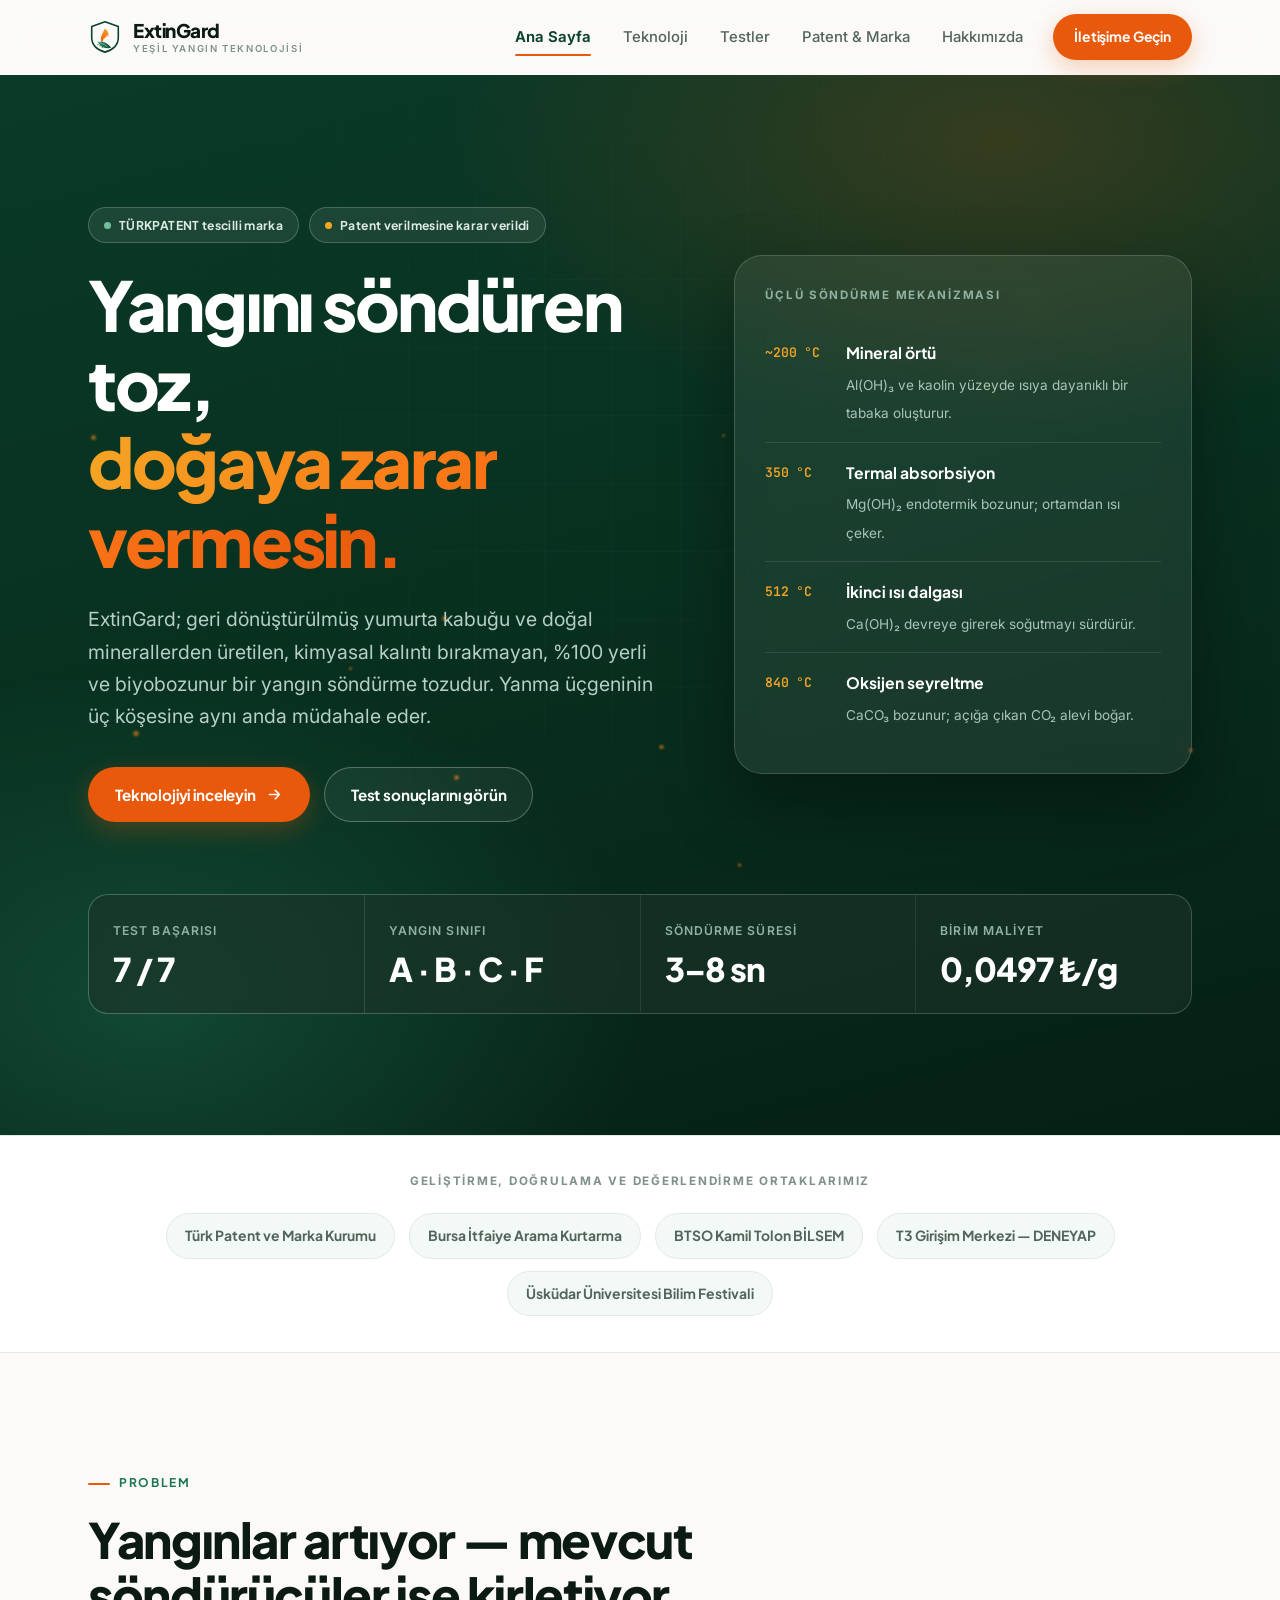
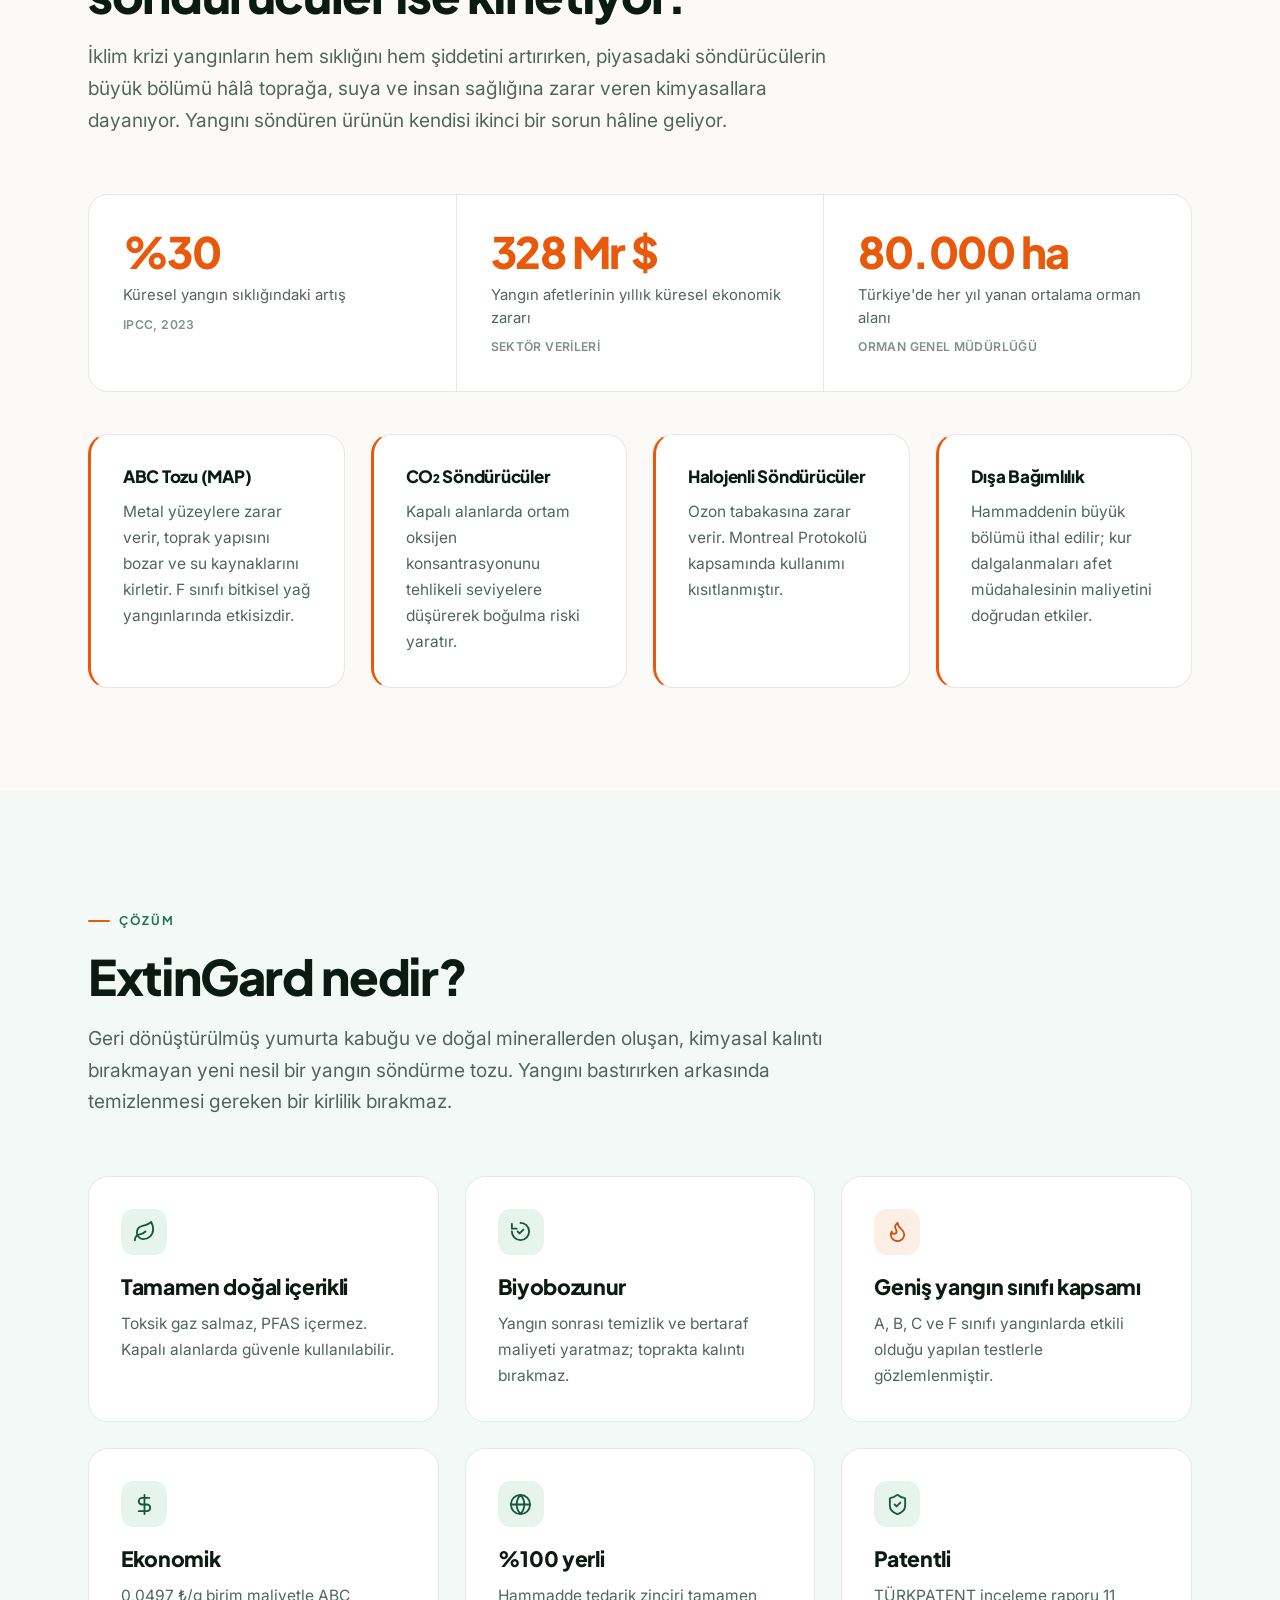
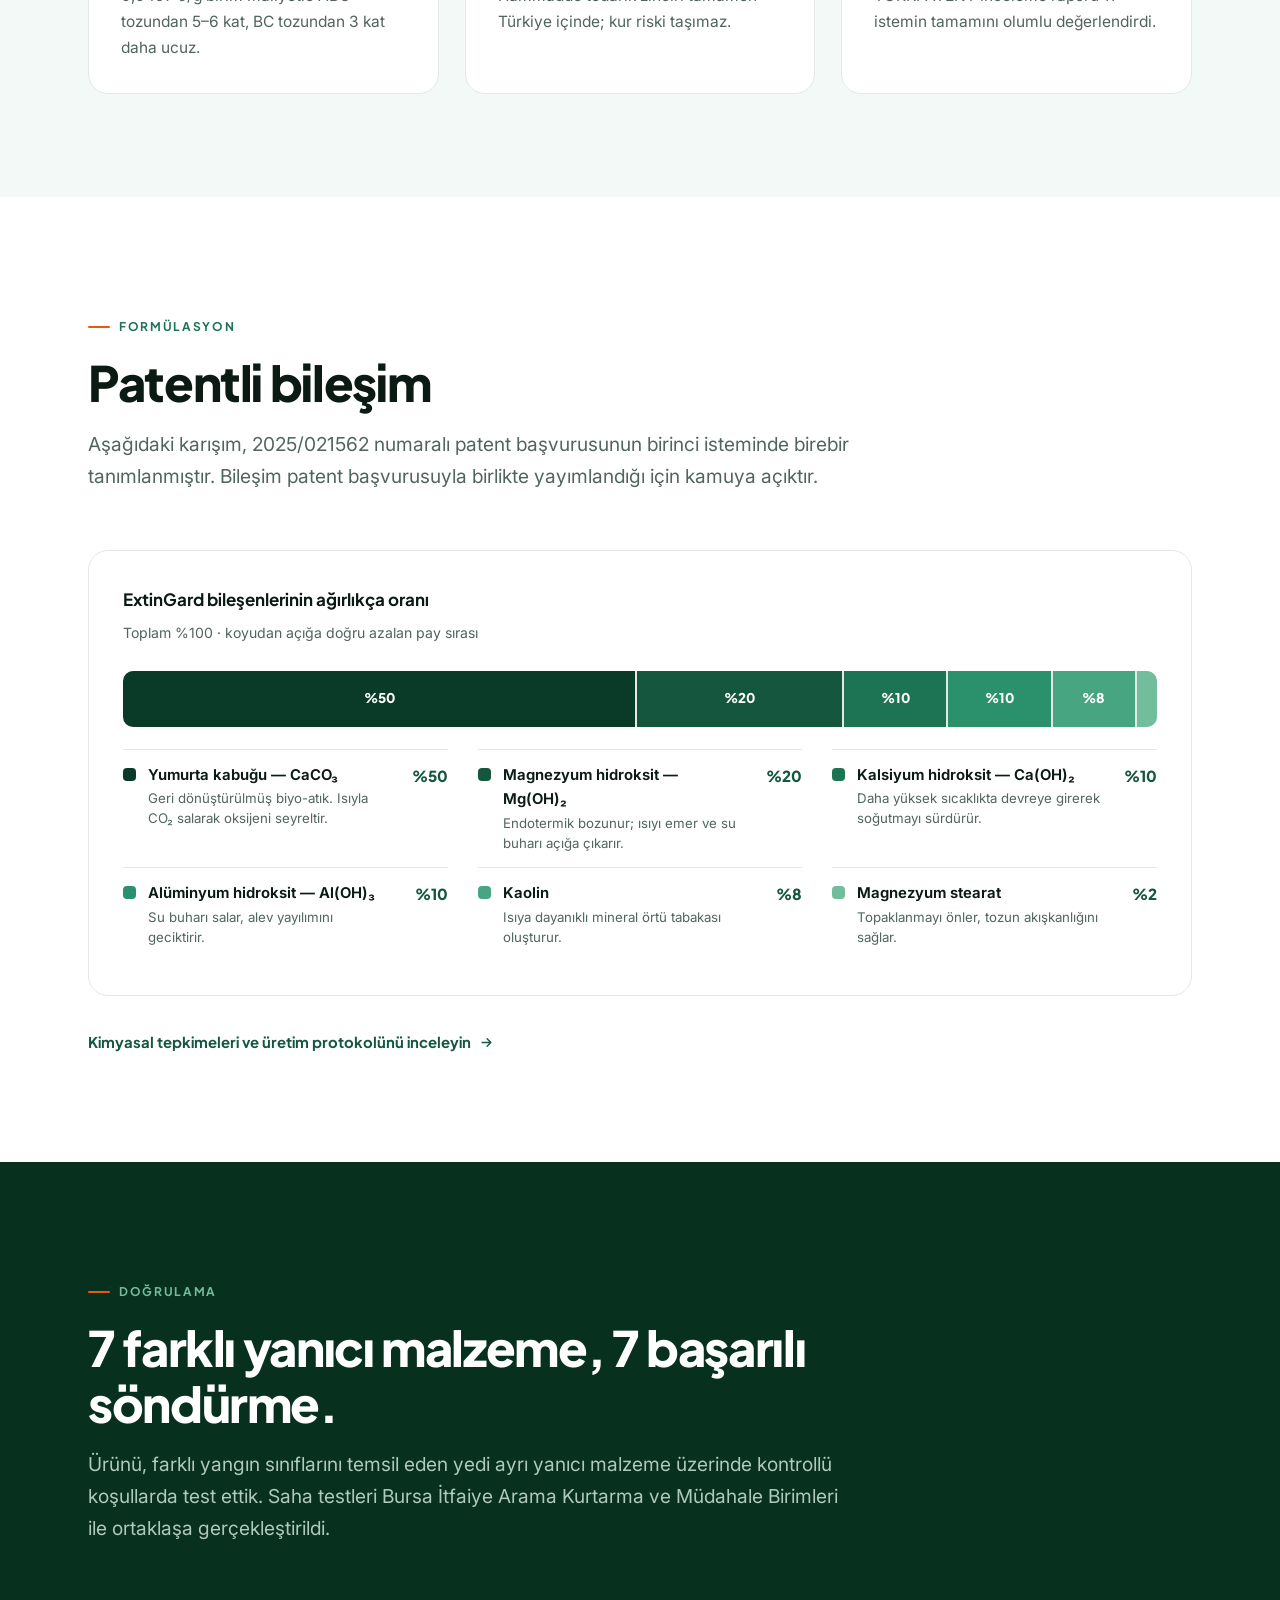
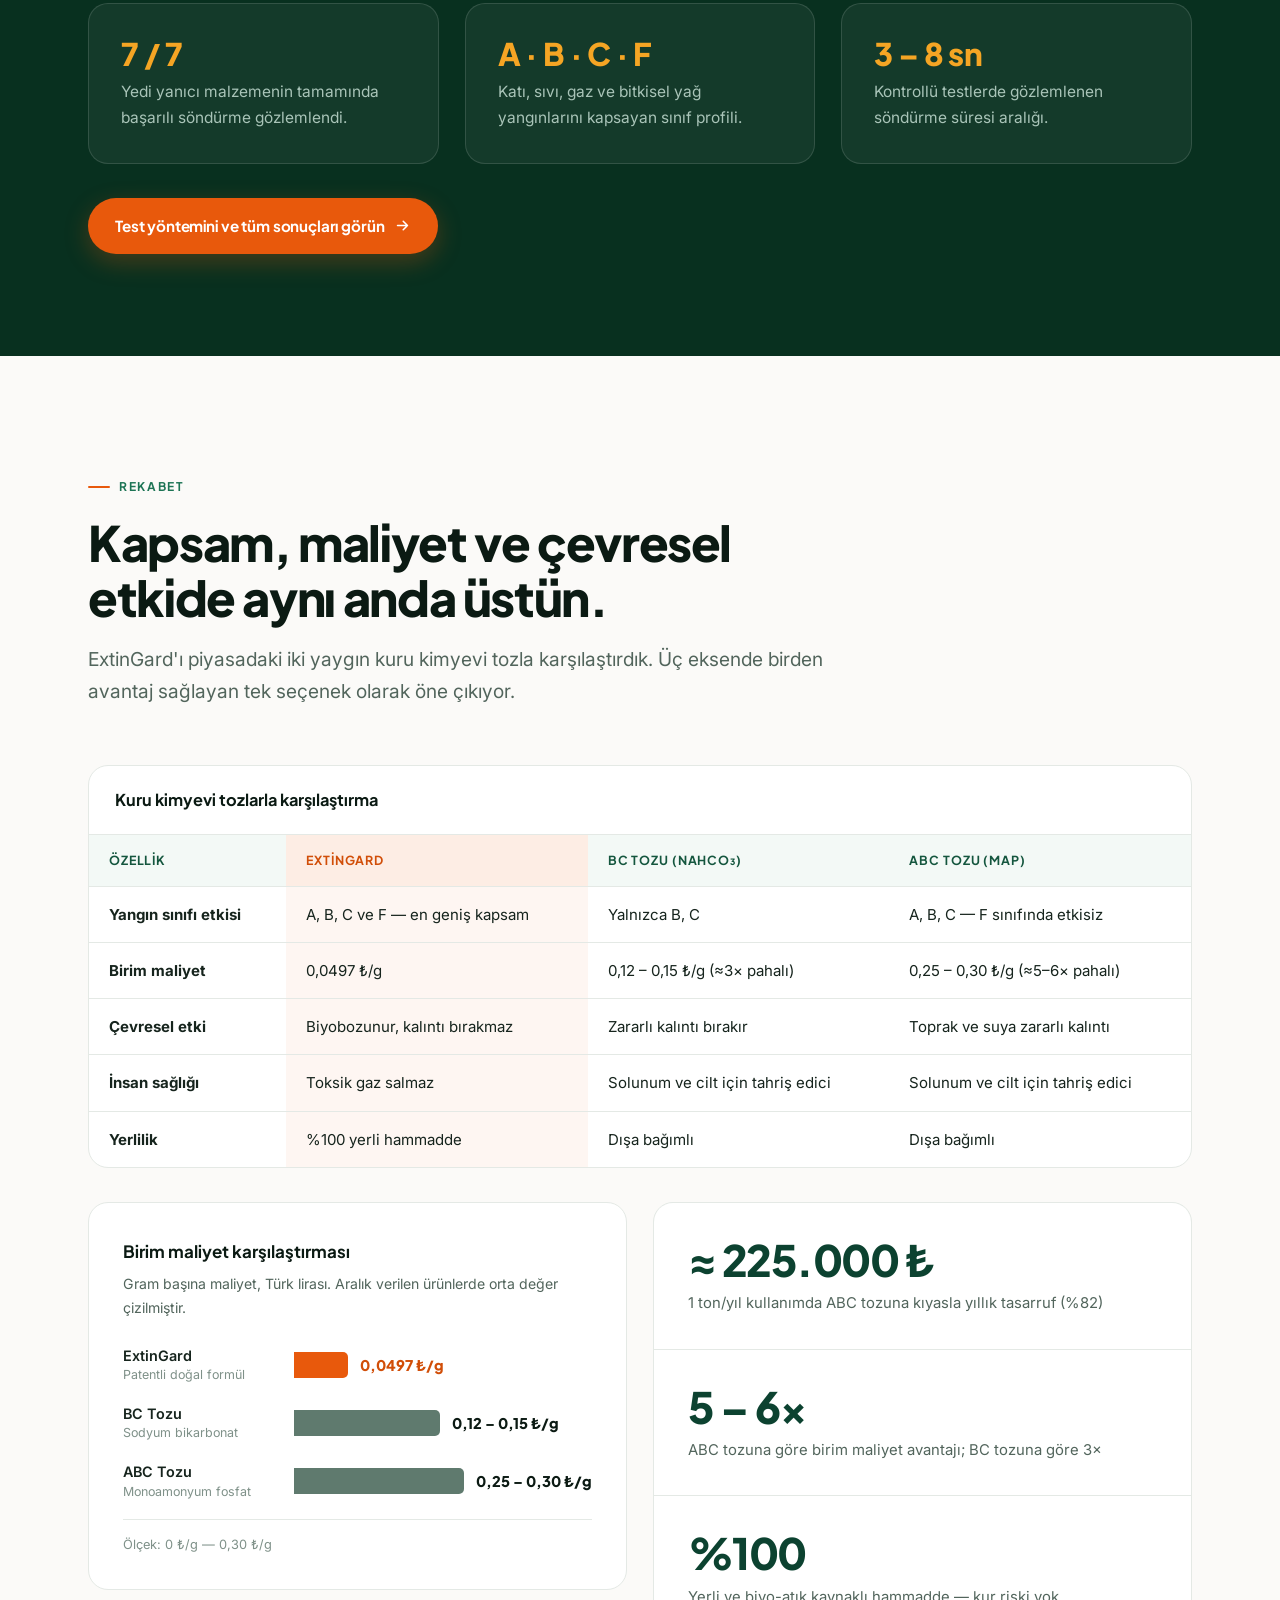
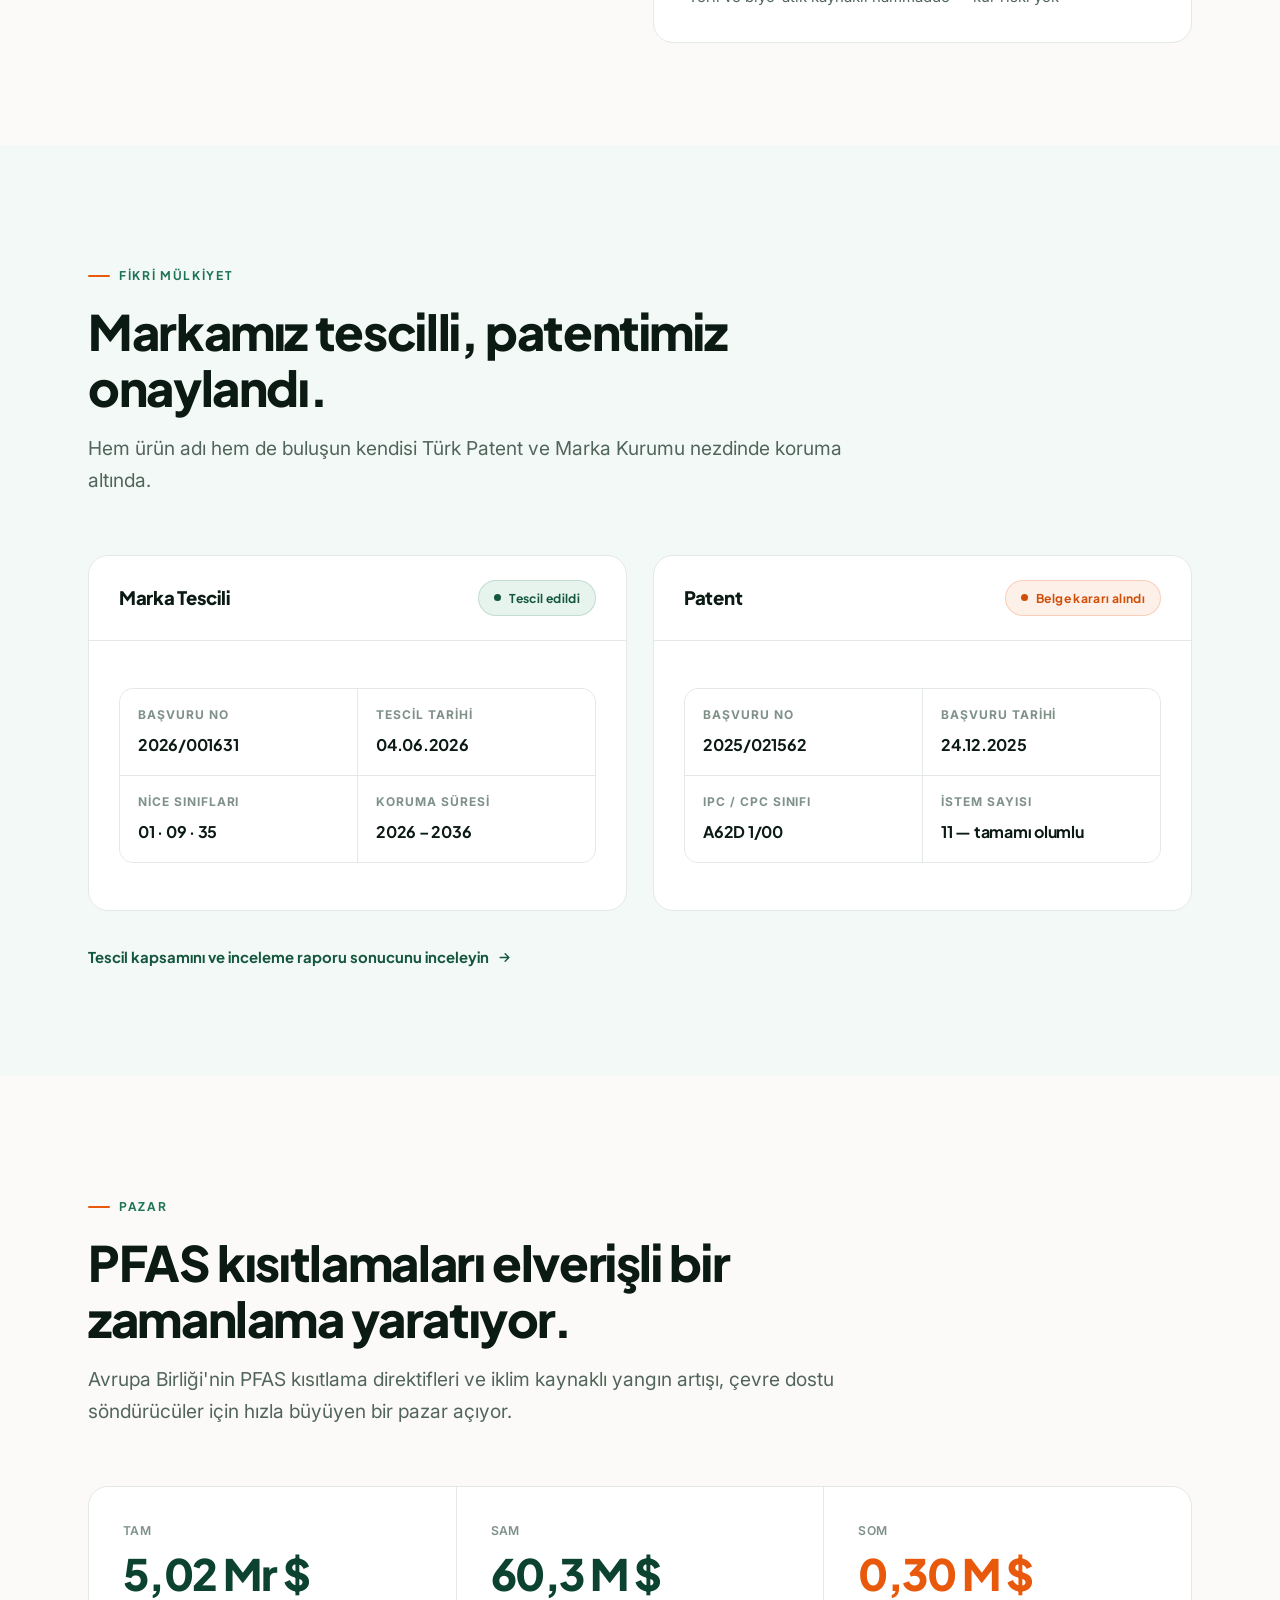
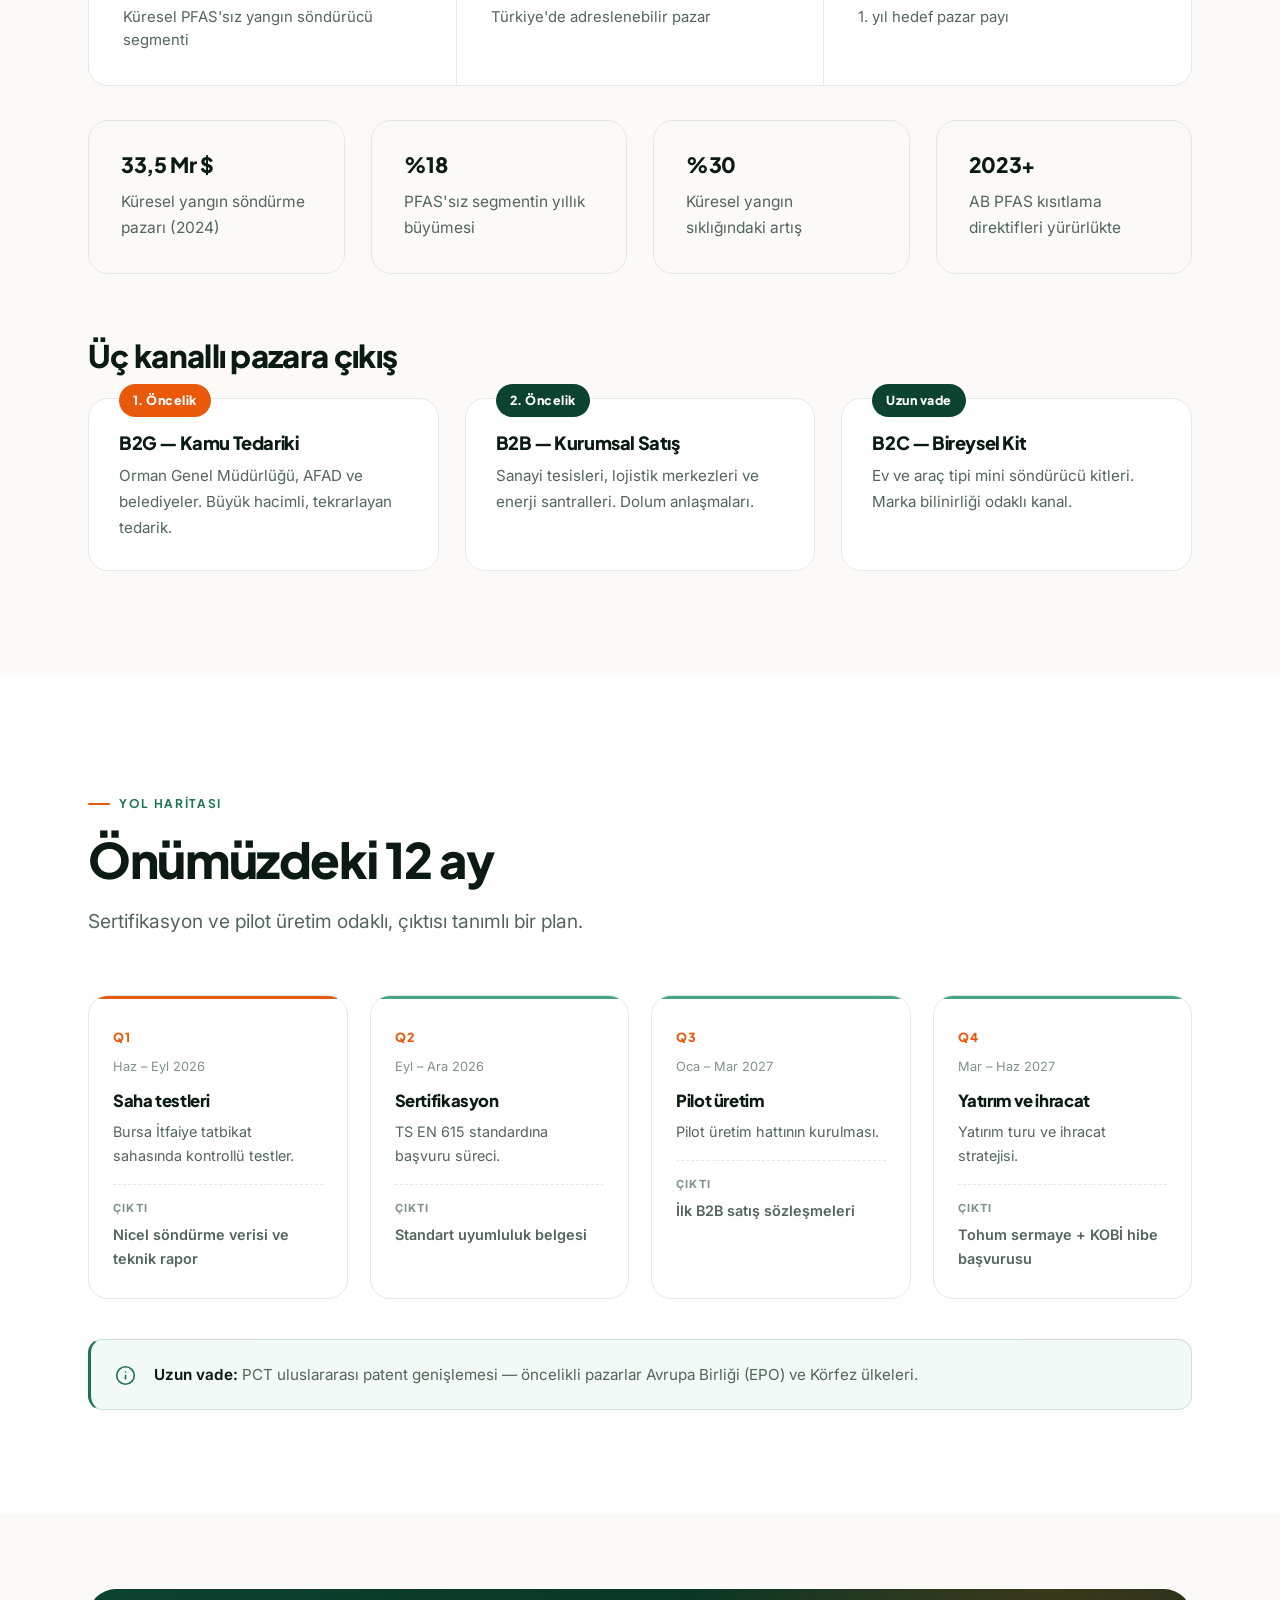
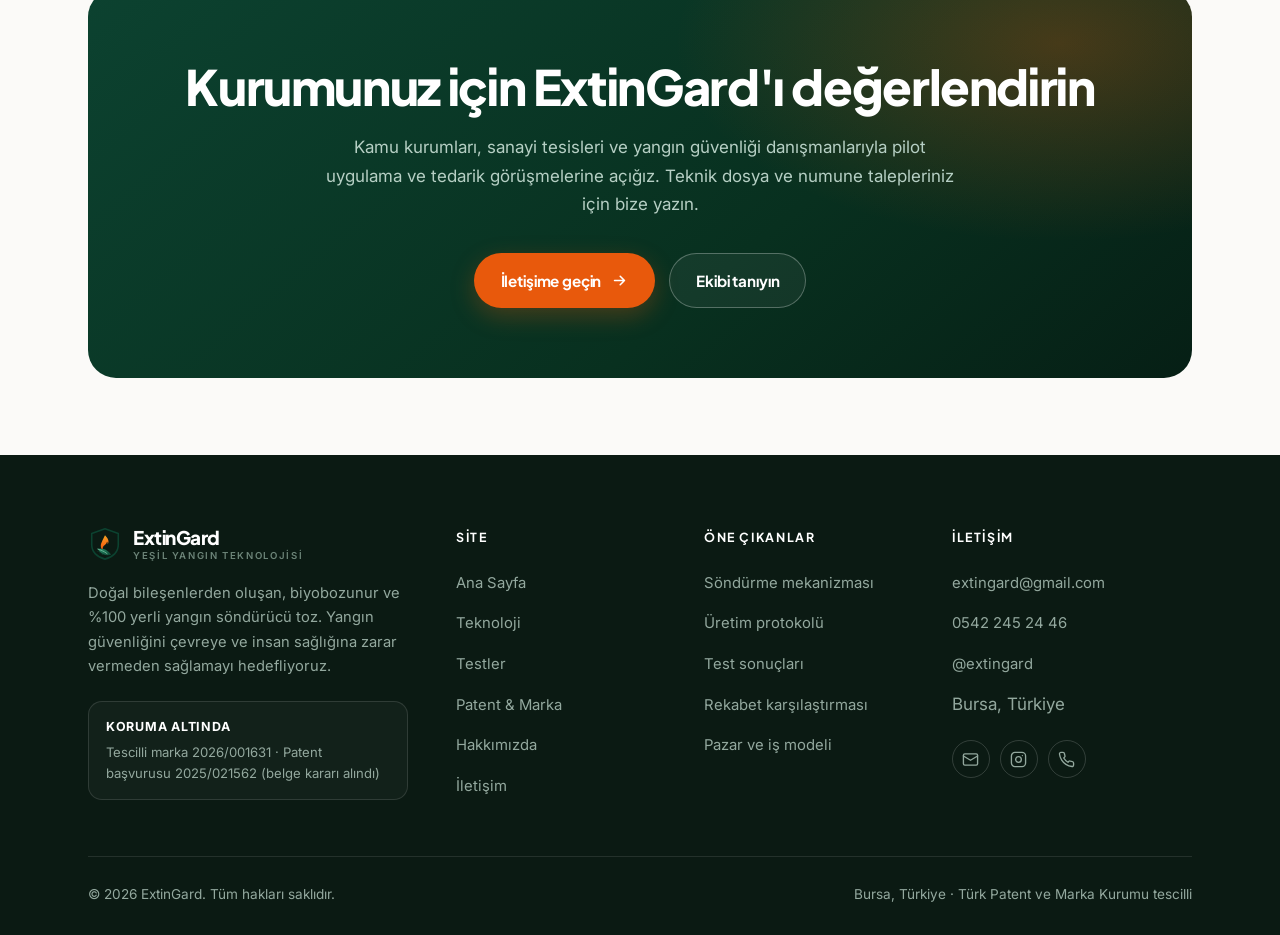
<file: index.html>
<!DOCTYPE html>
<html lang="tr">
<head>
<meta charset="UTF-8">
<meta name="viewport" content="width=device-width, initial-scale=1">
<title>ExtinGard — Doğal Bileşenlerden Oluşan Yangın Söndürücü Toz</title>
<meta name="description" content="ExtinGard, geri dönüştürülmüş yumurta kabuğu ve doğal minerallerden üretilen, %100 yerli, biyobozunur ve patentli yangın söndürme tozudur. A, B, C ve F sınıfı yangınlarda etkili.">
<meta name="author" content="ExtinGard">
<meta name="theme-color" content="#08301F">
<link rel="icon" href="assets/img/logo.svg" type="image/svg+xml">
<meta property="og:type" content="website">
<meta property="og:locale" content="tr_TR">
<meta property="og:site_name" content="ExtinGard">
<meta property="og:title" content="ExtinGard — Doğal Bileşenlerden Oluşan Yangın Söndürücü Toz">
<meta property="og:description" content="Biyo-atıktan üretilen, %100 yerli ve biyobozunur yangın söndürme tozu. TÜRKPATENT tescilli marka, onaylı patent.">
<link rel="preconnect" href="https://fonts.googleapis.com">
<link rel="preconnect" href="https://fonts.gstatic.com" crossorigin>
<link href="https://fonts.googleapis.com/css2?family=Plus+Jakarta+Sans:wght@600;700;800&family=Inter:wght@400;500;600;650&family=JetBrains+Mono:wght@500;600&display=swap" rel="stylesheet">
<link rel="stylesheet" href="assets/css/style.css">
<script type="application/ld+json">
{
  "@context": "https://schema.org",
  "@graph": [
    {
      "@type": "Organization",
      "@id": "#org",
      "name": "ExtinGard",
      "description": "Doğal bileşenlerden üretilen, biyobozunur yangın söndürücü toz geliştiren yeşil teknoloji girişimi.",
      "email": "extingard@gmail.com",
      "telephone": "+90 542 245 24 46",
      "address": { "@type": "PostalAddress", "addressLocality": "Bursa", "addressCountry": "TR" }
    },
    {
      "@type": "Product",
      "name": "ExtinGard Yangın Söndürücü Toz",
      "brand": { "@id": "#org" },
      "category": "Yangın söndürücü maddeler",
      "description": "Geri dönüştürülmüş yumurta kabuğu ve doğal minerallerden oluşan, kimyasal kalıntı bırakmayan, A, B, C ve F sınıfı yangınlarda etkili söndürme tozu."
    }
  ]
}
</script>
</head>
<body>
<a class="skip-link" href="#main">İçeriğe geç</a>

<header class="site-header">
  <div class="wrap">
    <nav class="nav" aria-label="Ana menü">
      <a class="brand" href="index.html" aria-label="ExtinGard ana sayfa">
        <img class="brand__mark" src="assets/img/logo.svg" alt="" width="34" height="34">
        <span class="brand__text">
          <span class="brand__name">ExtinGard</span>
          <span class="brand__tag">Yeşil Yangın Teknolojisi</span>
        </span>
      </a>
      <button class="nav__toggle" type="button" aria-expanded="false" aria-controls="nav-links" aria-label="Menüyü aç veya kapat"><span></span></button>
      <div class="nav__links" id="nav-links">
        <a class="nav__link is-active" href="index.html" aria-current="page">Ana Sayfa</a>
        <a class="nav__link" href="teknoloji.html">Teknoloji</a>
        <a class="nav__link" href="testler.html">Testler</a>
        <a class="nav__link" href="patent.html">Patent &amp; Marka</a>
        <a class="nav__link" href="hakkimizda.html">Hakkımızda</a>
        <span class="nav__cta"><a class="btn btn--primary btn--sm" href="iletisim.html">İletişime Geçin</a></span>
      </div>
    </nav>
  </div>
</header>

<main id="main">

  <!-- ============ HERO ============ -->
  <section class="hero">
    <div class="wrap">
      <div class="hero__grid">
        <div>
          <div class="badge-row">
            <span class="badge badge--glass"><span class="badge__dot" style="background:#72BD9C"></span> TÜRKPATENT tescilli marka</span>
            <span class="badge badge--glass"><span class="badge__dot" style="background:#F5A524"></span> Patent verilmesine karar verildi</span>
          </div>
          <h1 class="h-xl">Yangını söndüren toz,<br><em>doğaya zarar vermesin.</em></h1>
          <p class="hero__sub">
            ExtinGard; geri dönüştürülmüş yumurta kabuğu ve doğal minerallerden üretilen,
            kimyasal kalıntı bırakmayan, %100 yerli ve biyobozunur bir yangın söndürme tozudur.
            Yanma üçgeninin üç köşesine aynı anda müdahale eder.
          </p>
          <div class="btn-row">
            <a class="btn btn--primary" href="teknoloji.html">
              Teknolojiyi inceleyin
              <svg viewBox="0 0 24 24" fill="none" stroke="currentColor" stroke-width="2.2" stroke-linecap="round" stroke-linejoin="round"><path d="M5 12h14M13 6l6 6-6 6"/></svg>
            </a>
            <a class="btn btn--on-dark" href="testler.html">Test sonuçlarını görün</a>
          </div>
        </div>

        <div class="hero__visual">
          <div class="hero__card">
            <p class="hero__card-title">Üçlü söndürme mekanizması</p>
            <ul class="mech-list">
              <li class="mech-item">
                <span class="mech-item__temp">~200 °C</span>
                <span class="mech-item__body">
                  <strong>Mineral örtü</strong>
                  <span>Al(OH)₃ ve kaolin yüzeyde ısıya dayanıklı bir tabaka oluşturur.</span>
                </span>
              </li>
              <li class="mech-item">
                <span class="mech-item__temp">350 °C</span>
                <span class="mech-item__body">
                  <strong>Termal absorbsiyon</strong>
                  <span>Mg(OH)₂ endotermik bozunur; ortamdan ısı çeker.</span>
                </span>
              </li>
              <li class="mech-item">
                <span class="mech-item__temp">512 °C</span>
                <span class="mech-item__body">
                  <strong>İkinci ısı dalgası</strong>
                  <span>Ca(OH)₂ devreye girerek soğutmayı sürdürür.</span>
                </span>
              </li>
              <li class="mech-item">
                <span class="mech-item__temp">840 °C</span>
                <span class="mech-item__body">
                  <strong>Oksijen seyreltme</strong>
                  <span>CaCO₃ bozunur; açığa çıkan CO₂ alevi boğar.</span>
                </span>
              </li>
            </ul>
          </div>
        </div>
      </div>

      <dl class="hero__stats">
        <div class="hero__stat">
          <dt>Test başarısı</dt>
          <dd>7 / 7</dd>
        </div>
        <div class="hero__stat">
          <dt>Yangın sınıfı</dt>
          <dd>A · B · C · F</dd>
        </div>
        <div class="hero__stat">
          <dt>Söndürme süresi</dt>
          <dd>3–8 sn</dd>
        </div>
        <div class="hero__stat">
          <dt>Birim maliyet</dt>
          <dd>0,0497 ₺/g</dd>
        </div>
      </dl>
    </div>
  </section>

  <!-- ============ KURUMSAL ŞERİT ============ -->
  <section class="trust">
    <div class="wrap">
      <p class="trust__label">Geliştirme, doğrulama ve değerlendirme ortaklarımız</p>
      <div class="trust__row">
        <span class="trust__item">Türk Patent ve Marka Kurumu</span>
        <span class="trust__item">Bursa İtfaiye Arama Kurtarma</span>
        <span class="trust__item">BTSO Kamil Tolon BİLSEM</span>
        <span class="trust__item">T3 Girişim Merkezi — DENEYAP</span>
        <span class="trust__item">Üsküdar Üniversitesi Bilim Festivali</span>
      </div>
    </div>
  </section>

  <!-- ============ PROBLEM ============ -->
  <section class="section" id="problem">
    <div class="wrap">
      <div class="section-head" data-reveal>
        <p class="eyebrow">Problem</p>
        <h2 class="h-lg">Yangınlar artıyor — mevcut söndürücüler ise kirletiyor.</h2>
        <p class="lead">
          İklim krizi yangınların hem sıklığını hem şiddetini artırırken, piyasadaki söndürücülerin
          büyük bölümü hâlâ toprağa, suya ve insan sağlığına zarar veren kimyasallara dayanıyor.
          Yangını söndüren ürünün kendisi ikinci bir sorun hâline geliyor.
        </p>
      </div>

      <div class="stats stats--3" data-reveal>
        <div class="stat">
          <p class="stat__value stat__value--flame"><span data-count="30" data-prefix="%">%30</span></p>
          <p class="stat__label">Küresel yangın sıklığındaki artış</p>
          <p class="stat__note">IPCC, 2023</p>
        </div>
        <div class="stat">
          <p class="stat__value stat__value--flame"><span data-count="328" data-suffix=" Mr $">328 Mr $</span></p>
          <p class="stat__label">Yangın afetlerinin yıllık küresel ekonomik zararı</p>
          <p class="stat__note">Sektör verileri</p>
        </div>
        <div class="stat">
          <p class="stat__value stat__value--flame"><span data-count="80000" data-suffix=" ha">80.000 ha</span></p>
          <p class="stat__label">Türkiye'de her yıl yanan ortalama orman alanı</p>
          <p class="stat__note">Orman Genel Müdürlüğü</p>
        </div>
      </div>

      <div class="grid grid--4" style="margin-top:clamp(28px,3.4vw,42px)">
        <article class="card card--issue card--hover" data-reveal data-delay="1">
          <h3 class="h-sm">ABC Tozu (MAP)</h3>
          <p>Metal yüzeylere zarar verir, toprak yapısını bozar ve su kaynaklarını kirletir. F sınıfı bitkisel yağ yangınlarında etkisizdir.</p>
        </article>
        <article class="card card--issue card--hover" data-reveal data-delay="2">
          <h3 class="h-sm">CO₂ Söndürücüler</h3>
          <p>Kapalı alanlarda ortam oksijen konsantrasyonunu tehlikeli seviyelere düşürerek boğulma riski yaratır.</p>
        </article>
        <article class="card card--issue card--hover" data-reveal data-delay="3">
          <h3 class="h-sm">Halojenli Söndürücüler</h3>
          <p>Ozon tabakasına zarar verir. Montreal Protokolü kapsamında kullanımı kısıtlanmıştır.</p>
        </article>
        <article class="card card--issue card--hover" data-reveal data-delay="4">
          <h3 class="h-sm">Dışa Bağımlılık</h3>
          <p>Hammaddenin büyük bölümü ithal edilir; kur dalgalanmaları afet müdahalesinin maliyetini doğrudan etkiler.</p>
        </article>
      </div>
    </div>
  </section>

  <!-- ============ ÇÖZÜM ============ -->
  <section class="section section--mint" id="cozum">
    <div class="wrap">
      <div class="section-head" data-reveal>
        <p class="eyebrow">Çözüm</p>
        <h2 class="h-lg">ExtinGard nedir?</h2>
        <p class="lead">
          Geri dönüştürülmüş yumurta kabuğu ve doğal minerallerden oluşan, kimyasal kalıntı bırakmayan
          yeni nesil bir yangın söndürme tozu. Yangını bastırırken arkasında temizlenmesi gereken bir
          kirlilik bırakmaz.
        </p>
      </div>

      <div class="grid grid--3">
        <article class="card card--hover" data-reveal>
          <span class="card__icon">
            <svg viewBox="0 0 24 24" fill="none" stroke="currentColor" stroke-width="1.9" stroke-linecap="round" stroke-linejoin="round"><path d="M11 20A7 7 0 0 1 9.8 6.1C15.5 5 17 4.48 19 2c1 2 2 4.18 2 8 0 5.5-4.78 10-10 10Z"/><path d="M2 21c0-3 1.85-5.36 5.08-6C9.5 14.52 12 13 13 12"/></svg>
          </span>
          <h3 class="h-sm">Tamamen doğal içerikli</h3>
          <p>Toksik gaz salmaz, PFAS içermez. Kapalı alanlarda güvenle kullanılabilir.</p>
        </article>
        <article class="card card--hover" data-reveal data-delay="1">
          <span class="card__icon">
            <svg viewBox="0 0 24 24" fill="none" stroke="currentColor" stroke-width="1.9" stroke-linecap="round" stroke-linejoin="round"><path d="M3 12a9 9 0 1 0 9-9"/><path d="M3 4v5h5"/><path d="m9 12 2 2 4-4"/></svg>
          </span>
          <h3 class="h-sm">Biyobozunur</h3>
          <p>Yangın sonrası temizlik ve bertaraf maliyeti yaratmaz; toprakta kalıntı bırakmaz.</p>
        </article>
        <article class="card card--hover" data-reveal data-delay="2">
          <span class="card__icon card__icon--flame">
            <svg viewBox="0 0 24 24" fill="none" stroke="currentColor" stroke-width="1.9" stroke-linecap="round" stroke-linejoin="round"><path d="M8.5 14.5A2.5 2.5 0 0 0 11 12c0-1.38-.5-2-1-3-1.072-2.143-.224-4.054 2-6 .5 2.5 2 4.9 4 6.5 2 1.6 3 3.5 3 5.5a7 7 0 1 1-14 0c0-1.153.433-2.294 1-3a2.5 2.5 0 0 0 2.5 2.5Z"/></svg>
          </span>
          <h3 class="h-sm">Geniş yangın sınıfı kapsamı</h3>
          <p>A, B, C ve F sınıfı yangınlarda etkili olduğu yapılan testlerle gözlemlenmiştir.</p>
        </article>
        <article class="card card--hover" data-reveal>
          <span class="card__icon">
            <svg viewBox="0 0 24 24" fill="none" stroke="currentColor" stroke-width="1.9" stroke-linecap="round" stroke-linejoin="round"><path d="M12 2v20M17 5H9.5a3.5 3.5 0 0 0 0 7h5a3.5 3.5 0 0 1 0 7H6"/></svg>
          </span>
          <h3 class="h-sm">Ekonomik</h3>
          <p>0,0497 ₺/g birim maliyetle ABC tozundan 5–6 kat, BC tozundan 3 kat daha ucuz.</p>
        </article>
        <article class="card card--hover" data-reveal data-delay="1">
          <span class="card__icon">
            <svg viewBox="0 0 24 24" fill="none" stroke="currentColor" stroke-width="1.9" stroke-linecap="round" stroke-linejoin="round"><circle cx="12" cy="12" r="10"/><path d="M2 12h20M12 2a15.3 15.3 0 0 1 4 10 15.3 15.3 0 0 1-4 10 15.3 15.3 0 0 1-4-10 15.3 15.3 0 0 1 4-10Z"/></svg>
          </span>
          <h3 class="h-sm">%100 yerli</h3>
          <p>Hammadde tedarik zinciri tamamen Türkiye içinde; kur riski taşımaz.</p>
        </article>
        <article class="card card--hover" data-reveal data-delay="2">
          <span class="card__icon">
            <svg viewBox="0 0 24 24" fill="none" stroke="currentColor" stroke-width="1.9" stroke-linecap="round" stroke-linejoin="round"><path d="M20 13c0 5-3.5 7.5-7.66 8.95a1 1 0 0 1-.67-.01C7.5 20.5 4 18 4 13V6a1 1 0 0 1 1-1c2 0 4.5-1.2 6.24-2.72a1.17 1.17 0 0 1 1.52 0C14.51 3.81 17 5 19 5a1 1 0 0 1 1 1Z"/><path d="m9 12 2 2 4-4"/></svg>
          </span>
          <h3 class="h-sm">Patentli</h3>
          <p>TÜRKPATENT inceleme raporu 11 istemin tamamını olumlu değerlendirdi.</p>
        </article>
      </div>
    </div>
  </section>

  <!-- ============ BİLEŞİM ============ -->
  <section class="section section--paper" id="bilesim">
    <div class="wrap">
      <div class="section-head" data-reveal>
        <p class="eyebrow">Formülasyon</p>
        <h2 class="h-lg">Patentli bileşim</h2>
        <p class="lead">
          Aşağıdaki karışım, 2025/021562 numaralı patent başvurusunun birinci isteminde birebir
          tanımlanmıştır. Bileşim patent başvurusuyla birlikte yayımlandığı için kamuya açıktır.
        </p>
      </div>

      <figure class="viz" data-reveal style="margin:0">
        <figcaption>
          <p class="viz__title">ExtinGard bileşenlerinin ağırlıkça oranı</p>
          <p class="viz__sub">Toplam %100 · koyudan açığa doğru azalan pay sırası</p>
        </figcaption>

        <div class="compo-bar" role="img" aria-label="Bileşim: yumurta kabuğu %50, magnezyum hidroksit %20, kalsiyum hidroksit %10, alüminyum hidroksit %10, kaolin %8, magnezyum stearat %2">
          <div class="compo-bar__seg" style="flex:50;background:#0A3A28"><span>%50</span></div>
          <div class="compo-bar__seg" style="flex:20;background:#14563E"><span>%20</span></div>
          <div class="compo-bar__seg" style="flex:10;background:#1D7455"><span>%10</span></div>
          <div class="compo-bar__seg" style="flex:10;background:#2A916C"><span>%10</span></div>
          <div class="compo-bar__seg" style="flex:8;background:#48A582"><span>%8</span></div>
          <div class="compo-bar__seg" data-small="true" style="flex:2;background:#72BD9C"><span>%2</span></div>
        </div>

        <ul class="compo-legend">
          <li>
            <span class="compo-legend__swatch" style="background:#0A3A28"></span>
            <span>
              <span class="compo-legend__name">Yumurta kabuğu — CaCO₃</span>
              <span class="compo-legend__role">Geri dönüştürülmüş biyo-atık. Isıyla CO₂ salarak oksijeni seyreltir.</span>
            </span>
            <span class="compo-legend__pct">%50</span>
          </li>
          <li>
            <span class="compo-legend__swatch" style="background:#14563E"></span>
            <span>
              <span class="compo-legend__name">Magnezyum hidroksit — Mg(OH)₂</span>
              <span class="compo-legend__role">Endotermik bozunur; ısıyı emer ve su buharı açığa çıkarır.</span>
            </span>
            <span class="compo-legend__pct">%20</span>
          </li>
          <li>
            <span class="compo-legend__swatch" style="background:#1D7455"></span>
            <span>
              <span class="compo-legend__name">Kalsiyum hidroksit — Ca(OH)₂</span>
              <span class="compo-legend__role">Daha yüksek sıcaklıkta devreye girerek soğutmayı sürdürür.</span>
            </span>
            <span class="compo-legend__pct">%10</span>
          </li>
          <li>
            <span class="compo-legend__swatch" style="background:#2A916C"></span>
            <span>
              <span class="compo-legend__name">Alüminyum hidroksit — Al(OH)₃</span>
              <span class="compo-legend__role">Su buharı salar, alev yayılımını geciktirir.</span>
            </span>
            <span class="compo-legend__pct">%10</span>
          </li>
          <li>
            <span class="compo-legend__swatch" style="background:#48A582"></span>
            <span>
              <span class="compo-legend__name">Kaolin</span>
              <span class="compo-legend__role">Isıya dayanıklı mineral örtü tabakası oluşturur.</span>
            </span>
            <span class="compo-legend__pct">%8</span>
          </li>
          <li>
            <span class="compo-legend__swatch" style="background:#72BD9C"></span>
            <span>
              <span class="compo-legend__name">Magnezyum stearat</span>
              <span class="compo-legend__role">Topaklanmayı önler, tozun akışkanlığını sağlar.</span>
            </span>
            <span class="compo-legend__pct">%2</span>
          </li>
        </ul>
      </figure>

      <div class="btn-row" data-reveal>
        <a class="link-arrow" href="teknoloji.html">
          Kimyasal tepkimeleri ve üretim protokolünü inceleyin
          <svg viewBox="0 0 24 24" fill="none" stroke="currentColor" stroke-width="2.2" stroke-linecap="round" stroke-linejoin="round"><path d="M5 12h14M13 6l6 6-6 6"/></svg>
        </a>
      </div>
    </div>
  </section>

  <!-- ============ TEST SONUÇLARI ============ -->
  <section class="section section--dark" id="testler">
    <div class="wrap">
      <div class="section-head" data-reveal>
        <p class="eyebrow">Doğrulama</p>
        <h2 class="h-lg">7 farklı yanıcı malzeme, 7 başarılı söndürme.</h2>
        <p class="lead">
          Ürünü, farklı yangın sınıflarını temsil eden yedi ayrı yanıcı malzeme üzerinde kontrollü
          koşullarda test ettik. Saha testleri Bursa İtfaiye Arama Kurtarma ve Müdahale Birimleri
          ile ortaklaşa gerçekleştirildi.
        </p>
      </div>

      <div class="grid grid--3">
        <article class="card card--dark" data-reveal>
          <h3 class="h-md" style="color:#F5A524;margin-bottom:8px">7 / 7</h3>
          <p>Yedi yanıcı malzemenin tamamında başarılı söndürme gözlemlendi.</p>
        </article>
        <article class="card card--dark" data-reveal data-delay="1">
          <h3 class="h-md" style="color:#F5A524;margin-bottom:8px">A · B · C · F</h3>
          <p>Katı, sıvı, gaz ve bitkisel yağ yangınlarını kapsayan sınıf profili.</p>
        </article>
        <article class="card card--dark" data-reveal data-delay="2">
          <h3 class="h-md" style="color:#F5A524;margin-bottom:8px">3 – 8 sn</h3>
          <p>Kontrollü testlerde gözlemlenen söndürme süresi aralığı.</p>
        </article>
      </div>

      <div class="btn-row" data-reveal>
        <a class="btn btn--primary" href="testler.html">
          Test yöntemini ve tüm sonuçları görün
          <svg viewBox="0 0 24 24" fill="none" stroke="currentColor" stroke-width="2.2" stroke-linecap="round" stroke-linejoin="round"><path d="M5 12h14M13 6l6 6-6 6"/></svg>
        </a>
      </div>
    </div>
  </section>

  <!-- ============ REKABET & MALİYET ============ -->
  <section class="section" id="rekabet">
    <div class="wrap">
      <div class="section-head" data-reveal>
        <p class="eyebrow">Rekabet</p>
        <h2 class="h-lg">Kapsam, maliyet ve çevresel etkide aynı anda üstün.</h2>
        <p class="lead">
          ExtinGard'ı piyasadaki iki yaygın kuru kimyevi tozla karşılaştırdık. Üç eksende birden
          avantaj sağlayan tek seçenek olarak öne çıkıyor.
        </p>
      </div>

      <div class="table-wrap" data-reveal>
        <div class="table-scroll">
          <table class="data">
            <caption>Kuru kimyevi tozlarla karşılaştırma</caption>
            <thead>
              <tr>
                <th scope="col">Özellik</th>
                <th scope="col" class="col-hi">ExtinGard</th>
                <th scope="col">BC Tozu (NaHCO₃)</th>
                <th scope="col">ABC Tozu (MAP)</th>
              </tr>
            </thead>
            <tbody>
              <tr>
                <th scope="row">Yangın sınıfı etkisi</th>
                <td class="col-hi">A, B, C ve F — en geniş kapsam</td>
                <td>Yalnızca B, C</td>
                <td>A, B, C — F sınıfında etkisiz</td>
              </tr>
              <tr>
                <th scope="row">Birim maliyet</th>
                <td class="col-hi">0,0497 ₺/g</td>
                <td>0,12 – 0,15 ₺/g (≈3× pahalı)</td>
                <td>0,25 – 0,30 ₺/g (≈5–6× pahalı)</td>
              </tr>
              <tr>
                <th scope="row">Çevresel etki</th>
                <td class="col-hi">Biyobozunur, kalıntı bırakmaz</td>
                <td>Zararlı kalıntı bırakır</td>
                <td>Toprak ve suya zararlı kalıntı</td>
              </tr>
              <tr>
                <th scope="row">İnsan sağlığı</th>
                <td class="col-hi">Toksik gaz salmaz</td>
                <td>Solunum ve cilt için tahriş edici</td>
                <td>Solunum ve cilt için tahriş edici</td>
              </tr>
              <tr>
                <th scope="row">Yerlilik</th>
                <td class="col-hi">%100 yerli hammadde</td>
                <td>Dışa bağımlı</td>
                <td>Dışa bağımlı</td>
              </tr>
            </tbody>
          </table>
        </div>
      </div>

      <div class="grid grid--2" style="margin-top:clamp(24px,3vw,34px);align-items:start">
        <figure class="viz" data-reveal style="margin:0">
          <figcaption>
            <p class="viz__title">Birim maliyet karşılaştırması</p>
            <p class="viz__sub">Gram başına maliyet, Türk lirası. Aralık verilen ürünlerde orta değer çizilmiştir.</p>
          </figcaption>
          <div class="cost-chart">
            <div class="cost-row cost-row--hi">
              <span class="cost-row__label">ExtinGard <small>Patentli doğal formül</small></span>
              <span class="cost-row__track">
                <span class="cost-row__bar" data-width="18"></span>
                <span class="cost-row__val">0,0497 ₺/g</span>
              </span>
            </div>
            <div class="cost-row">
              <span class="cost-row__label">BC Tozu <small>Sodyum bikarbonat</small></span>
              <span class="cost-row__track">
                <span class="cost-row__bar" data-width="49"></span>
                <span class="cost-row__val">0,12 – 0,15 ₺/g</span>
              </span>
            </div>
            <div class="cost-row">
              <span class="cost-row__label">ABC Tozu <small>Monoamonyum fosfat</small></span>
              <span class="cost-row__track">
                <span class="cost-row__bar" data-width="100"></span>
                <span class="cost-row__val">0,25 – 0,30 ₺/g</span>
              </span>
            </div>
          </div>
          <p class="chart-axis">Ölçek: 0 ₺/g — 0,30 ₺/g</p>
        </figure>

        <div data-reveal data-delay="1">
          <div class="stats stats--3" style="grid-template-columns:1fr">
            <div class="stat">
              <p class="stat__value">≈ 225.000 ₺</p>
              <p class="stat__label">1 ton/yıl kullanımda ABC tozuna kıyasla yıllık tasarruf (%82)</p>
            </div>
            <div class="stat">
              <p class="stat__value">5 – 6×</p>
              <p class="stat__label">ABC tozuna göre birim maliyet avantajı; BC tozuna göre 3×</p>
            </div>
            <div class="stat">
              <p class="stat__value">%100</p>
              <p class="stat__label">Yerli ve biyo-atık kaynaklı hammadde — kur riski yok</p>
            </div>
          </div>
        </div>
      </div>
    </div>
  </section>

  <!-- ============ FİKRİ MÜLKİYET ============ -->
  <section class="section section--mint" id="fikri-mulkiyet">
    <div class="wrap">
      <div class="section-head" data-reveal>
        <p class="eyebrow">Fikri Mülkiyet</p>
        <h2 class="h-lg">Markamız tescilli, patentimiz onaylandı.</h2>
        <p class="lead">
          Hem ürün adı hem de buluşun kendisi Türk Patent ve Marka Kurumu nezdinde koruma altında.
        </p>
      </div>

      <div class="grid grid--2">
        <article class="ip-card" data-reveal>
          <div class="ip-card__head">
            <h3 class="h-sm">Marka Tescili</h3>
            <span class="badge"><span class="badge__dot"></span> Tescil edildi</span>
          </div>
          <div class="ip-card__body">
            <dl class="kv">
              <div><dt>Başvuru No</dt><dd>2026/001631</dd></div>
              <div><dt>Tescil Tarihi</dt><dd>04.06.2026</dd></div>
              <div><dt>Nice Sınıfları</dt><dd>01 · 09 · 35</dd></div>
              <div><dt>Koruma Süresi</dt><dd>2026 – 2036</dd></div>
            </dl>
          </div>
        </article>

        <article class="ip-card" data-reveal data-delay="1">
          <div class="ip-card__head">
            <h3 class="h-sm">Patent</h3>
            <span class="badge badge--flame"><span class="badge__dot"></span> Belge kararı alındı</span>
          </div>
          <div class="ip-card__body">
            <dl class="kv">
              <div><dt>Başvuru No</dt><dd>2025/021562</dd></div>
              <div><dt>Başvuru Tarihi</dt><dd>24.12.2025</dd></div>
              <div><dt>IPC / CPC Sınıfı</dt><dd>A62D 1/00</dd></div>
              <div><dt>İstem Sayısı</dt><dd>11 — tamamı olumlu</dd></div>
            </dl>
          </div>
        </article>
      </div>

      <div class="btn-row" data-reveal>
        <a class="link-arrow" href="patent.html">
          Tescil kapsamını ve inceleme raporu sonucunu inceleyin
          <svg viewBox="0 0 24 24" fill="none" stroke="currentColor" stroke-width="2.2" stroke-linecap="round" stroke-linejoin="round"><path d="M5 12h14M13 6l6 6-6 6"/></svg>
        </a>
      </div>
    </div>
  </section>

  <!-- ============ PAZAR ============ -->
  <section class="section" id="pazar">
    <div class="wrap">
      <div class="section-head" data-reveal>
        <p class="eyebrow">Pazar</p>
        <h2 class="h-lg">PFAS kısıtlamaları elverişli bir zamanlama yaratıyor.</h2>
        <p class="lead">
          Avrupa Birliği'nin PFAS kısıtlama direktifleri ve iklim kaynaklı yangın artışı,
          çevre dostu söndürücüler için hızla büyüyen bir pazar açıyor.
        </p>
      </div>

      <div class="stats stats--3" data-reveal>
        <div class="stat">
          <p class="stat__note" style="margin:0 0 10px">TAM</p>
          <p class="stat__value">5,02 Mr $</p>
          <p class="stat__label">Küresel PFAS'sız yangın söndürücü segmenti</p>
        </div>
        <div class="stat">
          <p class="stat__note" style="margin:0 0 10px">SAM</p>
          <p class="stat__value">60,3 M $</p>
          <p class="stat__label">Türkiye'de adreslenebilir pazar</p>
        </div>
        <div class="stat">
          <p class="stat__note" style="margin:0 0 10px">SOM</p>
          <p class="stat__value stat__value--flame">0,30 M $</p>
          <p class="stat__label">1. yıl hedef pazar payı</p>
        </div>
      </div>

      <div class="grid grid--4" style="margin-top:clamp(24px,3vw,34px)">
        <div class="card card--outline" data-reveal><h3 class="h-sm">33,5 Mr $</h3><p>Küresel yangın söndürme pazarı (2024)</p></div>
        <div class="card card--outline" data-reveal data-delay="1"><h3 class="h-sm">%18</h3><p>PFAS'sız segmentin yıllık büyümesi</p></div>
        <div class="card card--outline" data-reveal data-delay="2"><h3 class="h-sm">%30</h3><p>Küresel yangın sıklığındaki artış</p></div>
        <div class="card card--outline" data-reveal data-delay="3"><h3 class="h-sm">2023+</h3><p>AB PFAS kısıtlama direktifleri yürürlükte</p></div>
      </div>

      <h3 class="h-md" style="margin-top:clamp(40px,5vw,64px)" data-reveal>Üç kanallı pazara çıkış</h3>
      <div class="grid grid--3" style="margin-top:24px">
        <article class="step" data-reveal>
          <span class="step__badge step__badge--flame">1. Öncelik</span>
          <h3>B2G — Kamu Tedariki</h3>
          <p>Orman Genel Müdürlüğü, AFAD ve belediyeler. Büyük hacimli, tekrarlayan tedarik.</p>
        </article>
        <article class="step" data-reveal data-delay="1">
          <span class="step__badge">2. Öncelik</span>
          <h3>B2B — Kurumsal Satış</h3>
          <p>Sanayi tesisleri, lojistik merkezleri ve enerji santralleri. Dolum anlaşmaları.</p>
        </article>
        <article class="step" data-reveal data-delay="2">
          <span class="step__badge">Uzun vade</span>
          <h3>B2C — Bireysel Kit</h3>
          <p>Ev ve araç tipi mini söndürücü kitleri. Marka bilinirliği odaklı kanal.</p>
        </article>
      </div>
    </div>
  </section>

  <!-- ============ YOL HARİTASI ============ -->
  <section class="section section--paper" id="yol-haritasi">
    <div class="wrap">
      <div class="section-head" data-reveal>
        <p class="eyebrow">Yol Haritası</p>
        <h2 class="h-lg">Önümüzdeki 12 ay</h2>
        <p class="lead">Sertifikasyon ve pilot üretim odaklı, çıktısı tanımlı bir plan.</p>
      </div>

      <div class="roadmap">
        <article class="rm-card rm-card--active" data-reveal>
          <span class="rm-card__q">Q1</span>
          <span class="rm-card__date">Haz – Eyl 2026</span>
          <h3>Saha testleri</h3>
          <p>Bursa İtfaiye tatbikat sahasında kontrollü testler.</p>
          <p class="rm-card__out"><span>Çıktı</span>Nicel söndürme verisi ve teknik rapor</p>
        </article>
        <article class="rm-card" data-reveal data-delay="1">
          <span class="rm-card__q">Q2</span>
          <span class="rm-card__date">Eyl – Ara 2026</span>
          <h3>Sertifikasyon</h3>
          <p>TS EN 615 standardına başvuru süreci.</p>
          <p class="rm-card__out"><span>Çıktı</span>Standart uyumluluk belgesi</p>
        </article>
        <article class="rm-card" data-reveal data-delay="2">
          <span class="rm-card__q">Q3</span>
          <span class="rm-card__date">Oca – Mar 2027</span>
          <h3>Pilot üretim</h3>
          <p>Pilot üretim hattının kurulması.</p>
          <p class="rm-card__out"><span>Çıktı</span>İlk B2B satış sözleşmeleri</p>
        </article>
        <article class="rm-card" data-reveal data-delay="3">
          <span class="rm-card__q">Q4</span>
          <span class="rm-card__date">Mar – Haz 2027</span>
          <h3>Yatırım ve ihracat</h3>
          <p>Yatırım turu ve ihracat stratejisi.</p>
          <p class="rm-card__out"><span>Çıktı</span>Tohum sermaye + KOBİ hibe başvurusu</p>
        </article>
      </div>

      <div class="callout" style="margin-top:clamp(28px,3.4vw,40px)" data-reveal>
        <svg viewBox="0 0 24 24" fill="none" stroke="currentColor" stroke-width="1.9" stroke-linecap="round" stroke-linejoin="round"><circle cx="12" cy="12" r="10"/><path d="M12 16v-4M12 8h.01"/></svg>
        <p><strong>Uzun vade:</strong> PCT uluslararası patent genişlemesi — öncelikli pazarlar Avrupa Birliği (EPO) ve Körfez ülkeleri.</p>
      </div>
    </div>
  </section>

  <!-- ============ CTA ============ -->
  <section class="section section--tight">
    <div class="wrap">
      <div class="cta-band" data-reveal>
        <h2 class="h-lg">Kurumunuz için ExtinGard'ı değerlendirin</h2>
        <p>
          Kamu kurumları, sanayi tesisleri ve yangın güvenliği danışmanlarıyla pilot uygulama ve
          tedarik görüşmelerine açığız. Teknik dosya ve numune talepleriniz için bize yazın.
        </p>
        <div class="btn-row">
          <a class="btn btn--primary" href="iletisim.html">
            İletişime geçin
            <svg viewBox="0 0 24 24" fill="none" stroke="currentColor" stroke-width="2.2" stroke-linecap="round" stroke-linejoin="round"><path d="M5 12h14M13 6l6 6-6 6"/></svg>
          </a>
          <a class="btn btn--on-dark" href="hakkimizda.html">Ekibi tanıyın</a>
        </div>
      </div>
    </div>
  </section>

</main>

<footer class="site-footer">
  <div class="wrap">
    <div class="footer__grid">
      <div>
        <div class="brand">
          <img class="brand__mark" src="assets/img/logo.svg" alt="" width="34" height="34">
          <span class="brand__text">
            <span class="brand__name">ExtinGard</span>
            <span class="brand__tag">Yeşil Yangın Teknolojisi</span>
          </span>
        </div>
        <p class="footer__about">
          Doğal bileşenlerden oluşan, biyobozunur ve %100 yerli yangın söndürücü toz.
          Yangın güvenliğini çevreye ve insan sağlığına zarar vermeden sağlamayı hedefliyoruz.
        </p>
        <div class="footer__ip">
          <strong>Koruma altında</strong>
          Tescilli marka 2026/001631 · Patent başvurusu 2025/021562 (belge kararı alındı)
        </div>
      </div>

      <nav aria-label="Site haritası">
        <p class="footer__title">Site</p>
        <ul class="footer__list">
          <li><a href="index.html">Ana Sayfa</a></li>
          <li><a href="teknoloji.html">Teknoloji</a></li>
          <li><a href="testler.html">Testler</a></li>
          <li><a href="patent.html">Patent &amp; Marka</a></li>
          <li><a href="hakkimizda.html">Hakkımızda</a></li>
          <li><a href="iletisim.html">İletişim</a></li>
        </ul>
      </nav>

      <nav aria-label="Konular">
        <p class="footer__title">Öne çıkanlar</p>
        <ul class="footer__list">
          <li><a href="teknoloji.html#mekanizma">Söndürme mekanizması</a></li>
          <li><a href="teknoloji.html#uretim">Üretim protokolü</a></li>
          <li><a href="testler.html#sonuclar">Test sonuçları</a></li>
          <li><a href="index.html#rekabet">Rekabet karşılaştırması</a></li>
          <li><a href="index.html#pazar">Pazar ve iş modeli</a></li>
        </ul>
      </nav>

      <div>
        <p class="footer__title">İletişim</p>
        <ul class="footer__list">
          <li><a href="mailto:extingard@gmail.com">extingard@gmail.com</a></li>
          <li><a href="tel:+905422452446">0542 245 24 46</a></li>
          <li><a href="https://instagram.com/extingard" target="_blank" rel="noopener">@extingard</a></li>
          <li>Bursa, Türkiye</li>
        </ul>
        <div class="footer__social" style="margin-top:22px">
          <a href="mailto:extingard@gmail.com" aria-label="E-posta gönder">
            <svg viewBox="0 0 24 24" fill="none" stroke="currentColor" stroke-width="1.9" stroke-linecap="round" stroke-linejoin="round"><rect x="2" y="4" width="20" height="16" rx="2"/><path d="m2 7 10 6 10-6"/></svg>
          </a>
          <a href="https://instagram.com/extingard" target="_blank" rel="noopener" aria-label="Instagram">
            <svg viewBox="0 0 24 24" fill="none" stroke="currentColor" stroke-width="1.9" stroke-linecap="round" stroke-linejoin="round"><rect x="2" y="2" width="20" height="20" rx="5"/><circle cx="12" cy="12" r="4"/><path d="M17.5 6.5h.01"/></svg>
          </a>
          <a href="tel:+905422452446" aria-label="Telefon">
            <svg viewBox="0 0 24 24" fill="none" stroke="currentColor" stroke-width="1.9" stroke-linecap="round" stroke-linejoin="round"><path d="M22 16.9v3a2 2 0 0 1-2.2 2 19.8 19.8 0 0 1-8.6-3.1 19.5 19.5 0 0 1-6-6A19.8 19.8 0 0 1 2.1 4.2 2 2 0 0 1 4.1 2h3a2 2 0 0 1 2 1.7c.1 1 .4 1.9.7 2.8a2 2 0 0 1-.5 2.1L8.1 9.9a16 16 0 0 0 6 6l1.3-1.3a2 2 0 0 1 2.1-.4c.9.3 1.8.6 2.8.7a2 2 0 0 1 1.7 2Z"/></svg>
          </a>
        </div>
      </div>
    </div>

    <div class="footer__bottom">
      <p>© <span data-year>2026</span> ExtinGard. Tüm hakları saklıdır.</p>
      <p>Bursa, Türkiye · Türk Patent ve Marka Kurumu tescilli</p>
    </div>
  </div>
</footer>

<button class="to-top" type="button" aria-label="Sayfa başına dön">
  <svg viewBox="0 0 24 24" fill="none" stroke="currentColor" stroke-width="2.2" stroke-linecap="round" stroke-linejoin="round"><path d="M12 19V5M5 12l7-7 7 7"/></svg>
</button>

<script src="assets/js/main.js"></script>
</body>
</html>
</file>
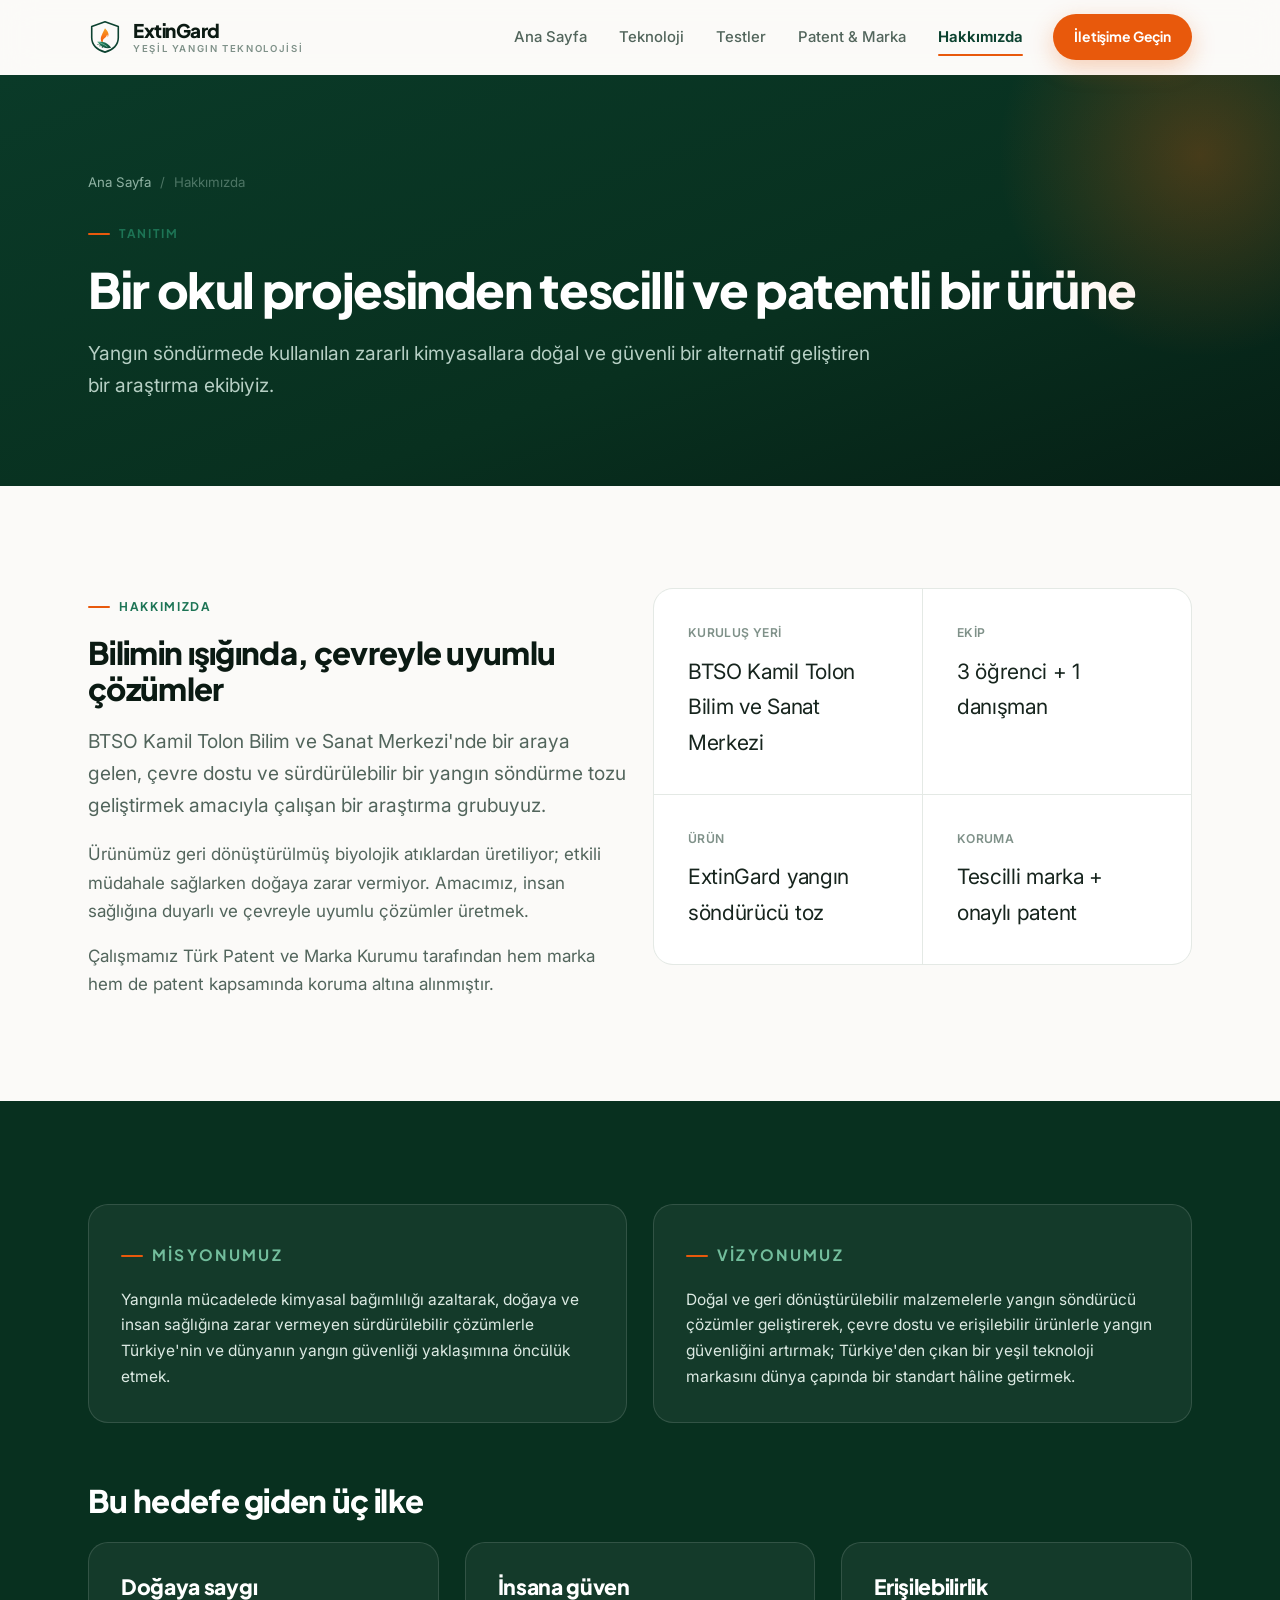
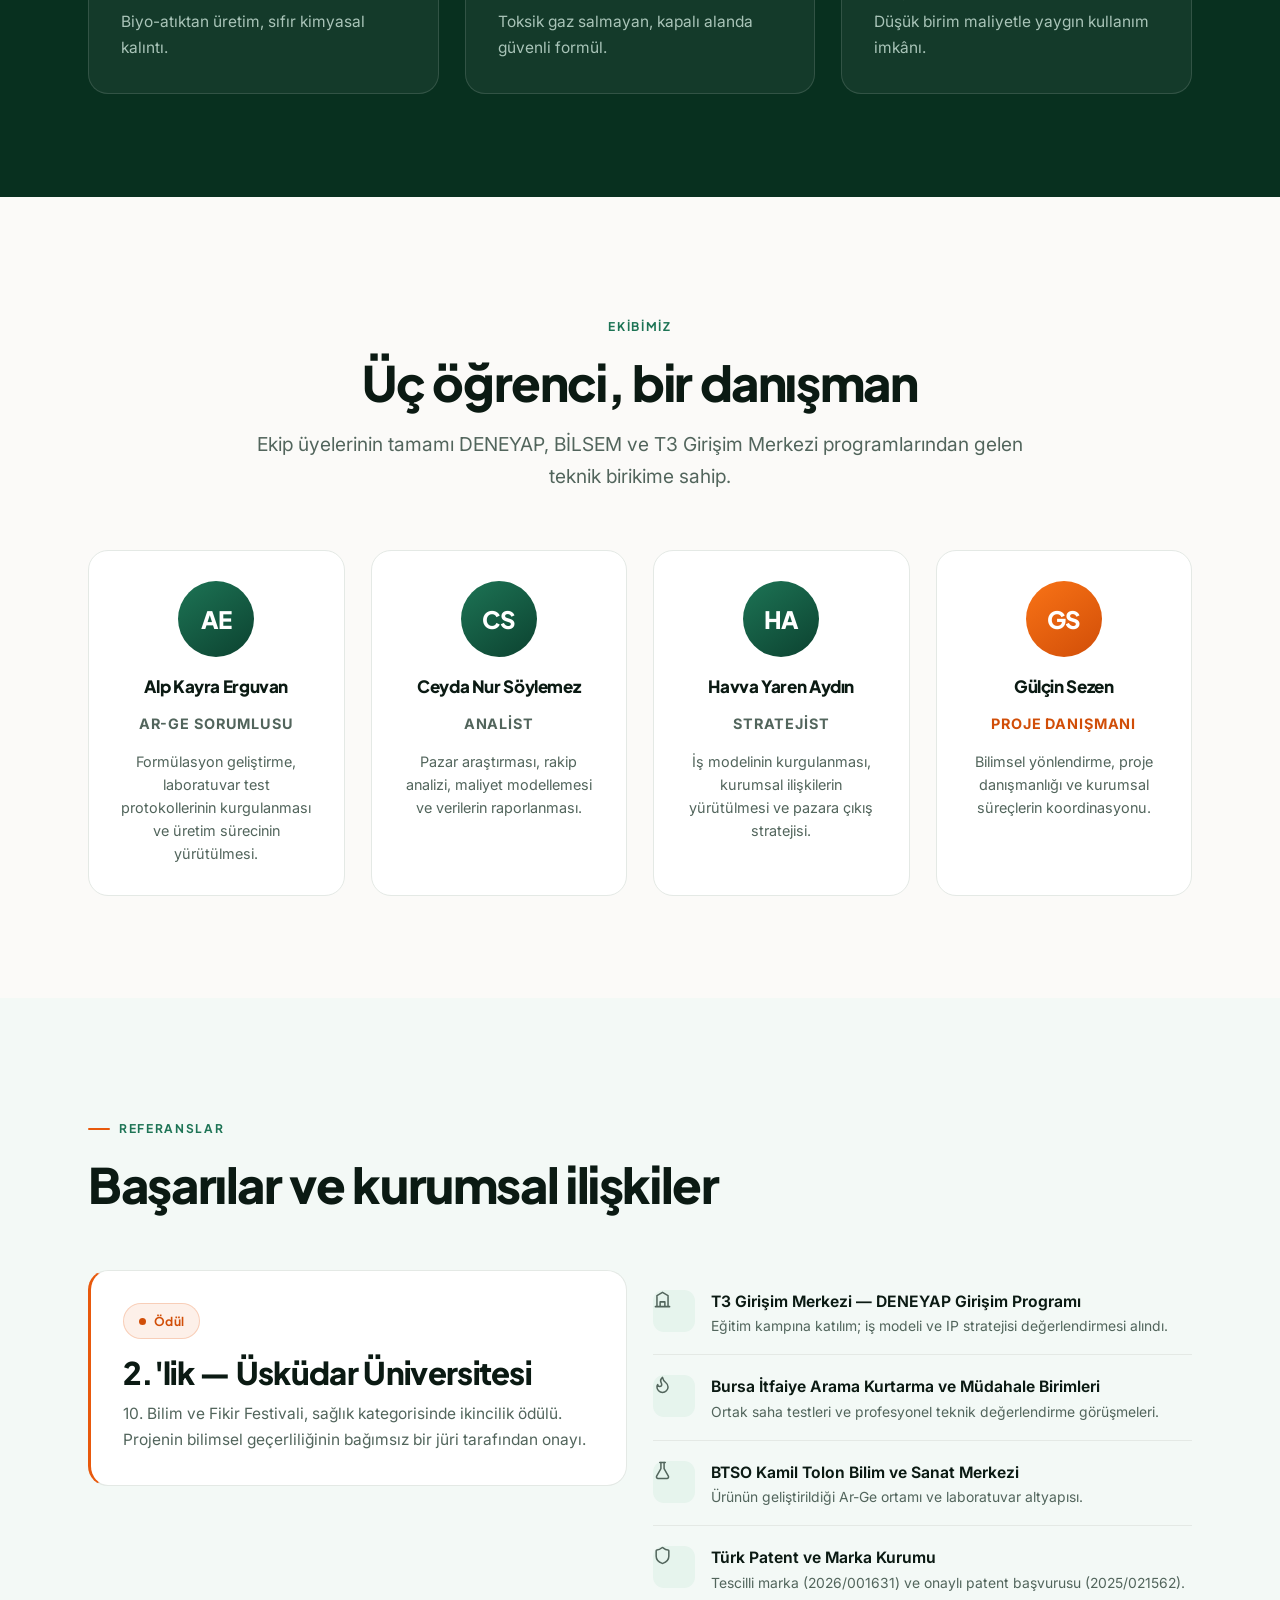
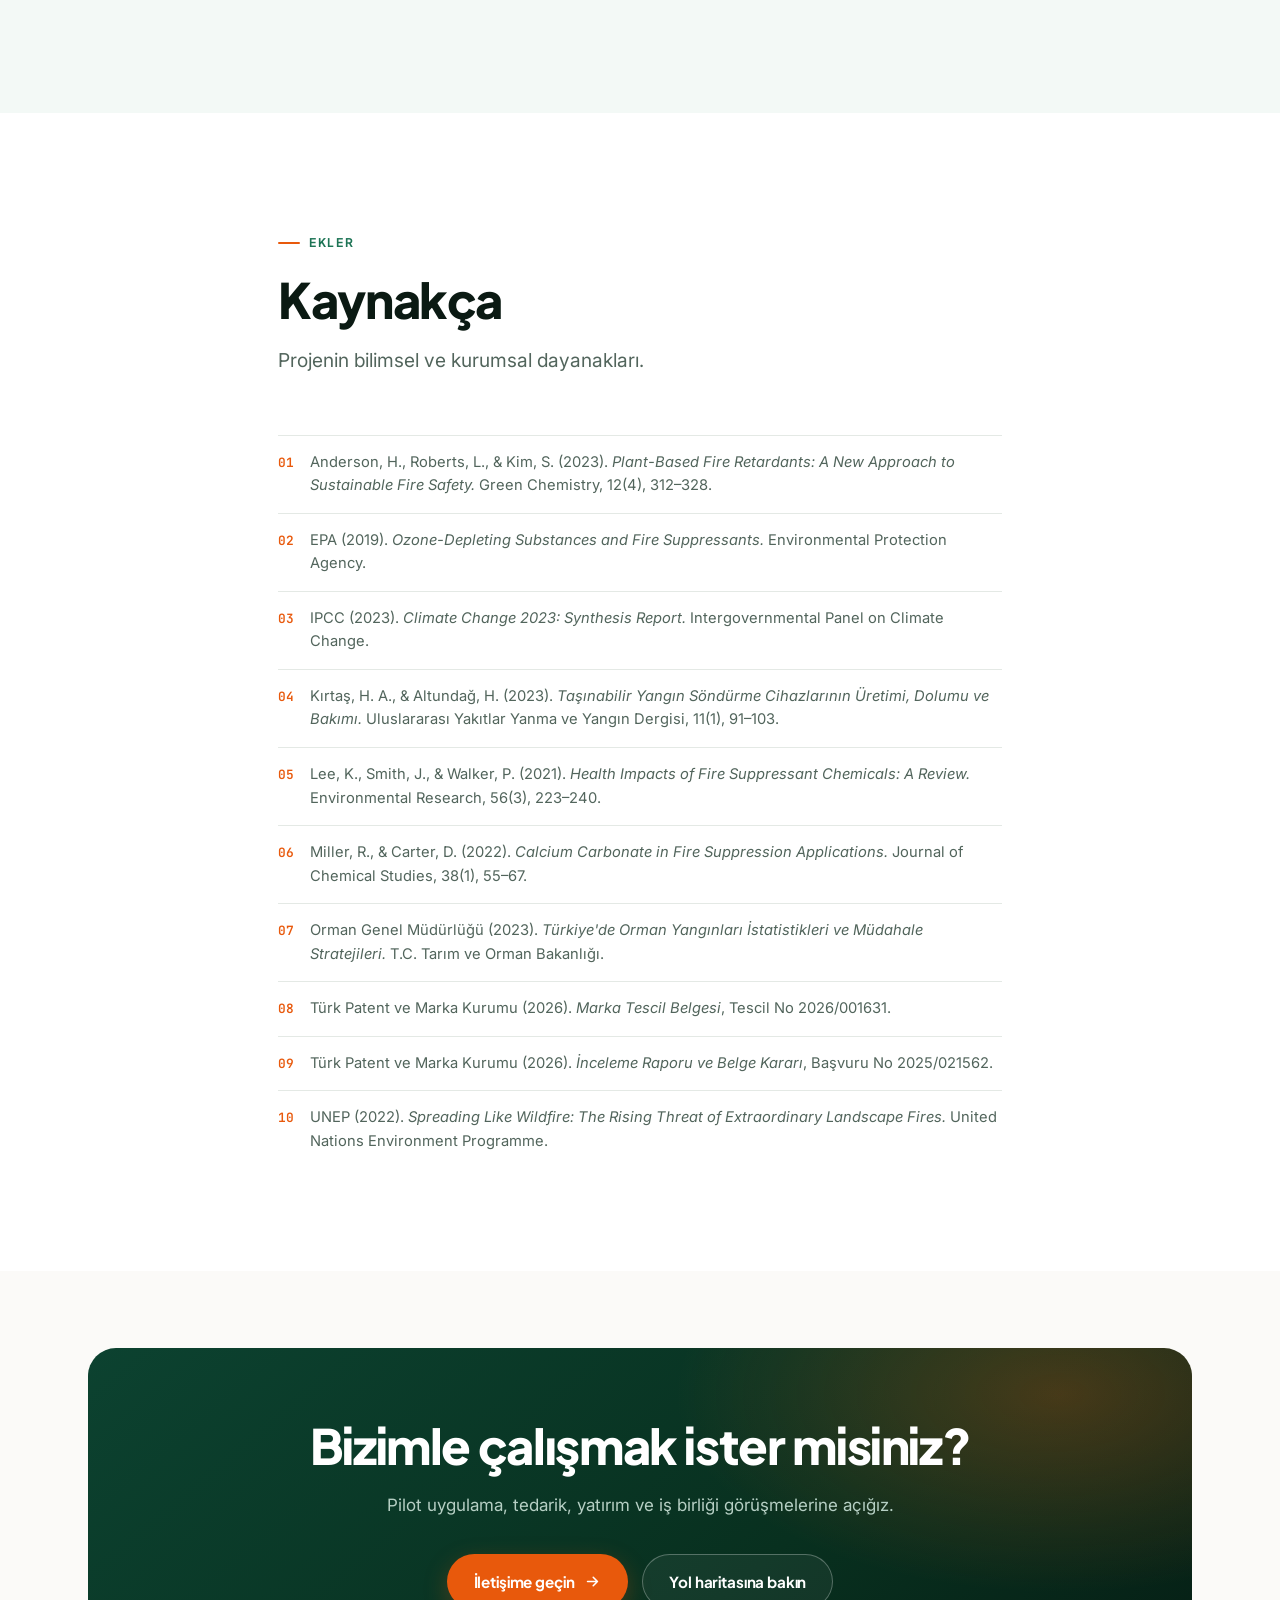
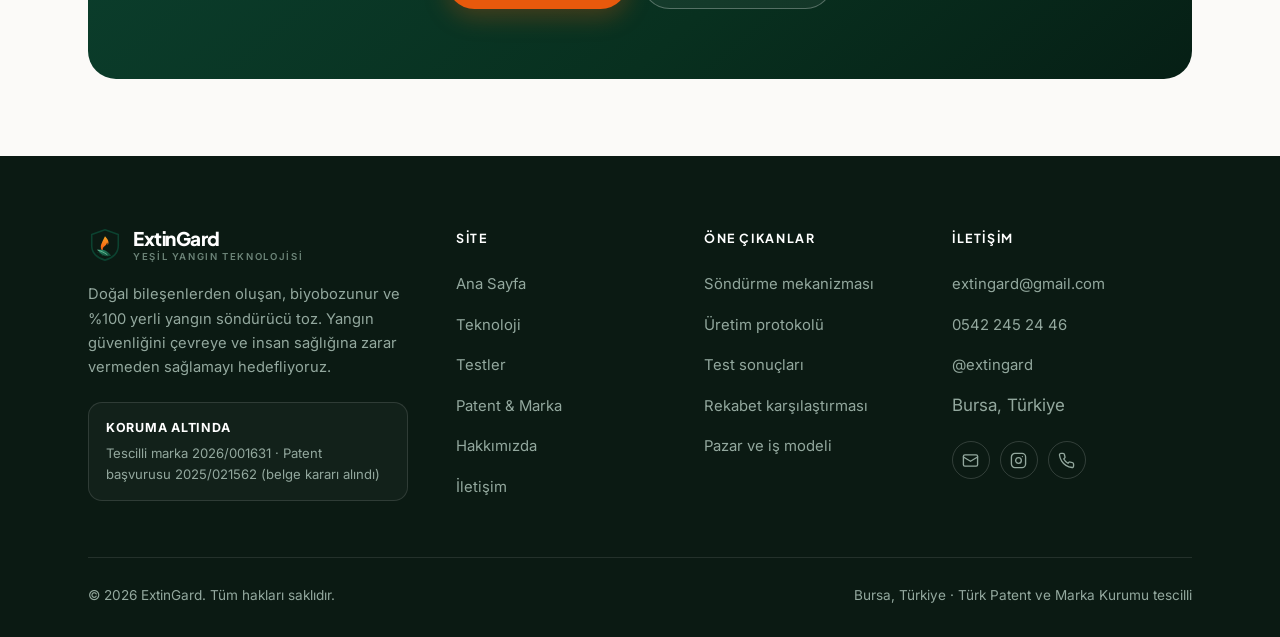
<file: hakkimizda.html>
<!DOCTYPE html>
<html lang="tr">
<head>
<meta charset="UTF-8">
<meta name="viewport" content="width=device-width, initial-scale=1">
<title>Hakkımızda — ExtinGard</title>
<meta name="description" content="ExtinGard ekibi, misyonu ve vizyonu; başarılar, kurumsal ilişkiler ve projenin bilimsel kaynakçası.">
<meta name="theme-color" content="#08301F">
<link rel="icon" href="assets/img/logo.svg" type="image/svg+xml">
<meta property="og:type" content="article">
<meta property="og:locale" content="tr_TR">
<meta property="og:title" content="Hakkımızda — ExtinGard">
<meta property="og:description" content="Çevre dostu ve sürdürülebilir bir yangın söndürme tozu geliştiren araştırma ekibi.">
<link rel="preconnect" href="https://fonts.googleapis.com">
<link rel="preconnect" href="https://fonts.gstatic.com" crossorigin>
<link href="https://fonts.googleapis.com/css2?family=Plus+Jakarta+Sans:wght@600;700;800&family=Inter:wght@400;500;600;650&family=JetBrains+Mono:wght@500;600&display=swap" rel="stylesheet">
<link rel="stylesheet" href="assets/css/style.css">
</head>
<body>
<a class="skip-link" href="#main">İçeriğe geç</a>

<header class="site-header">
  <div class="wrap">
    <nav class="nav" aria-label="Ana menü">
      <a class="brand" href="index.html" aria-label="ExtinGard ana sayfa">
        <img class="brand__mark" src="assets/img/logo.svg" alt="" width="34" height="34">
        <span class="brand__text">
          <span class="brand__name">ExtinGard</span>
          <span class="brand__tag">Yeşil Yangın Teknolojisi</span>
        </span>
      </a>
      <button class="nav__toggle" type="button" aria-expanded="false" aria-controls="nav-links" aria-label="Menüyü aç veya kapat"><span></span></button>
      <div class="nav__links" id="nav-links">
        <a class="nav__link" href="index.html">Ana Sayfa</a>
        <a class="nav__link" href="teknoloji.html">Teknoloji</a>
        <a class="nav__link" href="testler.html">Testler</a>
        <a class="nav__link" href="patent.html">Patent &amp; Marka</a>
        <a class="nav__link is-active" href="hakkimizda.html" aria-current="page">Hakkımızda</a>
        <span class="nav__cta"><a class="btn btn--primary btn--sm" href="iletisim.html">İletişime Geçin</a></span>
      </div>
    </nav>
  </div>
</header>

<main id="main">

  <section class="page-hero">
    <div class="wrap">
      <nav class="breadcrumb" aria-label="Sayfa yolu">
        <a href="index.html">Ana Sayfa</a><span>/</span><span aria-current="page">Hakkımızda</span>
      </nav>
      <p class="eyebrow">Tanıtım</p>
      <h1 class="h-lg">Bir okul projesinden tescilli ve patentli bir ürüne</h1>
      <p class="lead">
        Yangın söndürmede kullanılan zararlı kimyasallara doğal ve güvenli bir alternatif
        geliştiren bir araştırma ekibiyiz.
      </p>
    </div>
  </section>

  <!-- ============ HAKKIMIZDA ============ -->
  <section class="section" id="hikaye">
    <div class="wrap">
      <div class="grid grid--2" style="align-items:start">
        <div data-reveal>
          <p class="eyebrow">Hakkımızda</p>
          <h2 class="h-md" style="margin-bottom:20px">Bilimin ışığında, çevreyle uyumlu çözümler</h2>
          <p class="lead" style="margin-bottom:18px">
            BTSO Kamil Tolon Bilim ve Sanat Merkezi'nde bir araya gelen, çevre dostu ve sürdürülebilir
            bir yangın söndürme tozu geliştirmek amacıyla çalışan bir araştırma grubuyuz.
          </p>
          <p class="muted" style="margin-bottom:16px">
            Ürünümüz geri dönüştürülmüş biyolojik atıklardan üretiliyor; etkili müdahale sağlarken
            doğaya zarar vermiyor. Amacımız, insan sağlığına duyarlı ve çevreyle uyumlu çözümler üretmek.
          </p>
          <p class="muted">
            Çalışmamız Türk Patent ve Marka Kurumu tarafından hem marka hem de patent kapsamında
            koruma altına alınmıştır.
          </p>
        </div>

        <div class="stats" style="grid-template-columns:repeat(auto-fit,minmax(215px,1fr))" data-reveal data-delay="1">
          <div class="stat">
            <p class="stat__note" style="margin:0 0 10px">Kuruluş yeri</p>
            <p class="h-sm">BTSO Kamil Tolon Bilim ve Sanat Merkezi</p>
          </div>
          <div class="stat">
            <p class="stat__note" style="margin:0 0 10px">Ekip</p>
            <p class="h-sm">3 öğrenci + 1 danışman</p>
          </div>
          <div class="stat">
            <p class="stat__note" style="margin:0 0 10px">Ürün</p>
            <p class="h-sm">ExtinGard yangın söndürücü toz</p>
          </div>
          <div class="stat">
            <p class="stat__note" style="margin:0 0 10px">Koruma</p>
            <p class="h-sm">Tescilli marka + onaylı patent</p>
          </div>
        </div>
      </div>
    </div>
  </section>

  <!-- ============ MİSYON & VİZYON ============ -->
  <section class="section section--dark" id="misyon">
    <div class="wrap">
      <div class="grid grid--2" style="align-items:start">
        <div class="card card--dark" data-reveal>
          <p class="eyebrow">Misyonumuz</p>
          <p class="lead" style="color:#DCEAE3">
            Yangınla mücadelede kimyasal bağımlılığı azaltarak, doğaya ve insan sağlığına zarar
            vermeyen sürdürülebilir çözümlerle Türkiye'nin ve dünyanın yangın güvenliği
            yaklaşımına öncülük etmek.
          </p>
        </div>
        <div class="card card--dark" data-reveal data-delay="1">
          <p class="eyebrow">Vizyonumuz</p>
          <p class="lead" style="color:#DCEAE3">
            Doğal ve geri dönüştürülebilir malzemelerle yangın söndürücü çözümler geliştirerek,
            çevre dostu ve erişilebilir ürünlerle yangın güvenliğini artırmak; Türkiye'den çıkan
            bir yeşil teknoloji markasını dünya çapında bir standart hâline getirmek.
          </p>
        </div>
      </div>

      <h3 class="h-md" style="margin-top:clamp(40px,5vw,60px);margin-bottom:24px" data-reveal>Bu hedefe giden üç ilke</h3>
      <div class="grid grid--3">
        <article class="card card--dark" data-reveal>
          <h4 class="h-sm" style="margin-bottom:10px">Doğaya saygı</h4>
          <p>Biyo-atıktan üretim, sıfır kimyasal kalıntı.</p>
        </article>
        <article class="card card--dark" data-reveal data-delay="1">
          <h4 class="h-sm" style="margin-bottom:10px">İnsana güven</h4>
          <p>Toksik gaz salmayan, kapalı alanda güvenli formül.</p>
        </article>
        <article class="card card--dark" data-reveal data-delay="2">
          <h4 class="h-sm" style="margin-bottom:10px">Erişilebilirlik</h4>
          <p>Düşük birim maliyetle yaygın kullanım imkânı.</p>
        </article>
      </div>
    </div>
  </section>

  <!-- ============ EKİP ============ -->
  <section class="section" id="ekip">
    <div class="wrap">
      <div class="section-head section-head--center" data-reveal>
        <p class="eyebrow">Ekibimiz</p>
        <h2 class="h-lg">Üç öğrenci, bir danışman</h2>
        <p class="lead" style="margin-inline:auto">
          Ekip üyelerinin tamamı DENEYAP, BİLSEM ve T3 Girişim Merkezi programlarından gelen
          teknik birikime sahip.
        </p>
      </div>

      <div class="grid grid--4">
        <article class="team-card" data-reveal>
          <div class="team-card__avatar" aria-hidden="true">AE</div>
          <h3>Alp Kayra Erguvan</h3>
          <p class="team-card__role">Ar-Ge Sorumlusu</p>
          <p>Formülasyon geliştirme, laboratuvar test protokollerinin kurgulanması ve üretim sürecinin yürütülmesi.</p>
        </article>
        <article class="team-card" data-reveal data-delay="1">
          <div class="team-card__avatar" aria-hidden="true">CS</div>
          <h3>Ceyda Nur Söylemez</h3>
          <p class="team-card__role">Analist</p>
          <p>Pazar araştırması, rakip analizi, maliyet modellemesi ve verilerin raporlanması.</p>
        </article>
        <article class="team-card" data-reveal data-delay="2">
          <div class="team-card__avatar" aria-hidden="true">HA</div>
          <h3>Havva Yaren Aydın</h3>
          <p class="team-card__role">Stratejist</p>
          <p>İş modelinin kurgulanması, kurumsal ilişkilerin yürütülmesi ve pazara çıkış stratejisi.</p>
        </article>
        <article class="team-card team-card--advisor" data-reveal data-delay="3">
          <div class="team-card__avatar" aria-hidden="true">GS</div>
          <h3>Gülçin Sezen</h3>
          <p class="team-card__role">Proje Danışmanı</p>
          <p>Bilimsel yönlendirme, proje danışmanlığı ve kurumsal süreçlerin koordinasyonu.</p>
        </article>
      </div>
    </div>
  </section>

  <!-- ============ BAŞARILAR ============ -->
  <section class="section section--mint" id="basarilar">
    <div class="wrap">
      <div class="section-head" data-reveal>
        <p class="eyebrow">Referanslar</p>
        <h2 class="h-lg">Başarılar ve kurumsal ilişkiler</h2>
      </div>

      <div class="grid grid--2" style="align-items:start">
        <article class="card" data-reveal style="border-left:3px solid var(--flame)">
          <div class="badge badge--flame" style="margin-bottom:16px"><span class="badge__dot"></span> Ödül</div>
          <h3 class="h-md" style="margin-bottom:10px">2.'lik — Üsküdar Üniversitesi</h3>
          <p>
            10. Bilim ve Fikir Festivali, sağlık kategorisinde ikincilik ödülü. Projenin bilimsel
            geçerliliğinin bağımsız bir jüri tarafından onayı.
          </p>
        </article>

        <div data-reveal data-delay="1">
          <div class="nice-item" style="border-top:0">
            <span class="nice-item__no">
              <svg viewBox="0 0 24 24" width="19" height="19" fill="none" stroke="currentColor" stroke-width="1.9" stroke-linecap="round" stroke-linejoin="round"><path d="M3 21h18M5 21V7l7-4 7 4v14M9 21v-6h6v6"/></svg>
            </span>
            <span>
              <strong>T3 Girişim Merkezi — DENEYAP Girişim Programı</strong>
              <span>Eğitim kampına katılım; iş modeli ve IP stratejisi değerlendirmesi alındı.</span>
            </span>
          </div>
          <div class="nice-item">
            <span class="nice-item__no">
              <svg viewBox="0 0 24 24" width="19" height="19" fill="none" stroke="currentColor" stroke-width="1.9" stroke-linecap="round" stroke-linejoin="round"><path d="M8.5 14.5A2.5 2.5 0 0 0 11 12c0-1.38-.5-2-1-3-1.07-2.14-.22-4.05 2-6 .5 2.5 2 4.9 4 6.5 2 1.6 3 3.5 3 5.5a7 7 0 1 1-14 0c0-1.15.43-2.29 1-3a2.5 2.5 0 0 0 2.5 2.5Z"/></svg>
            </span>
            <span>
              <strong>Bursa İtfaiye Arama Kurtarma ve Müdahale Birimleri</strong>
              <span>Ortak saha testleri ve profesyonel teknik değerlendirme görüşmeleri.</span>
            </span>
          </div>
          <div class="nice-item">
            <span class="nice-item__no">
              <svg viewBox="0 0 24 24" width="19" height="19" fill="none" stroke="currentColor" stroke-width="1.9" stroke-linecap="round" stroke-linejoin="round"><path d="M10 2v7.5L4.6 19A2 2 0 0 0 6.3 22h11.4a2 2 0 0 0 1.7-3L14 9.5V2"/><path d="M8.5 2h7"/></svg>
            </span>
            <span>
              <strong>BTSO Kamil Tolon Bilim ve Sanat Merkezi</strong>
              <span>Ürünün geliştirildiği Ar-Ge ortamı ve laboratuvar altyapısı.</span>
            </span>
          </div>
          <div class="nice-item">
            <span class="nice-item__no">
              <svg viewBox="0 0 24 24" width="19" height="19" fill="none" stroke="currentColor" stroke-width="1.9" stroke-linecap="round" stroke-linejoin="round"><path d="M20 13c0 5-3.5 7.5-7.66 8.95a1 1 0 0 1-.67-.01C7.5 20.5 4 18 4 13V6a1 1 0 0 1 1-1c2 0 4.5-1.2 6.24-2.72a1.17 1.17 0 0 1 1.52 0C14.51 3.81 17 5 19 5a1 1 0 0 1 1 1Z"/></svg>
            </span>
            <span>
              <strong>Türk Patent ve Marka Kurumu</strong>
              <span>Tescilli marka (2026/001631) ve onaylı patent başvurusu (2025/021562).</span>
            </span>
          </div>
        </div>
      </div>
    </div>
  </section>

  <!-- ============ KAYNAKÇA ============ -->
  <section class="section section--paper" id="kaynakca">
    <div class="wrap wrap-narrow">
        <div class="section-head" data-reveal>
          <p class="eyebrow">Ekler</p>
          <h2 class="h-lg">Kaynakça</h2>
          <p class="lead">Projenin bilimsel ve kurumsal dayanakları.</p>
        </div>

        <ol class="refs" data-reveal>
          <li><span class="refs__no">01</span><span>Anderson, H., Roberts, L., &amp; Kim, S. (2023). <em>Plant-Based Fire Retardants: A New Approach to Sustainable Fire Safety.</em> Green Chemistry, 12(4), 312–328.</span></li>
          <li><span class="refs__no">02</span><span>EPA (2019). <em>Ozone-Depleting Substances and Fire Suppressants.</em> Environmental Protection Agency.</span></li>
          <li><span class="refs__no">03</span><span>IPCC (2023). <em>Climate Change 2023: Synthesis Report.</em> Intergovernmental Panel on Climate Change.</span></li>
          <li><span class="refs__no">04</span><span>Kırtaş, H. A., &amp; Altundağ, H. (2023). <em>Taşınabilir Yangın Söndürme Cihazlarının Üretimi, Dolumu ve Bakımı.</em> Uluslararası Yakıtlar Yanma ve Yangın Dergisi, 11(1), 91–103.</span></li>
          <li><span class="refs__no">05</span><span>Lee, K., Smith, J., &amp; Walker, P. (2021). <em>Health Impacts of Fire Suppressant Chemicals: A Review.</em> Environmental Research, 56(3), 223–240.</span></li>
          <li><span class="refs__no">06</span><span>Miller, R., &amp; Carter, D. (2022). <em>Calcium Carbonate in Fire Suppression Applications.</em> Journal of Chemical Studies, 38(1), 55–67.</span></li>
          <li><span class="refs__no">07</span><span>Orman Genel Müdürlüğü (2023). <em>Türkiye'de Orman Yangınları İstatistikleri ve Müdahale Stratejileri.</em> T.C. Tarım ve Orman Bakanlığı.</span></li>
          <li><span class="refs__no">08</span><span>Türk Patent ve Marka Kurumu (2026). <em>Marka Tescil Belgesi</em>, Tescil No 2026/001631.</span></li>
          <li><span class="refs__no">09</span><span>Türk Patent ve Marka Kurumu (2026). <em>İnceleme Raporu ve Belge Kararı</em>, Başvuru No 2025/021562.</span></li>
          <li><span class="refs__no">10</span><span>UNEP (2022). <em>Spreading Like Wildfire: The Rising Threat of Extraordinary Landscape Fires.</em> United Nations Environment Programme.</span></li>
        </ol>
    </div>
  </section>

  <!-- ============ CTA ============ -->
  <section class="section section--tight">
    <div class="wrap">
      <div class="cta-band" data-reveal>
        <h2 class="h-lg">Bizimle çalışmak ister misiniz?</h2>
        <p>Pilot uygulama, tedarik, yatırım ve iş birliği görüşmelerine açığız.</p>
        <div class="btn-row">
          <a class="btn btn--primary" href="iletisim.html">
            İletişime geçin
            <svg viewBox="0 0 24 24" fill="none" stroke="currentColor" stroke-width="2.2" stroke-linecap="round" stroke-linejoin="round"><path d="M5 12h14M13 6l6 6-6 6"/></svg>
          </a>
          <a class="btn btn--on-dark" href="index.html#yol-haritasi">Yol haritasına bakın</a>
        </div>
      </div>
    </div>
  </section>

</main>

<footer class="site-footer">
  <div class="wrap">
    <div class="footer__grid">
      <div>
        <div class="brand">
          <img class="brand__mark" src="assets/img/logo.svg" alt="" width="34" height="34">
          <span class="brand__text">
            <span class="brand__name">ExtinGard</span>
            <span class="brand__tag">Yeşil Yangın Teknolojisi</span>
          </span>
        </div>
        <p class="footer__about">
          Doğal bileşenlerden oluşan, biyobozunur ve %100 yerli yangın söndürücü toz.
          Yangın güvenliğini çevreye ve insan sağlığına zarar vermeden sağlamayı hedefliyoruz.
        </p>
        <div class="footer__ip">
          <strong>Koruma altında</strong>
          Tescilli marka 2026/001631 · Patent başvurusu 2025/021562 (belge kararı alındı)
        </div>
      </div>

      <nav aria-label="Site haritası">
        <p class="footer__title">Site</p>
        <ul class="footer__list">
          <li><a href="index.html">Ana Sayfa</a></li>
          <li><a href="teknoloji.html">Teknoloji</a></li>
          <li><a href="testler.html">Testler</a></li>
          <li><a href="patent.html">Patent &amp; Marka</a></li>
          <li><a href="hakkimizda.html">Hakkımızda</a></li>
          <li><a href="iletisim.html">İletişim</a></li>
        </ul>
      </nav>

      <nav aria-label="Konular">
        <p class="footer__title">Öne çıkanlar</p>
        <ul class="footer__list">
          <li><a href="teknoloji.html#mekanizma">Söndürme mekanizması</a></li>
          <li><a href="teknoloji.html#uretim">Üretim protokolü</a></li>
          <li><a href="testler.html#sonuclar">Test sonuçları</a></li>
          <li><a href="index.html#rekabet">Rekabet karşılaştırması</a></li>
          <li><a href="index.html#pazar">Pazar ve iş modeli</a></li>
        </ul>
      </nav>

      <div>
        <p class="footer__title">İletişim</p>
        <ul class="footer__list">
          <li><a href="mailto:extingard@gmail.com">extingard@gmail.com</a></li>
          <li><a href="tel:+905422452446">0542 245 24 46</a></li>
          <li><a href="https://instagram.com/extingard" target="_blank" rel="noopener">@extingard</a></li>
          <li>Bursa, Türkiye</li>
        </ul>
        <div class="footer__social" style="margin-top:22px">
          <a href="mailto:extingard@gmail.com" aria-label="E-posta gönder">
            <svg viewBox="0 0 24 24" fill="none" stroke="currentColor" stroke-width="1.9" stroke-linecap="round" stroke-linejoin="round"><rect x="2" y="4" width="20" height="16" rx="2"/><path d="m2 7 10 6 10-6"/></svg>
          </a>
          <a href="https://instagram.com/extingard" target="_blank" rel="noopener" aria-label="Instagram">
            <svg viewBox="0 0 24 24" fill="none" stroke="currentColor" stroke-width="1.9" stroke-linecap="round" stroke-linejoin="round"><rect x="2" y="2" width="20" height="20" rx="5"/><circle cx="12" cy="12" r="4"/><path d="M17.5 6.5h.01"/></svg>
          </a>
          <a href="tel:+905422452446" aria-label="Telefon">
            <svg viewBox="0 0 24 24" fill="none" stroke="currentColor" stroke-width="1.9" stroke-linecap="round" stroke-linejoin="round"><path d="M22 16.9v3a2 2 0 0 1-2.2 2 19.8 19.8 0 0 1-8.6-3.1 19.5 19.5 0 0 1-6-6A19.8 19.8 0 0 1 2.1 4.2 2 2 0 0 1 4.1 2h3a2 2 0 0 1 2 1.7c.1 1 .4 1.9.7 2.8a2 2 0 0 1-.5 2.1L8.1 9.9a16 16 0 0 0 6 6l1.3-1.3a2 2 0 0 1 2.1-.4c.9.3 1.8.6 2.8.7a2 2 0 0 1 1.7 2Z"/></svg>
          </a>
        </div>
      </div>
    </div>

    <div class="footer__bottom">
      <p>© <span data-year>2026</span> ExtinGard. Tüm hakları saklıdır.</p>
      <p>Bursa, Türkiye · Türk Patent ve Marka Kurumu tescilli</p>
    </div>
  </div>
</footer>

<button class="to-top" type="button" aria-label="Sayfa başına dön">
  <svg viewBox="0 0 24 24" fill="none" stroke="currentColor" stroke-width="2.2" stroke-linecap="round" stroke-linejoin="round"><path d="M12 19V5M5 12l7-7 7 7"/></svg>
</button>

<script src="assets/js/main.js"></script>
</body>
</html>
</file>
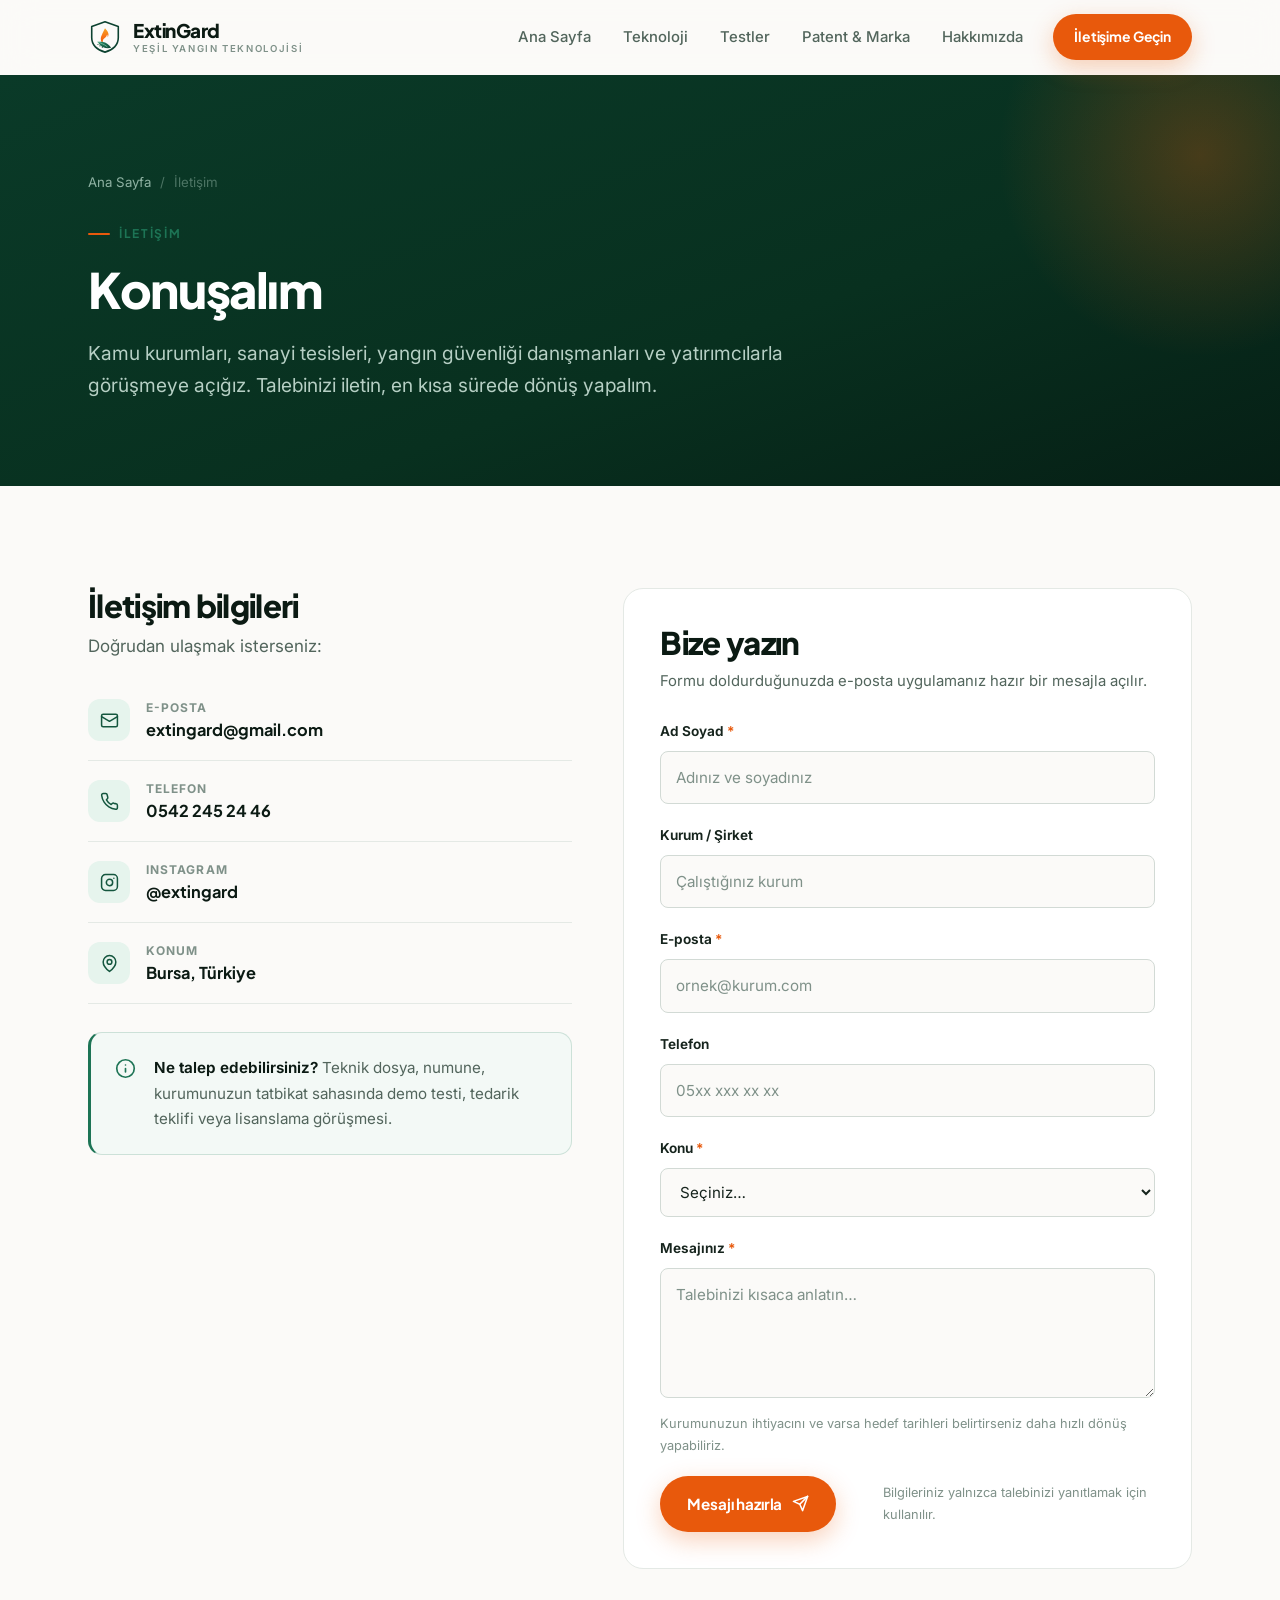
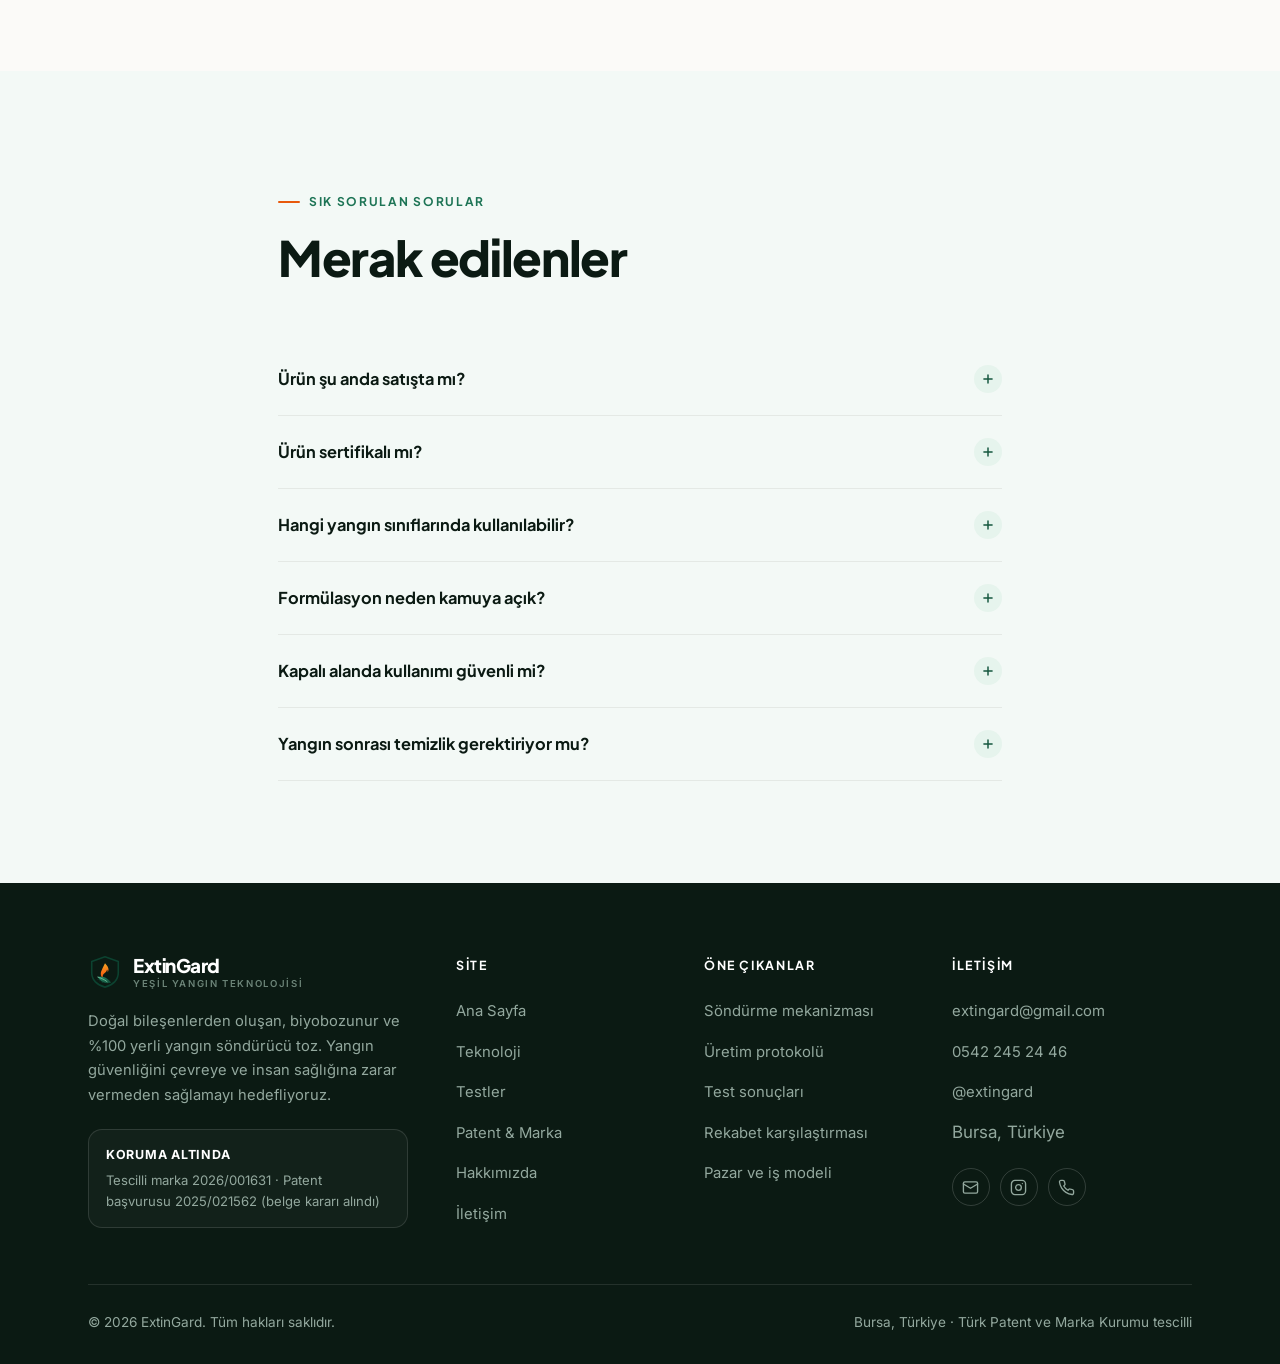
<file: iletisim.html>
<!DOCTYPE html>
<html lang="tr">
<head>
<meta charset="UTF-8">
<meta name="viewport" content="width=device-width, initial-scale=1">
<title>İletişim — ExtinGard</title>
<meta name="description" content="ExtinGard ile iletişime geçin: numune ve teknik dosya talebi, pilot uygulama, tedarik ve yatırım görüşmeleri.">
<meta name="theme-color" content="#08301F">
<link rel="icon" href="assets/img/logo.svg" type="image/svg+xml">
<meta property="og:type" content="website">
<meta property="og:locale" content="tr_TR">
<meta property="og:title" content="İletişim — ExtinGard">
<meta property="og:description" content="Numune, teknik dosya, pilot uygulama ve tedarik talepleriniz için bize ulaşın.">
<link rel="preconnect" href="https://fonts.googleapis.com">
<link rel="preconnect" href="https://fonts.gstatic.com" crossorigin>
<link href="https://fonts.googleapis.com/css2?family=Plus+Jakarta+Sans:wght@600;700;800&family=Inter:wght@400;500;600;650&family=JetBrains+Mono:wght@500;600&display=swap" rel="stylesheet">
<link rel="stylesheet" href="assets/css/style.css">
</head>
<body>
<a class="skip-link" href="#main">İçeriğe geç</a>

<header class="site-header">
  <div class="wrap">
    <nav class="nav" aria-label="Ana menü">
      <a class="brand" href="index.html" aria-label="ExtinGard ana sayfa">
        <img class="brand__mark" src="assets/img/logo.svg" alt="" width="34" height="34">
        <span class="brand__text">
          <span class="brand__name">ExtinGard</span>
          <span class="brand__tag">Yeşil Yangın Teknolojisi</span>
        </span>
      </a>
      <button class="nav__toggle" type="button" aria-expanded="false" aria-controls="nav-links" aria-label="Menüyü aç veya kapat"><span></span></button>
      <div class="nav__links" id="nav-links">
        <a class="nav__link" href="index.html">Ana Sayfa</a>
        <a class="nav__link" href="teknoloji.html">Teknoloji</a>
        <a class="nav__link" href="testler.html">Testler</a>
        <a class="nav__link" href="patent.html">Patent &amp; Marka</a>
        <a class="nav__link" href="hakkimizda.html">Hakkımızda</a>
        <span class="nav__cta"><a class="btn btn--primary btn--sm" href="iletisim.html" aria-current="page">İletişime Geçin</a></span>
      </div>
    </nav>
  </div>
</header>

<main id="main">

  <section class="page-hero">
    <div class="wrap">
      <nav class="breadcrumb" aria-label="Sayfa yolu">
        <a href="index.html">Ana Sayfa</a><span>/</span><span aria-current="page">İletişim</span>
      </nav>
      <p class="eyebrow">İletişim</p>
      <h1 class="h-lg">Konuşalım</h1>
      <p class="lead">
        Kamu kurumları, sanayi tesisleri, yangın güvenliği danışmanları ve yatırımcılarla
        görüşmeye açığız. Talebinizi iletin, en kısa sürede dönüş yapalım.
      </p>
    </div>
  </section>

  <!-- ============ İLETİŞİM ============ -->
  <section class="section">
    <div class="wrap">
      <div class="contact-grid">

        <div data-reveal>
          <h2 class="h-md" style="margin-bottom:8px">İletişim bilgileri</h2>
          <p class="muted" style="margin-bottom:20px">Doğrudan ulaşmak isterseniz:</p>

          <dl>
            <div class="contact-item">
              <span class="contact-item__icon">
                <svg viewBox="0 0 24 24" fill="none" stroke="currentColor" stroke-width="1.9" stroke-linecap="round" stroke-linejoin="round"><rect x="2" y="4" width="20" height="16" rx="2"/><path d="m2 7 10 6 10-6"/></svg>
              </span>
              <dt>E-posta</dt>
              <dd><a href="mailto:extingard@gmail.com">extingard@gmail.com</a></dd>
            </div>

            <div class="contact-item">
              <span class="contact-item__icon">
                <svg viewBox="0 0 24 24" fill="none" stroke="currentColor" stroke-width="1.9" stroke-linecap="round" stroke-linejoin="round"><path d="M22 16.9v3a2 2 0 0 1-2.2 2 19.8 19.8 0 0 1-8.6-3.1 19.5 19.5 0 0 1-6-6A19.8 19.8 0 0 1 2.1 4.2 2 2 0 0 1 4.1 2h3a2 2 0 0 1 2 1.7c.1 1 .4 1.9.7 2.8a2 2 0 0 1-.5 2.1L8.1 9.9a16 16 0 0 0 6 6l1.3-1.3a2 2 0 0 1 2.1-.4c.9.3 1.8.6 2.8.7a2 2 0 0 1 1.7 2Z"/></svg>
              </span>
              <dt>Telefon</dt>
              <dd><a href="tel:+905422452446">0542 245 24 46</a></dd>
            </div>

            <div class="contact-item">
              <span class="contact-item__icon">
                <svg viewBox="0 0 24 24" fill="none" stroke="currentColor" stroke-width="1.9" stroke-linecap="round" stroke-linejoin="round"><rect x="2" y="2" width="20" height="20" rx="5"/><circle cx="12" cy="12" r="4"/><path d="M17.5 6.5h.01"/></svg>
              </span>
              <dt>Instagram</dt>
              <dd><a href="https://instagram.com/extingard" target="_blank" rel="noopener">@extingard</a></dd>
            </div>

            <div class="contact-item">
              <span class="contact-item__icon">
                <svg viewBox="0 0 24 24" fill="none" stroke="currentColor" stroke-width="1.9" stroke-linecap="round" stroke-linejoin="round"><path d="M20 10c0 6-8 12-8 12s-8-6-8-12a8 8 0 0 1 16 0Z"/><circle cx="12" cy="10" r="3"/></svg>
              </span>
              <dt>Konum</dt>
              <dd>Bursa, Türkiye</dd>
            </div>
          </dl>

          <div class="callout" style="margin-top:28px">
            <svg viewBox="0 0 24 24" fill="none" stroke="currentColor" stroke-width="1.9" stroke-linecap="round" stroke-linejoin="round"><circle cx="12" cy="12" r="10"/><path d="M12 16v-4M12 8h.01"/></svg>
            <p>
              <strong>Ne talep edebilirsiniz?</strong> Teknik dosya, numune, kurumunuzun tatbikat
              sahasında demo testi, tedarik teklifi veya lisanslama görüşmesi.
            </p>
          </div>
        </div>

        <div data-reveal data-delay="1">
          <form class="form" id="contact-form" novalidate>
            <h2 class="h-md" style="margin-bottom:8px">Bize yazın</h2>
            <p class="muted" style="margin-bottom:26px;font-size:.93rem">
              Formu doldurduğunuzda e-posta uygulamanız hazır bir mesajla açılır.
            </p>

            <div class="field">
              <label for="ad">Ad Soyad <span class="req" aria-hidden="true">*</span></label>
              <input type="text" id="ad" name="ad" required autocomplete="name" placeholder="Adınız ve soyadınız">
            </div>

            <div class="field">
              <label for="kurum">Kurum / Şirket</label>
              <input type="text" id="kurum" name="kurum" autocomplete="organization" placeholder="Çalıştığınız kurum">
            </div>

            <div class="field">
              <label for="eposta">E-posta <span class="req" aria-hidden="true">*</span></label>
              <input type="email" id="eposta" name="eposta" required autocomplete="email" placeholder="ornek@kurum.com">
            </div>

            <div class="field">
              <label for="telefon">Telefon</label>
              <input type="tel" id="telefon" name="telefon" autocomplete="tel" placeholder="05xx xxx xx xx">
            </div>

            <div class="field">
              <label for="konu">Konu <span class="req" aria-hidden="true">*</span></label>
              <select id="konu" name="konu" required>
                <option value="">Seçiniz…</option>
                <option>Numune talebi</option>
                <option>Teknik dosya talebi</option>
                <option>Pilot uygulama / demo testi</option>
                <option>Tedarik ve satın alma</option>
                <option>Lisanslama ve iş birliği</option>
                <option>Yatırım</option>
                <option>Basın ve medya</option>
                <option>Diğer</option>
              </select>
            </div>

            <div class="field">
              <label for="mesaj">Mesajınız <span class="req" aria-hidden="true">*</span></label>
              <textarea id="mesaj" name="mesaj" required placeholder="Talebinizi kısaca anlatın…"></textarea>
              <p class="field__hint">Kurumunuzun ihtiyacını ve varsa hedef tarihleri belirtirseniz daha hızlı dönüş yapabiliriz.</p>
            </div>

            <div class="form__foot">
              <button class="btn btn--primary" type="submit">
                Mesajı hazırla
                <svg viewBox="0 0 24 24" fill="none" stroke="currentColor" stroke-width="2.2" stroke-linecap="round" stroke-linejoin="round"><path d="m22 2-7 20-4-9-9-4Z"/><path d="M22 2 11 13"/></svg>
              </button>
              <p class="form__note">Bilgileriniz yalnızca talebinizi yanıtlamak için kullanılır.</p>
            </div>

            <p class="form__status" role="status" aria-live="polite"></p>
          </form>
        </div>

      </div>
    </div>
  </section>

  <!-- ============ SSS ============ -->
  <section class="section section--mint" id="sss">
    <div class="wrap wrap-narrow">
      <div class="section-head" data-reveal>
        <p class="eyebrow">Sık Sorulan Sorular</p>
        <h2 class="h-lg">Merak edilenler</h2>
      </div>

      <div data-reveal>
        <div class="faq-item">
          <button class="faq-q" type="button" aria-expanded="false">
            Ürün şu anda satışta mı?
            <span class="faq-q__icon" aria-hidden="true">
              <svg viewBox="0 0 24 24" fill="none" stroke="currentColor" stroke-width="2.5" stroke-linecap="round"><path d="M12 5v14M5 12h14"/></svg>
            </span>
          </button>
          <div class="faq-a">
            <div><p>
              Henüz seri üretimde değiliz. Yol haritamızda pilot üretim hattı 2027'nin ilk çeyreği için
              planlanmıştır. Bu aşamada numune talepleri, demo testleri ve tedarik ön görüşmeleri için
              iletişime geçebilirsiniz.
            </p></div>
          </div>
        </div>

        <div class="faq-item">
          <button class="faq-q" type="button" aria-expanded="false">
            Ürün sertifikalı mı?
            <span class="faq-q__icon" aria-hidden="true">
              <svg viewBox="0 0 24 24" fill="none" stroke="currentColor" stroke-width="2.5" stroke-linecap="round"><path d="M12 5v14M5 12h14"/></svg>
            </span>
          </button>
          <div class="faq-a">
            <div><p>
              Marka tescili ve patent belge kararı tamamlanmıştır. TS EN 615 sertifikasyon testleri
              ise henüz tamamlanmamıştır; başvuru süreci yol haritamızda 2026 sonu için planlanmıştır.
              Bu konuda şeffaf olmayı önemsiyoruz.
            </p></div>
          </div>
        </div>

        <div class="faq-item">
          <button class="faq-q" type="button" aria-expanded="false">
            Hangi yangın sınıflarında kullanılabilir?
            <span class="faq-q__icon" aria-hidden="true">
              <svg viewBox="0 0 24 24" fill="none" stroke="currentColor" stroke-width="2.5" stroke-linecap="round"><path d="M12 5v14M5 12h14"/></svg>
            </span>
          </button>
          <div class="faq-a">
            <div><p>
              Yaptığımız testlerde A (katı), B (yanıcı sıvı), C (yanıcı gaz) ve F (bitkisel yağ)
              sınıflarını temsil eden yedi malzemenin tamamında başarılı söndürme gözlemlenmiştir.
              Ayrıntılı sonuçlar Testler sayfasındadır.
            </p></div>
          </div>
        </div>

        <div class="faq-item">
          <button class="faq-q" type="button" aria-expanded="false">
            Formülasyon neden kamuya açık?
            <span class="faq-q__icon" aria-hidden="true">
              <svg viewBox="0 0 24 24" fill="none" stroke="currentColor" stroke-width="2.5" stroke-linecap="round"><path d="M12 5v14M5 12h14"/></svg>
            </span>
          </button>
          <div class="faq-a">
            <div><p>
              Bileşim, patent başvurusunun birinci isteminde tanımlanmış ve başvuruyla birlikte
              yayımlanmıştır. Patent sisteminde koruma gizlilikten değil tescilden gelir; bu nedenle
              oranları açıkça paylaşabiliyoruz.
            </p></div>
          </div>
        </div>

        <div class="faq-item">
          <button class="faq-q" type="button" aria-expanded="false">
            Kapalı alanda kullanımı güvenli mi?
            <span class="faq-q__icon" aria-hidden="true">
              <svg viewBox="0 0 24 24" fill="none" stroke="currentColor" stroke-width="2.5" stroke-linecap="round"><path d="M12 5v14M5 12h14"/></svg>
            </span>
          </button>
          <div class="faq-a">
            <div><p>
              ExtinGard tamamen doğal içeriklidir ve toksik gaz salmaz. CO₂ söndürücülerin aksine
              ortam oksijenini tehlikeli seviyelere düşürmez. Kapalı alan kullanımına yönelik
              nihai değerlendirme, sertifikasyon testlerinin tamamlanmasıyla netleşecektir.
            </p></div>
          </div>
        </div>

        <div class="faq-item">
          <button class="faq-q" type="button" aria-expanded="false">
            Yangın sonrası temizlik gerektiriyor mu?
            <span class="faq-q__icon" aria-hidden="true">
              <svg viewBox="0 0 24 24" fill="none" stroke="currentColor" stroke-width="2.5" stroke-linecap="round"><path d="M12 5v14M5 12h14"/></svg>
            </span>
          </button>
          <div class="faq-a">
            <div><p>
              Toz biyobozunur olduğu ve kimyasal kalıntı bırakmadığı için özel bertaraf işlemi
              gerektirmez. Bu, geleneksel ABC tozlarına göre önemli bir maliyet ve zaman avantajıdır.
            </p></div>
          </div>
        </div>
      </div>
    </div>
  </section>

</main>

<footer class="site-footer">
  <div class="wrap">
    <div class="footer__grid">
      <div>
        <div class="brand">
          <img class="brand__mark" src="assets/img/logo.svg" alt="" width="34" height="34">
          <span class="brand__text">
            <span class="brand__name">ExtinGard</span>
            <span class="brand__tag">Yeşil Yangın Teknolojisi</span>
          </span>
        </div>
        <p class="footer__about">
          Doğal bileşenlerden oluşan, biyobozunur ve %100 yerli yangın söndürücü toz.
          Yangın güvenliğini çevreye ve insan sağlığına zarar vermeden sağlamayı hedefliyoruz.
        </p>
        <div class="footer__ip">
          <strong>Koruma altında</strong>
          Tescilli marka 2026/001631 · Patent başvurusu 2025/021562 (belge kararı alındı)
        </div>
      </div>

      <nav aria-label="Site haritası">
        <p class="footer__title">Site</p>
        <ul class="footer__list">
          <li><a href="index.html">Ana Sayfa</a></li>
          <li><a href="teknoloji.html">Teknoloji</a></li>
          <li><a href="testler.html">Testler</a></li>
          <li><a href="patent.html">Patent &amp; Marka</a></li>
          <li><a href="hakkimizda.html">Hakkımızda</a></li>
          <li><a href="iletisim.html">İletişim</a></li>
        </ul>
      </nav>

      <nav aria-label="Konular">
        <p class="footer__title">Öne çıkanlar</p>
        <ul class="footer__list">
          <li><a href="teknoloji.html#mekanizma">Söndürme mekanizması</a></li>
          <li><a href="teknoloji.html#uretim">Üretim protokolü</a></li>
          <li><a href="testler.html#sonuclar">Test sonuçları</a></li>
          <li><a href="index.html#rekabet">Rekabet karşılaştırması</a></li>
          <li><a href="index.html#pazar">Pazar ve iş modeli</a></li>
        </ul>
      </nav>

      <div>
        <p class="footer__title">İletişim</p>
        <ul class="footer__list">
          <li><a href="mailto:extingard@gmail.com">extingard@gmail.com</a></li>
          <li><a href="tel:+905422452446">0542 245 24 46</a></li>
          <li><a href="https://instagram.com/extingard" target="_blank" rel="noopener">@extingard</a></li>
          <li>Bursa, Türkiye</li>
        </ul>
        <div class="footer__social" style="margin-top:22px">
          <a href="mailto:extingard@gmail.com" aria-label="E-posta gönder">
            <svg viewBox="0 0 24 24" fill="none" stroke="currentColor" stroke-width="1.9" stroke-linecap="round" stroke-linejoin="round"><rect x="2" y="4" width="20" height="16" rx="2"/><path d="m2 7 10 6 10-6"/></svg>
          </a>
          <a href="https://instagram.com/extingard" target="_blank" rel="noopener" aria-label="Instagram">
            <svg viewBox="0 0 24 24" fill="none" stroke="currentColor" stroke-width="1.9" stroke-linecap="round" stroke-linejoin="round"><rect x="2" y="2" width="20" height="20" rx="5"/><circle cx="12" cy="12" r="4"/><path d="M17.5 6.5h.01"/></svg>
          </a>
          <a href="tel:+905422452446" aria-label="Telefon">
            <svg viewBox="0 0 24 24" fill="none" stroke="currentColor" stroke-width="1.9" stroke-linecap="round" stroke-linejoin="round"><path d="M22 16.9v3a2 2 0 0 1-2.2 2 19.8 19.8 0 0 1-8.6-3.1 19.5 19.5 0 0 1-6-6A19.8 19.8 0 0 1 2.1 4.2 2 2 0 0 1 4.1 2h3a2 2 0 0 1 2 1.7c.1 1 .4 1.9.7 2.8a2 2 0 0 1-.5 2.1L8.1 9.9a16 16 0 0 0 6 6l1.3-1.3a2 2 0 0 1 2.1-.4c.9.3 1.8.6 2.8.7a2 2 0 0 1 1.7 2Z"/></svg>
          </a>
        </div>
      </div>
    </div>

    <div class="footer__bottom">
      <p>© <span data-year>2026</span> ExtinGard. Tüm hakları saklıdır.</p>
      <p>Bursa, Türkiye · Türk Patent ve Marka Kurumu tescilli</p>
    </div>
  </div>
</footer>

<button class="to-top" type="button" aria-label="Sayfa başına dön">
  <svg viewBox="0 0 24 24" fill="none" stroke="currentColor" stroke-width="2.2" stroke-linecap="round" stroke-linejoin="round"><path d="M12 19V5M5 12l7-7 7 7"/></svg>
</button>

<script src="assets/js/main.js"></script>
</body>
</html>
</file>
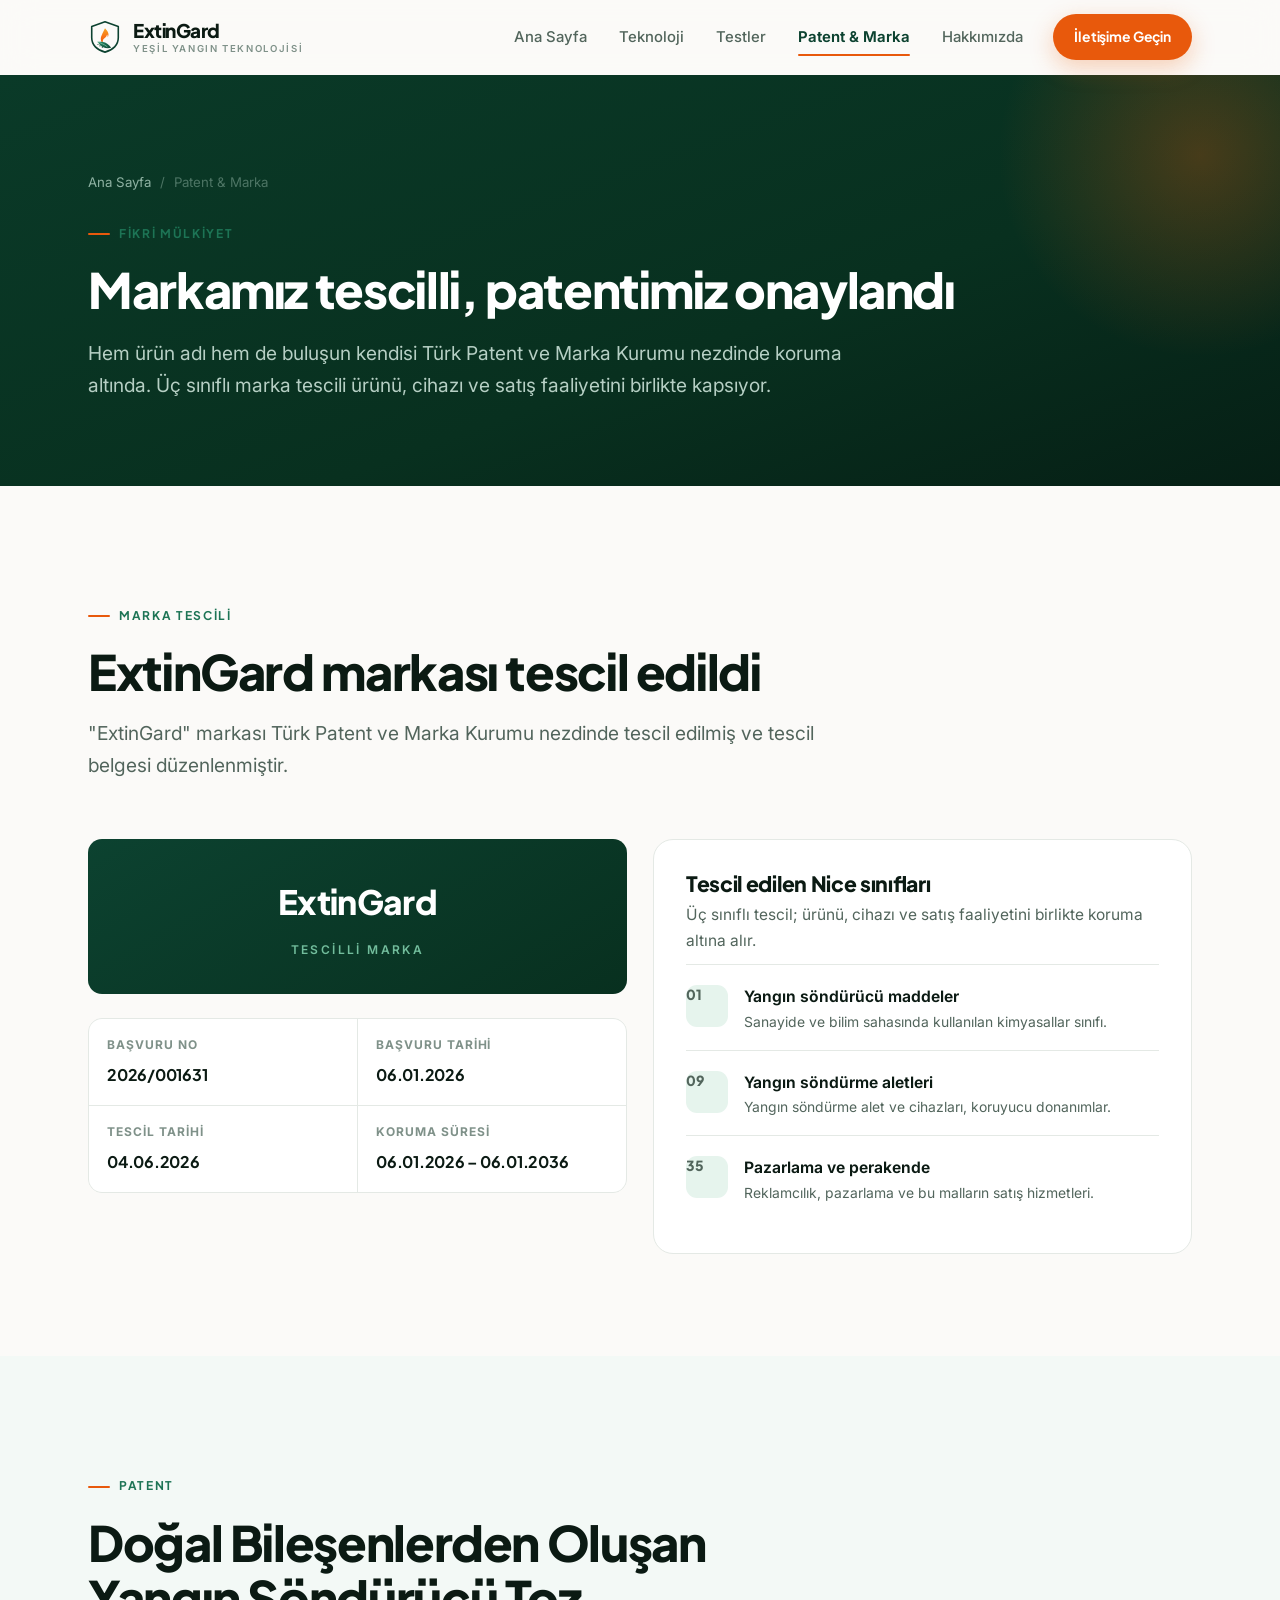
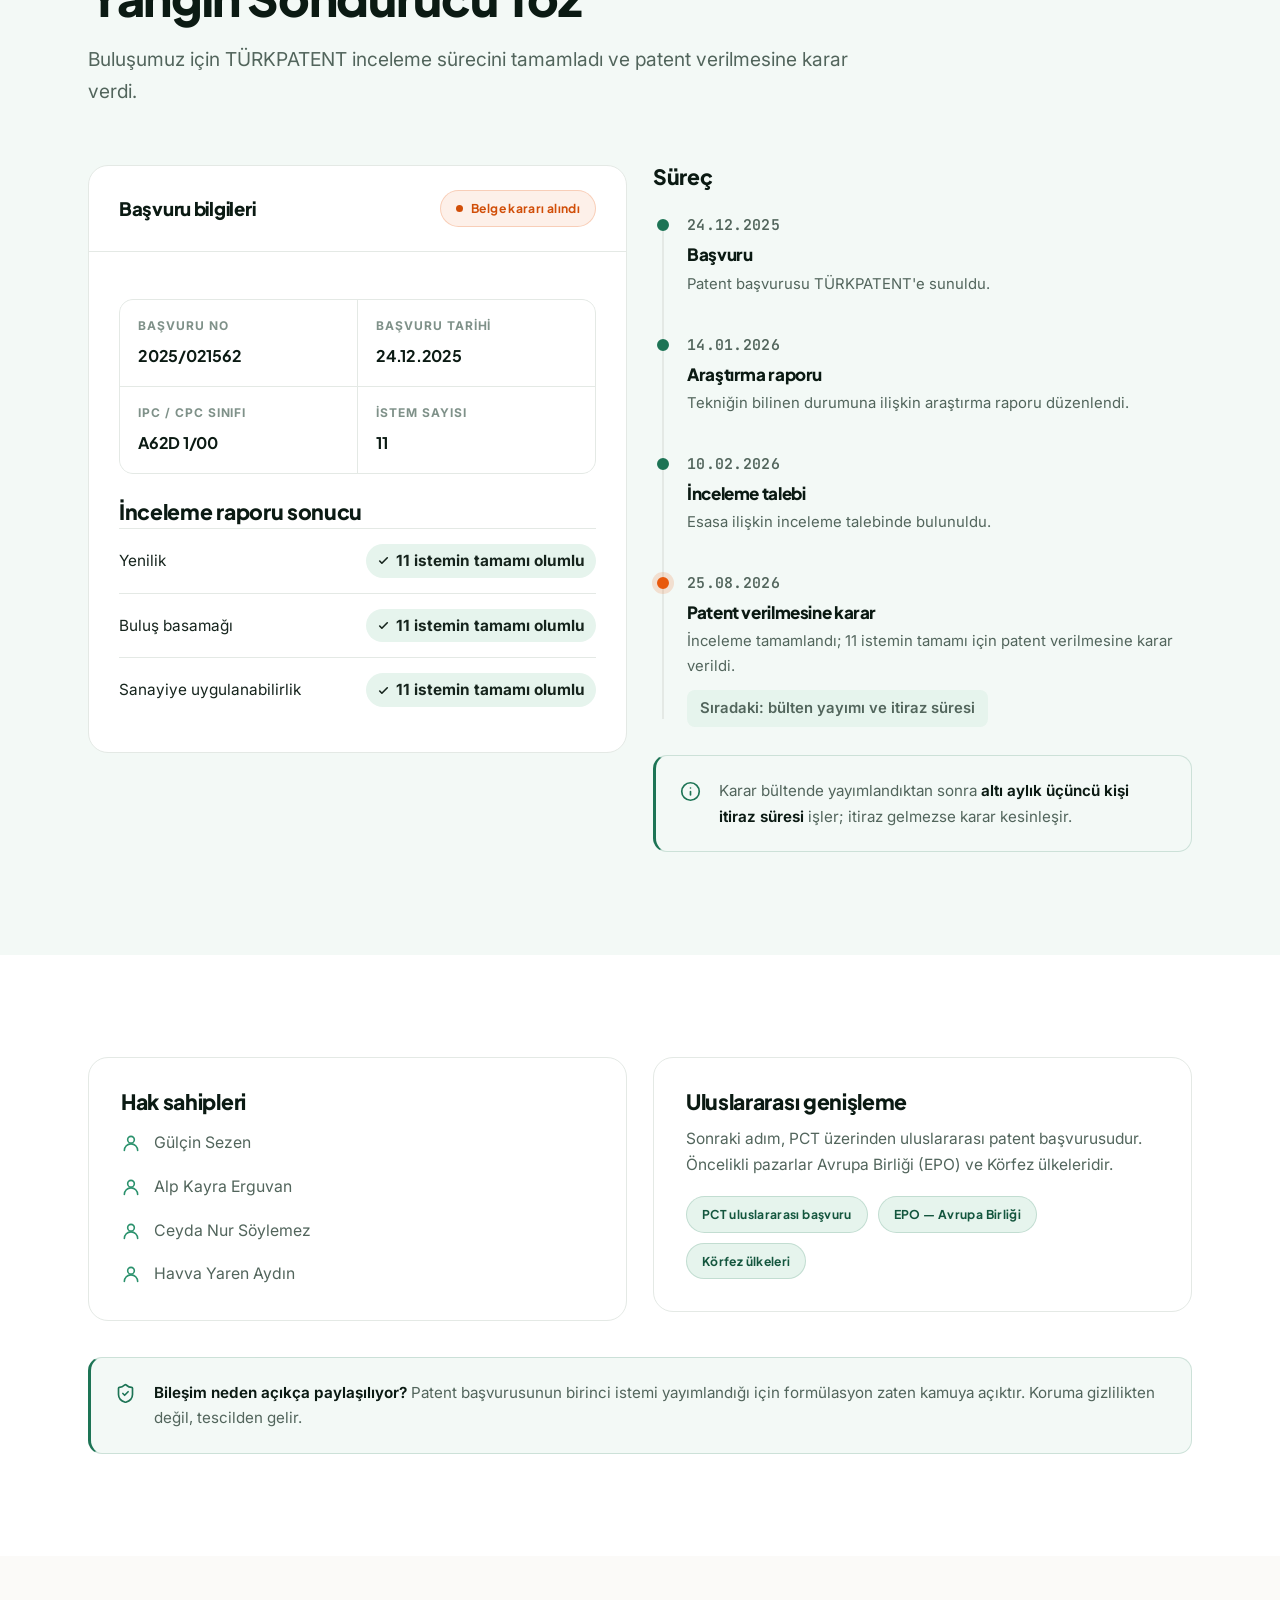
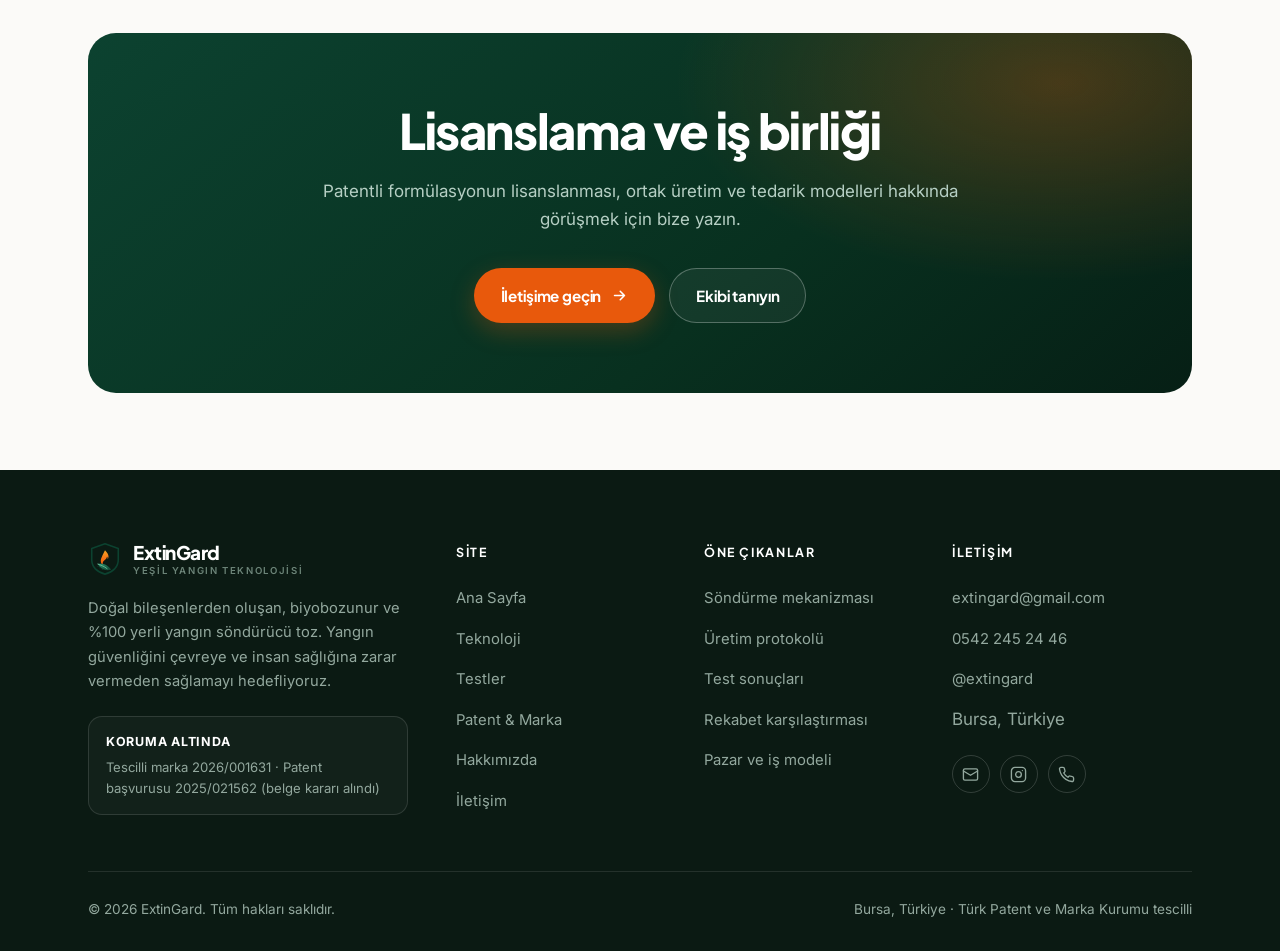
<file: patent.html>
<!DOCTYPE html>
<html lang="tr">
<head>
<meta charset="UTF-8">
<meta name="viewport" content="width=device-width, initial-scale=1">
<title>Patent ve Marka — ExtinGard</title>
<meta name="description" content="ExtinGard markasının TÜRKPATENT tescili (2026/001631) ve Doğal Bileşenlerden Oluşan Yangın Söndürücü Toz patent başvurusunun (2025/021562) süreci ve kapsamı.">
<meta name="theme-color" content="#08301F">
<link rel="icon" href="assets/img/logo.svg" type="image/svg+xml">
<meta property="og:type" content="article">
<meta property="og:locale" content="tr_TR">
<meta property="og:title" content="Patent ve Marka — ExtinGard">
<meta property="og:description" content="Tescilli marka 2026/001631 · Patent başvurusu 2025/021562 — 11 istemin tamamı olumlu değerlendirildi.">
<link rel="preconnect" href="https://fonts.googleapis.com">
<link rel="preconnect" href="https://fonts.gstatic.com" crossorigin>
<link href="https://fonts.googleapis.com/css2?family=Plus+Jakarta+Sans:wght@600;700;800&family=Inter:wght@400;500;600;650&family=JetBrains+Mono:wght@500;600&display=swap" rel="stylesheet">
<link rel="stylesheet" href="assets/css/style.css">
</head>
<body>
<a class="skip-link" href="#main">İçeriğe geç</a>

<header class="site-header">
  <div class="wrap">
    <nav class="nav" aria-label="Ana menü">
      <a class="brand" href="index.html" aria-label="ExtinGard ana sayfa">
        <img class="brand__mark" src="assets/img/logo.svg" alt="" width="34" height="34">
        <span class="brand__text">
          <span class="brand__name">ExtinGard</span>
          <span class="brand__tag">Yeşil Yangın Teknolojisi</span>
        </span>
      </a>
      <button class="nav__toggle" type="button" aria-expanded="false" aria-controls="nav-links" aria-label="Menüyü aç veya kapat"><span></span></button>
      <div class="nav__links" id="nav-links">
        <a class="nav__link" href="index.html">Ana Sayfa</a>
        <a class="nav__link" href="teknoloji.html">Teknoloji</a>
        <a class="nav__link" href="testler.html">Testler</a>
        <a class="nav__link is-active" href="patent.html" aria-current="page">Patent &amp; Marka</a>
        <a class="nav__link" href="hakkimizda.html">Hakkımızda</a>
        <span class="nav__cta"><a class="btn btn--primary btn--sm" href="iletisim.html">İletişime Geçin</a></span>
      </div>
    </nav>
  </div>
</header>

<main id="main">

  <section class="page-hero">
    <div class="wrap">
      <nav class="breadcrumb" aria-label="Sayfa yolu">
        <a href="index.html">Ana Sayfa</a><span>/</span><span aria-current="page">Patent &amp; Marka</span>
      </nav>
      <p class="eyebrow">Fikri Mülkiyet</p>
      <h1 class="h-lg">Markamız tescilli, patentimiz onaylandı</h1>
      <p class="lead">
        Hem ürün adı hem de buluşun kendisi Türk Patent ve Marka Kurumu nezdinde koruma altında.
        Üç sınıflı marka tescili ürünü, cihazı ve satış faaliyetini birlikte kapsıyor.
      </p>
    </div>
  </section>

  <!-- ============ MARKA ============ -->
  <section class="section" id="marka">
    <div class="wrap">
      <div class="section-head" data-reveal>
        <p class="eyebrow">Marka Tescili</p>
        <h2 class="h-lg">ExtinGard markası tescil edildi</h2>
        <p class="lead">
          "ExtinGard" markası Türk Patent ve Marka Kurumu nezdinde tescil edilmiş ve
          tescil belgesi düzenlenmiştir.
        </p>
      </div>

      <div class="grid grid--2" style="align-items:start">
        <div data-reveal>
          <div class="mark-plate">
            <span class="mark-plate__name">ExtinGard</span>
            <span class="mark-plate__sub">Tescilli Marka</span>
          </div>
          <dl class="kv">
            <div><dt>Başvuru No</dt><dd>2026/001631</dd></div>
            <div><dt>Başvuru Tarihi</dt><dd>06.01.2026</dd></div>
            <div><dt>Tescil Tarihi</dt><dd>04.06.2026</dd></div>
            <div><dt>Koruma Süresi</dt><dd>06.01.2026 – 06.01.2036</dd></div>
          </dl>
        </div>

        <div class="card" data-reveal data-delay="1">
          <h3 class="h-sm" style="margin-bottom:6px">Tescil edilen Nice sınıfları</h3>
          <p style="margin-bottom:10px">Üç sınıflı tescil; ürünü, cihazı ve satış faaliyetini birlikte koruma altına alır.</p>

          <div class="nice-item">
            <span class="nice-item__no">01</span>
            <span>
              <strong>Yangın söndürücü maddeler</strong>
              <span>Sanayide ve bilim sahasında kullanılan kimyasallar sınıfı.</span>
            </span>
          </div>
          <div class="nice-item">
            <span class="nice-item__no">09</span>
            <span>
              <strong>Yangın söndürme aletleri</strong>
              <span>Yangın söndürme alet ve cihazları, koruyucu donanımlar.</span>
            </span>
          </div>
          <div class="nice-item">
            <span class="nice-item__no">35</span>
            <span>
              <strong>Pazarlama ve perakende</strong>
              <span>Reklamcılık, pazarlama ve bu malların satış hizmetleri.</span>
            </span>
          </div>
        </div>
      </div>
    </div>
  </section>

  <!-- ============ PATENT ============ -->
  <section class="section section--mint" id="patent">
    <div class="wrap">
      <div class="section-head" data-reveal>
        <p class="eyebrow">Patent</p>
        <h2 class="h-lg">Doğal Bileşenlerden Oluşan Yangın Söndürücü Toz</h2>
        <p class="lead">
          Buluşumuz için TÜRKPATENT inceleme sürecini tamamladı ve patent verilmesine karar verdi.
        </p>
      </div>

      <div class="grid grid--2" style="align-items:start">
        <div class="ip-card" data-reveal>
          <div class="ip-card__head">
            <h3 class="h-sm">Başvuru bilgileri</h3>
            <span class="badge badge--flame"><span class="badge__dot"></span> Belge kararı alındı</span>
          </div>
          <div class="ip-card__body">
            <dl class="kv">
              <div><dt>Başvuru No</dt><dd>2025/021562</dd></div>
              <div><dt>Başvuru Tarihi</dt><dd>24.12.2025</dd></div>
              <div><dt>IPC / CPC Sınıfı</dt><dd>A62D 1/00</dd></div>
              <div><dt>İstem Sayısı</dt><dd>11</dd></div>
            </dl>

            <h4 class="h-sm" style="margin:26px 0 4px">İnceleme raporu sonucu</h4>
            <div class="verdict">
              <div class="verdict__row">
                <span>Yenilik</span>
                <span class="pill-pass"><svg viewBox="0 0 24 24" fill="none" stroke="currentColor" stroke-width="3" stroke-linecap="round" stroke-linejoin="round"><path d="m5 13 4 4L19 7"/></svg> 11 istemin tamamı olumlu</span>
              </div>
              <div class="verdict__row">
                <span>Buluş basamağı</span>
                <span class="pill-pass"><svg viewBox="0 0 24 24" fill="none" stroke="currentColor" stroke-width="3" stroke-linecap="round" stroke-linejoin="round"><path d="m5 13 4 4L19 7"/></svg> 11 istemin tamamı olumlu</span>
              </div>
              <div class="verdict__row">
                <span>Sanayiye uygulanabilirlik</span>
                <span class="pill-pass"><svg viewBox="0 0 24 24" fill="none" stroke="currentColor" stroke-width="3" stroke-linecap="round" stroke-linejoin="round"><path d="m5 13 4 4L19 7"/></svg> 11 istemin tamamı olumlu</span>
              </div>
            </div>
          </div>
        </div>

        <div data-reveal data-delay="1">
          <h3 class="h-sm" style="margin-bottom:24px">Süreç</h3>
          <div class="timeline">
            <article class="tl-item tl-item--done">
              <p class="tl-item__date">24.12.2025</p>
              <h3>Başvuru</h3>
              <p>Patent başvurusu TÜRKPATENT'e sunuldu.</p>
            </article>
            <article class="tl-item tl-item--done">
              <p class="tl-item__date">14.01.2026</p>
              <h3>Araştırma raporu</h3>
              <p>Tekniğin bilinen durumuna ilişkin araştırma raporu düzenlendi.</p>
            </article>
            <article class="tl-item tl-item--done">
              <p class="tl-item__date">10.02.2026</p>
              <h3>İnceleme talebi</h3>
              <p>Esasa ilişkin inceleme talebinde bulunuldu.</p>
            </article>
            <article class="tl-item tl-item--next">
              <p class="tl-item__date">25.08.2026</p>
              <h3>Patent verilmesine karar</h3>
              <p>İnceleme tamamlandı; 11 istemin tamamı için patent verilmesine karar verildi.</p>
              <p class="tl-item__out">Sıradaki: bülten yayımı ve itiraz süresi</p>
            </article>
          </div>

          <div class="callout" style="margin-top:28px">
            <svg viewBox="0 0 24 24" fill="none" stroke="currentColor" stroke-width="1.9" stroke-linecap="round" stroke-linejoin="round"><circle cx="12" cy="12" r="10"/><path d="M12 16v-4M12 8h.01"/></svg>
            <p>
              Karar bültende yayımlandıktan sonra <strong>altı aylık üçüncü kişi itiraz süresi</strong>
              işler; itiraz gelmezse karar kesinleşir.
            </p>
          </div>
        </div>
      </div>
    </div>
  </section>

  <!-- ============ HAK SAHİPLERİ + STRATEJİ ============ -->
  <section class="section section--paper" id="strateji">
    <div class="wrap">
      <div class="grid grid--2" style="align-items:start">
        <div class="card" data-reveal>
          <h3 class="h-sm" style="margin-bottom:16px">Hak sahipleri</h3>
          <ul class="feature-list">
            <li>
              <svg viewBox="0 0 24 24" fill="none" stroke="currentColor" stroke-width="1.9" stroke-linecap="round" stroke-linejoin="round"><circle cx="12" cy="8" r="4"/><path d="M4 21a8 8 0 0 1 16 0"/></svg>
              <span>Gülçin Sezen</span>
            </li>
            <li>
              <svg viewBox="0 0 24 24" fill="none" stroke="currentColor" stroke-width="1.9" stroke-linecap="round" stroke-linejoin="round"><circle cx="12" cy="8" r="4"/><path d="M4 21a8 8 0 0 1 16 0"/></svg>
              <span>Alp Kayra Erguvan</span>
            </li>
            <li>
              <svg viewBox="0 0 24 24" fill="none" stroke="currentColor" stroke-width="1.9" stroke-linecap="round" stroke-linejoin="round"><circle cx="12" cy="8" r="4"/><path d="M4 21a8 8 0 0 1 16 0"/></svg>
              <span>Ceyda Nur Söylemez</span>
            </li>
            <li>
              <svg viewBox="0 0 24 24" fill="none" stroke="currentColor" stroke-width="1.9" stroke-linecap="round" stroke-linejoin="round"><circle cx="12" cy="8" r="4"/><path d="M4 21a8 8 0 0 1 16 0"/></svg>
              <span>Havva Yaren Aydın</span>
            </li>
          </ul>
        </div>

        <div class="card" data-reveal data-delay="1">
          <h3 class="h-sm" style="margin-bottom:12px">Uluslararası genişleme</h3>
          <p style="margin-bottom:18px">
            Sonraki adım, PCT üzerinden uluslararası patent başvurusudur. Öncelikli pazarlar
            Avrupa Birliği (EPO) ve Körfez ülkeleridir.
          </p>
          <div class="badge-row">
            <span class="badge">PCT uluslararası başvuru</span>
            <span class="badge">EPO — Avrupa Birliği</span>
            <span class="badge">Körfez ülkeleri</span>
          </div>
        </div>
      </div>

      <div class="callout" style="margin-top:clamp(26px,3vw,36px)" data-reveal>
        <svg viewBox="0 0 24 24" fill="none" stroke="currentColor" stroke-width="1.9" stroke-linecap="round" stroke-linejoin="round"><path d="M20 13c0 5-3.5 7.5-7.66 8.95a1 1 0 0 1-.67-.01C7.5 20.5 4 18 4 13V6a1 1 0 0 1 1-1c2 0 4.5-1.2 6.24-2.72a1.17 1.17 0 0 1 1.52 0C14.51 3.81 17 5 19 5a1 1 0 0 1 1 1Z"/><path d="m9 12 2 2 4-4"/></svg>
        <p>
          <strong>Bileşim neden açıkça paylaşılıyor?</strong> Patent başvurusunun birinci istemi
          yayımlandığı için formülasyon zaten kamuya açıktır. Koruma gizlilikten değil,
          tescilden gelir.
        </p>
      </div>
    </div>
  </section>

  <!-- ============ CTA ============ -->
  <section class="section section--tight">
    <div class="wrap">
      <div class="cta-band" data-reveal>
        <h2 class="h-lg">Lisanslama ve iş birliği</h2>
        <p>
          Patentli formülasyonun lisanslanması, ortak üretim ve tedarik modelleri hakkında
          görüşmek için bize yazın.
        </p>
        <div class="btn-row">
          <a class="btn btn--primary" href="iletisim.html">
            İletişime geçin
            <svg viewBox="0 0 24 24" fill="none" stroke="currentColor" stroke-width="2.2" stroke-linecap="round" stroke-linejoin="round"><path d="M5 12h14M13 6l6 6-6 6"/></svg>
          </a>
          <a class="btn btn--on-dark" href="hakkimizda.html">Ekibi tanıyın</a>
        </div>
      </div>
    </div>
  </section>

</main>

<footer class="site-footer">
  <div class="wrap">
    <div class="footer__grid">
      <div>
        <div class="brand">
          <img class="brand__mark" src="assets/img/logo.svg" alt="" width="34" height="34">
          <span class="brand__text">
            <span class="brand__name">ExtinGard</span>
            <span class="brand__tag">Yeşil Yangın Teknolojisi</span>
          </span>
        </div>
        <p class="footer__about">
          Doğal bileşenlerden oluşan, biyobozunur ve %100 yerli yangın söndürücü toz.
          Yangın güvenliğini çevreye ve insan sağlığına zarar vermeden sağlamayı hedefliyoruz.
        </p>
        <div class="footer__ip">
          <strong>Koruma altında</strong>
          Tescilli marka 2026/001631 · Patent başvurusu 2025/021562 (belge kararı alındı)
        </div>
      </div>

      <nav aria-label="Site haritası">
        <p class="footer__title">Site</p>
        <ul class="footer__list">
          <li><a href="index.html">Ana Sayfa</a></li>
          <li><a href="teknoloji.html">Teknoloji</a></li>
          <li><a href="testler.html">Testler</a></li>
          <li><a href="patent.html">Patent &amp; Marka</a></li>
          <li><a href="hakkimizda.html">Hakkımızda</a></li>
          <li><a href="iletisim.html">İletişim</a></li>
        </ul>
      </nav>

      <nav aria-label="Konular">
        <p class="footer__title">Öne çıkanlar</p>
        <ul class="footer__list">
          <li><a href="teknoloji.html#mekanizma">Söndürme mekanizması</a></li>
          <li><a href="teknoloji.html#uretim">Üretim protokolü</a></li>
          <li><a href="testler.html#sonuclar">Test sonuçları</a></li>
          <li><a href="index.html#rekabet">Rekabet karşılaştırması</a></li>
          <li><a href="index.html#pazar">Pazar ve iş modeli</a></li>
        </ul>
      </nav>

      <div>
        <p class="footer__title">İletişim</p>
        <ul class="footer__list">
          <li><a href="mailto:extingard@gmail.com">extingard@gmail.com</a></li>
          <li><a href="tel:+905422452446">0542 245 24 46</a></li>
          <li><a href="https://instagram.com/extingard" target="_blank" rel="noopener">@extingard</a></li>
          <li>Bursa, Türkiye</li>
        </ul>
        <div class="footer__social" style="margin-top:22px">
          <a href="mailto:extingard@gmail.com" aria-label="E-posta gönder">
            <svg viewBox="0 0 24 24" fill="none" stroke="currentColor" stroke-width="1.9" stroke-linecap="round" stroke-linejoin="round"><rect x="2" y="4" width="20" height="16" rx="2"/><path d="m2 7 10 6 10-6"/></svg>
          </a>
          <a href="https://instagram.com/extingard" target="_blank" rel="noopener" aria-label="Instagram">
            <svg viewBox="0 0 24 24" fill="none" stroke="currentColor" stroke-width="1.9" stroke-linecap="round" stroke-linejoin="round"><rect x="2" y="2" width="20" height="20" rx="5"/><circle cx="12" cy="12" r="4"/><path d="M17.5 6.5h.01"/></svg>
          </a>
          <a href="tel:+905422452446" aria-label="Telefon">
            <svg viewBox="0 0 24 24" fill="none" stroke="currentColor" stroke-width="1.9" stroke-linecap="round" stroke-linejoin="round"><path d="M22 16.9v3a2 2 0 0 1-2.2 2 19.8 19.8 0 0 1-8.6-3.1 19.5 19.5 0 0 1-6-6A19.8 19.8 0 0 1 2.1 4.2 2 2 0 0 1 4.1 2h3a2 2 0 0 1 2 1.7c.1 1 .4 1.9.7 2.8a2 2 0 0 1-.5 2.1L8.1 9.9a16 16 0 0 0 6 6l1.3-1.3a2 2 0 0 1 2.1-.4c.9.3 1.8.6 2.8.7a2 2 0 0 1 1.7 2Z"/></svg>
          </a>
        </div>
      </div>
    </div>

    <div class="footer__bottom">
      <p>© <span data-year>2026</span> ExtinGard. Tüm hakları saklıdır.</p>
      <p>Bursa, Türkiye · Türk Patent ve Marka Kurumu tescilli</p>
    </div>
  </div>
</footer>

<button class="to-top" type="button" aria-label="Sayfa başına dön">
  <svg viewBox="0 0 24 24" fill="none" stroke="currentColor" stroke-width="2.2" stroke-linecap="round" stroke-linejoin="round"><path d="M12 19V5M5 12l7-7 7 7"/></svg>
</button>

<script src="assets/js/main.js"></script>
</body>
</html>
</file>
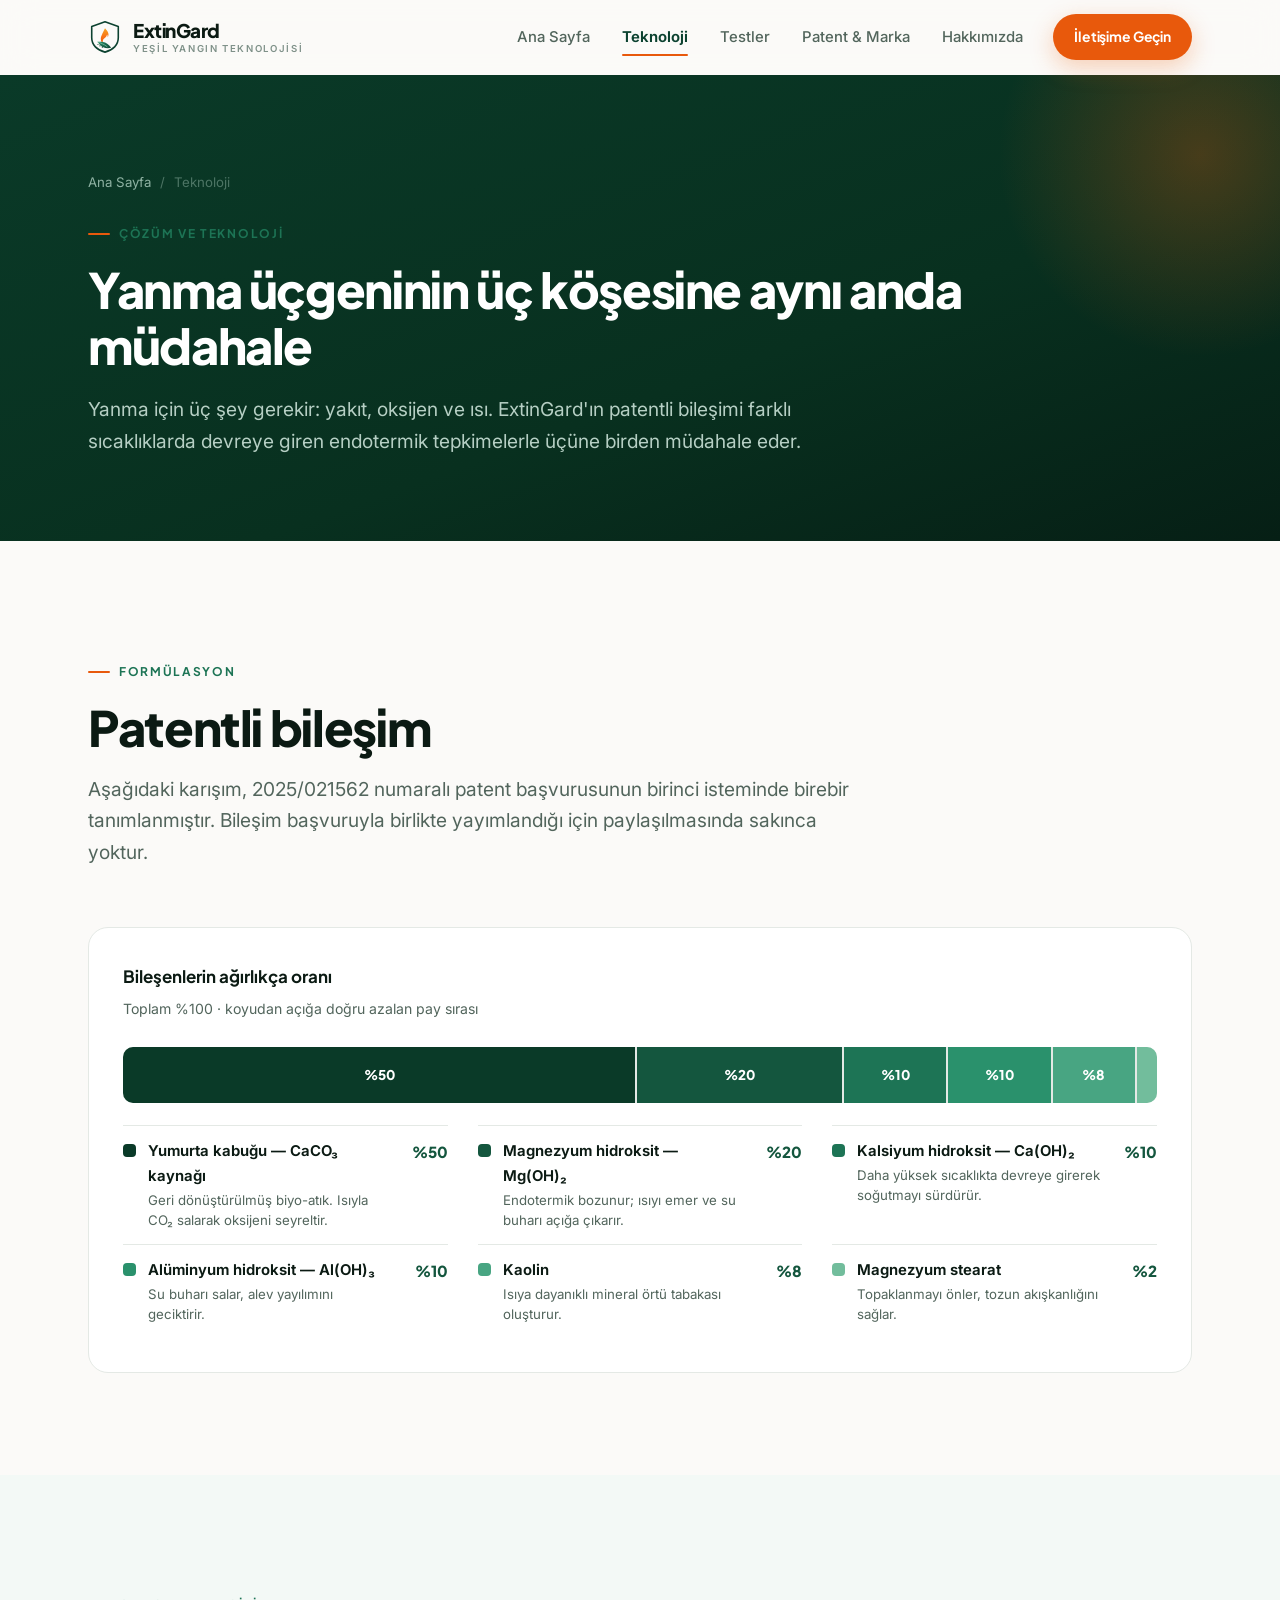
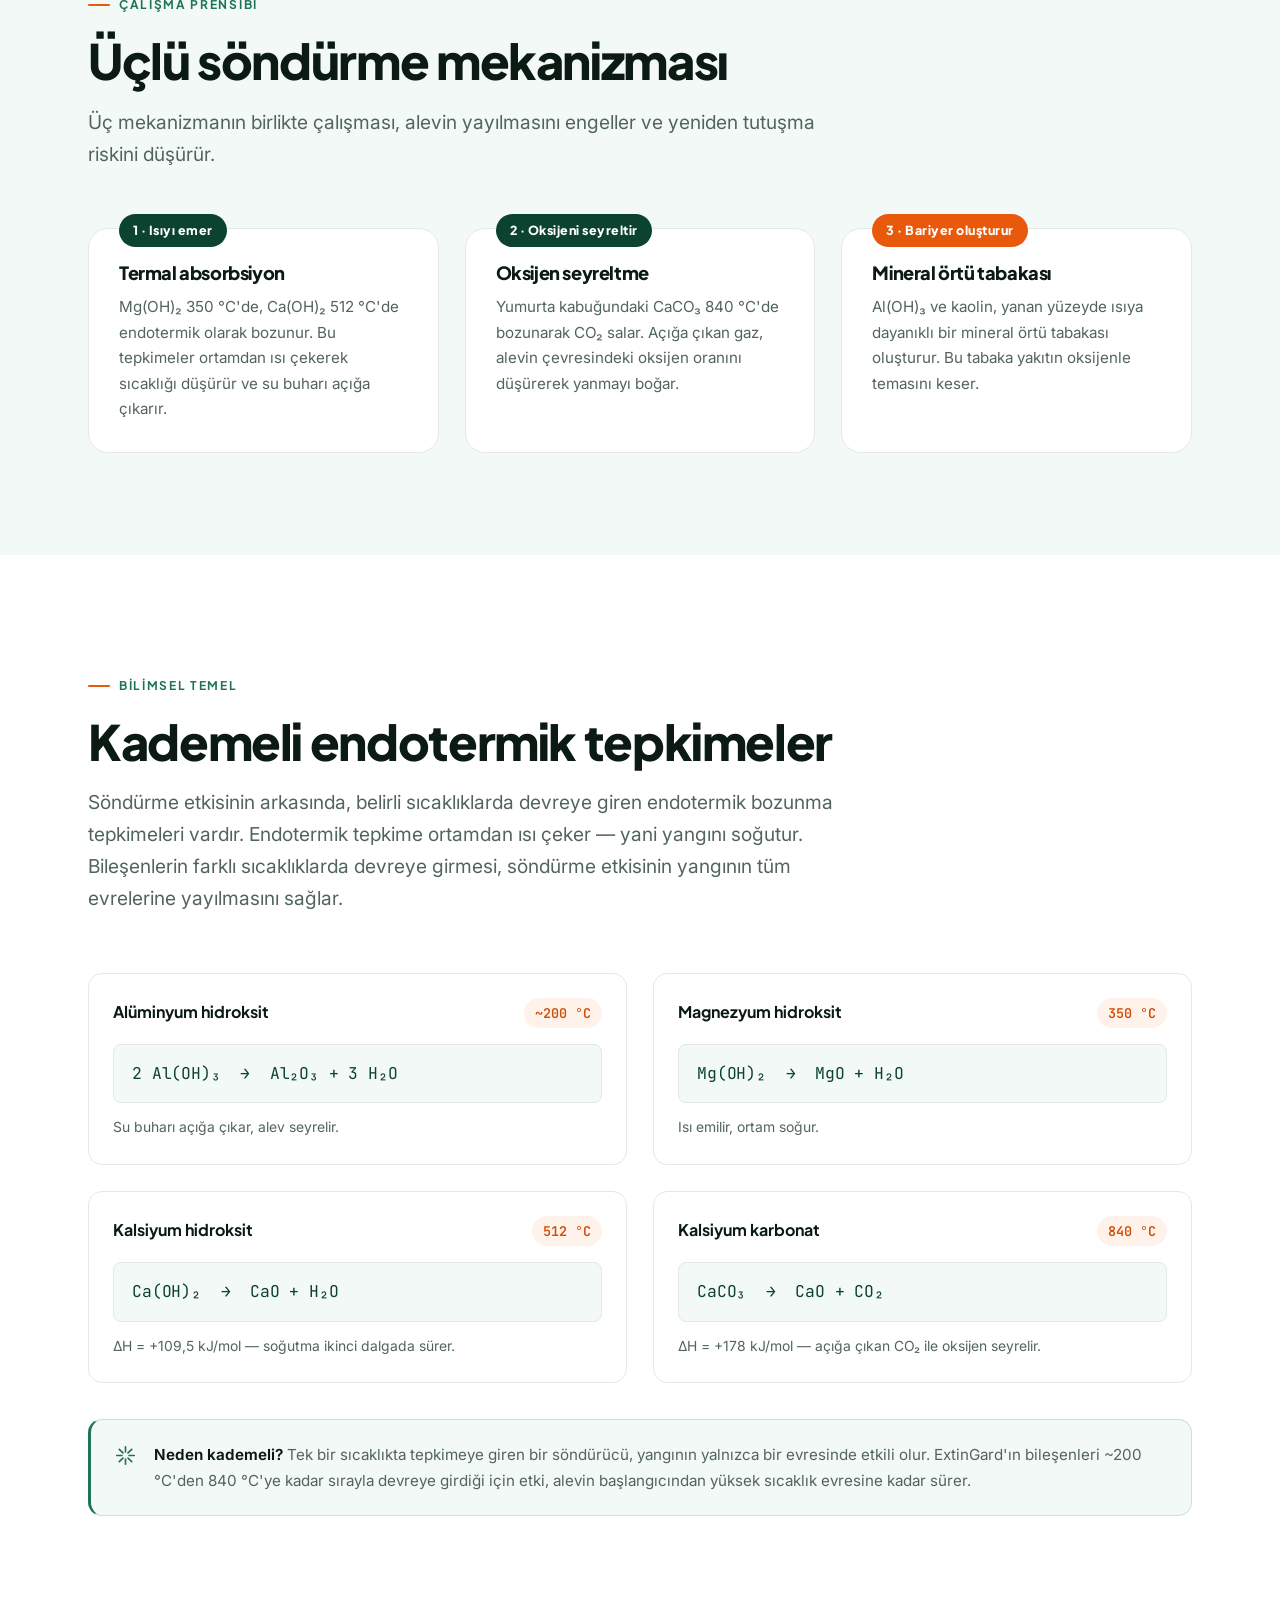
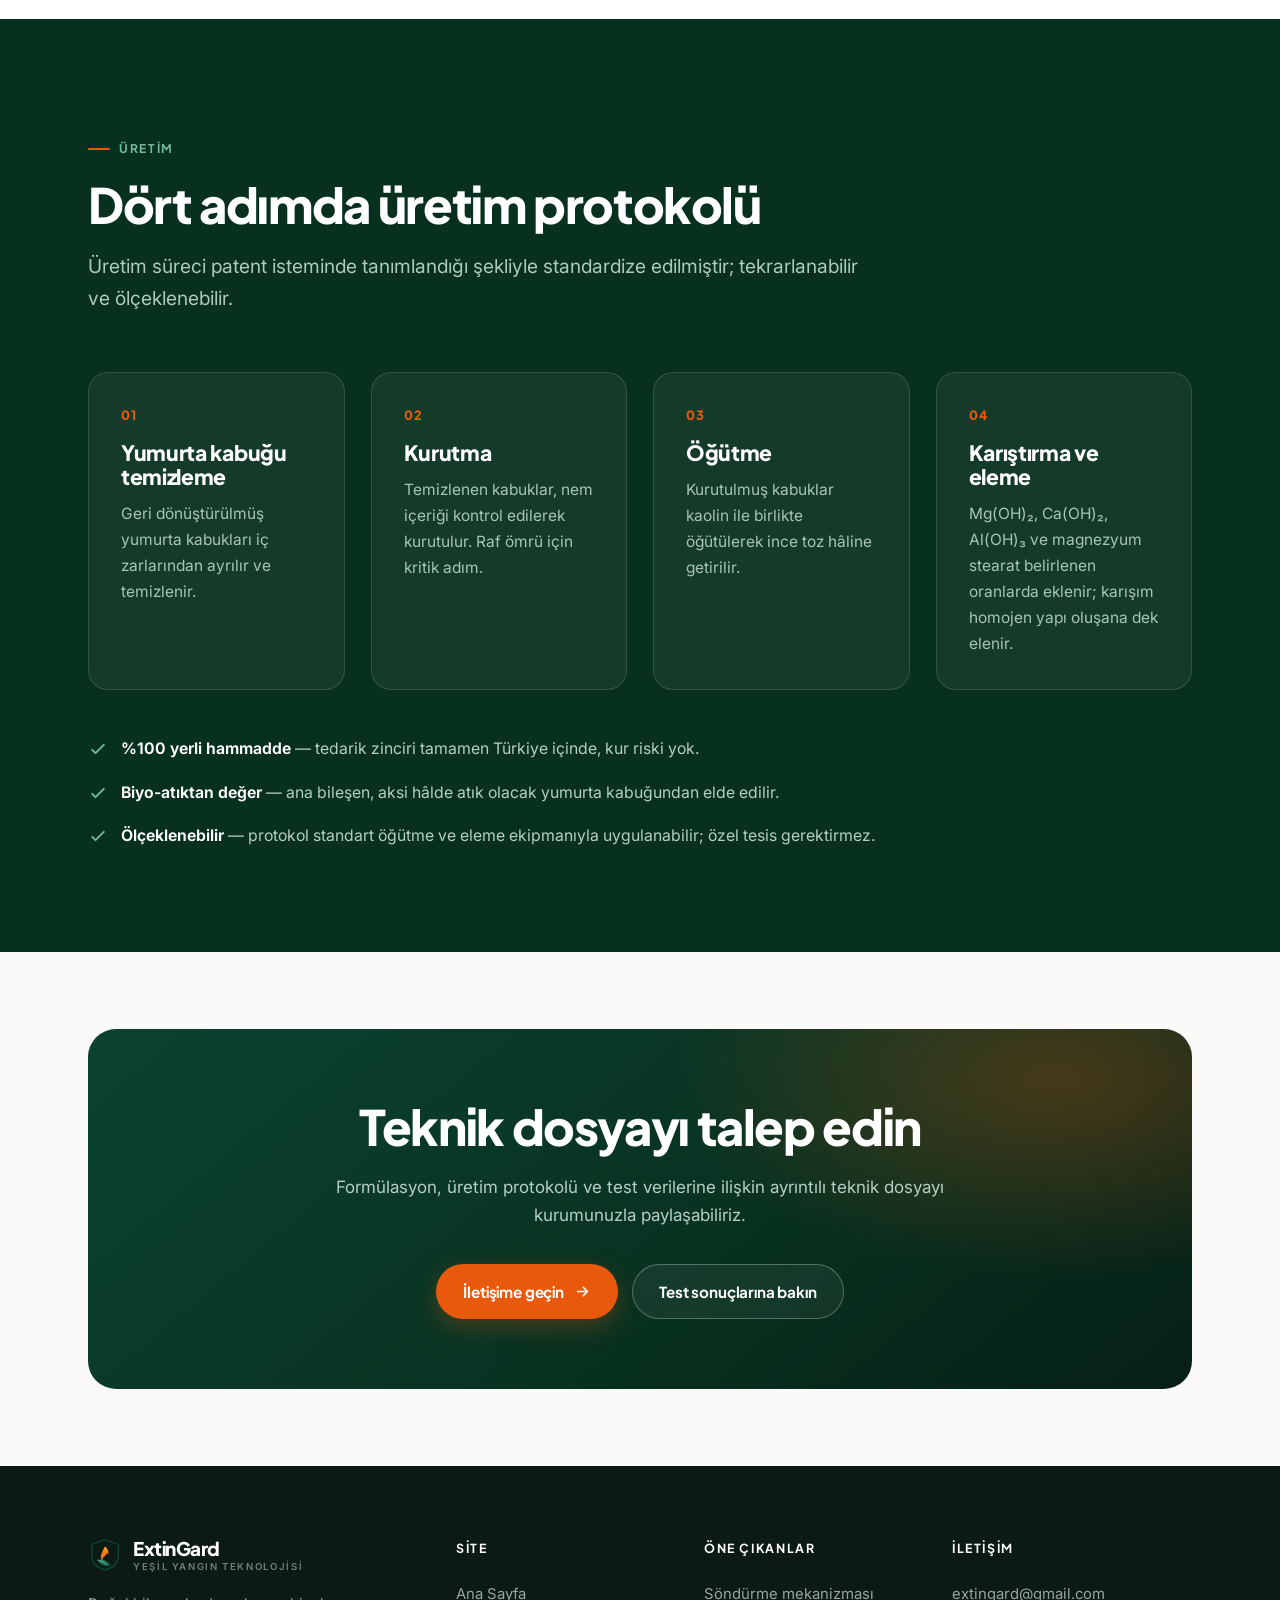
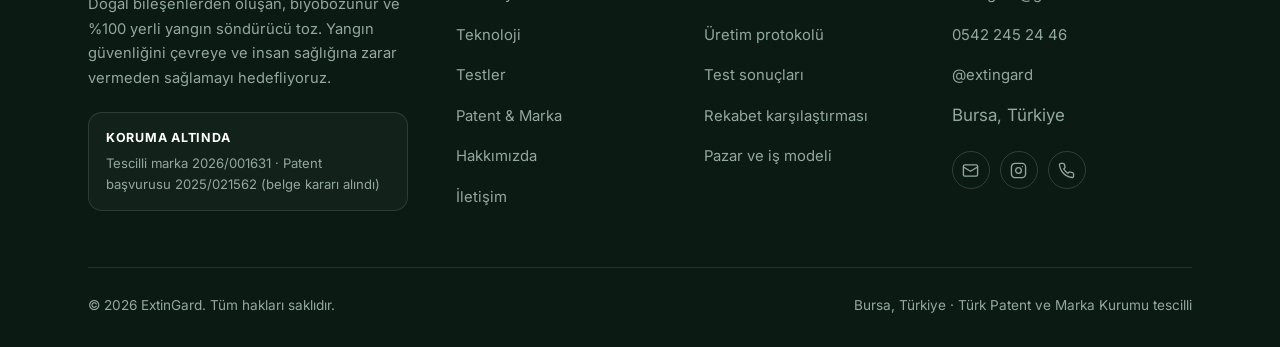
<file: teknoloji.html>
<!DOCTYPE html>
<html lang="tr">
<head>
<meta charset="UTF-8">
<meta name="viewport" content="width=device-width, initial-scale=1">
<title>Teknoloji — ExtinGard</title>
<meta name="description" content="ExtinGard'ın patentli formülasyonu, üçlü söndürme mekanizması, endotermik bozunma tepkimeleri ve dört adımlı üretim protokolü.">
<meta name="theme-color" content="#08301F">
<link rel="icon" href="assets/img/logo.svg" type="image/svg+xml">
<meta property="og:type" content="article">
<meta property="og:locale" content="tr_TR">
<meta property="og:title" content="Teknoloji — ExtinGard">
<meta property="og:description" content="Patentli bileşim, üçlü söndürme mekanizması ve üretim protokolü.">
<link rel="preconnect" href="https://fonts.googleapis.com">
<link rel="preconnect" href="https://fonts.gstatic.com" crossorigin>
<link href="https://fonts.googleapis.com/css2?family=Plus+Jakarta+Sans:wght@600;700;800&family=Inter:wght@400;500;600;650&family=JetBrains+Mono:wght@500;600&display=swap" rel="stylesheet">
<link rel="stylesheet" href="assets/css/style.css">
</head>
<body>
<a class="skip-link" href="#main">İçeriğe geç</a>

<header class="site-header">
  <div class="wrap">
    <nav class="nav" aria-label="Ana menü">
      <a class="brand" href="index.html" aria-label="ExtinGard ana sayfa">
        <img class="brand__mark" src="assets/img/logo.svg" alt="" width="34" height="34">
        <span class="brand__text">
          <span class="brand__name">ExtinGard</span>
          <span class="brand__tag">Yeşil Yangın Teknolojisi</span>
        </span>
      </a>
      <button class="nav__toggle" type="button" aria-expanded="false" aria-controls="nav-links" aria-label="Menüyü aç veya kapat"><span></span></button>
      <div class="nav__links" id="nav-links">
        <a class="nav__link" href="index.html">Ana Sayfa</a>
        <a class="nav__link is-active" href="teknoloji.html" aria-current="page">Teknoloji</a>
        <a class="nav__link" href="testler.html">Testler</a>
        <a class="nav__link" href="patent.html">Patent &amp; Marka</a>
        <a class="nav__link" href="hakkimizda.html">Hakkımızda</a>
        <span class="nav__cta"><a class="btn btn--primary btn--sm" href="iletisim.html">İletişime Geçin</a></span>
      </div>
    </nav>
  </div>
</header>

<main id="main">

  <section class="page-hero">
    <div class="wrap">
      <nav class="breadcrumb" aria-label="Sayfa yolu">
        <a href="index.html">Ana Sayfa</a><span>/</span><span aria-current="page">Teknoloji</span>
      </nav>
      <p class="eyebrow">Çözüm ve Teknoloji</p>
      <h1 class="h-lg">Yanma üçgeninin üç köşesine aynı anda müdahale</h1>
      <p class="lead">
        Yanma için üç şey gerekir: yakıt, oksijen ve ısı. ExtinGard'ın patentli bileşimi
        farklı sıcaklıklarda devreye giren endotermik tepkimelerle üçüne birden müdahale eder.
      </p>
    </div>
  </section>

  <!-- ============ BİLEŞİM ============ -->
  <section class="section" id="formulasyon">
    <div class="wrap">
      <div class="section-head" data-reveal>
        <p class="eyebrow">Formülasyon</p>
        <h2 class="h-lg">Patentli bileşim</h2>
        <p class="lead">
          Aşağıdaki karışım, 2025/021562 numaralı patent başvurusunun birinci isteminde birebir
          tanımlanmıştır. Bileşim başvuruyla birlikte yayımlandığı için paylaşılmasında sakınca yoktur.
        </p>
      </div>

      <figure class="viz" data-reveal style="margin:0">
        <figcaption>
          <p class="viz__title">Bileşenlerin ağırlıkça oranı</p>
          <p class="viz__sub">Toplam %100 · koyudan açığa doğru azalan pay sırası</p>
        </figcaption>

        <div class="compo-bar" role="img" aria-label="Bileşim: yumurta kabuğu %50, magnezyum hidroksit %20, kalsiyum hidroksit %10, alüminyum hidroksit %10, kaolin %8, magnezyum stearat %2">
          <div class="compo-bar__seg" style="flex:50;background:#0A3A28"><span>%50</span></div>
          <div class="compo-bar__seg" style="flex:20;background:#14563E"><span>%20</span></div>
          <div class="compo-bar__seg" style="flex:10;background:#1D7455"><span>%10</span></div>
          <div class="compo-bar__seg" style="flex:10;background:#2A916C"><span>%10</span></div>
          <div class="compo-bar__seg" style="flex:8;background:#48A582"><span>%8</span></div>
          <div class="compo-bar__seg" data-small="true" style="flex:2;background:#72BD9C"><span>%2</span></div>
        </div>

        <ul class="compo-legend">
          <li>
            <span class="compo-legend__swatch" style="background:#0A3A28"></span>
            <span>
              <span class="compo-legend__name">Yumurta kabuğu — CaCO₃ kaynağı</span>
              <span class="compo-legend__role">Geri dönüştürülmüş biyo-atık. Isıyla CO₂ salarak oksijeni seyreltir.</span>
            </span>
            <span class="compo-legend__pct">%50</span>
          </li>
          <li>
            <span class="compo-legend__swatch" style="background:#14563E"></span>
            <span>
              <span class="compo-legend__name">Magnezyum hidroksit — Mg(OH)₂</span>
              <span class="compo-legend__role">Endotermik bozunur; ısıyı emer ve su buharı açığa çıkarır.</span>
            </span>
            <span class="compo-legend__pct">%20</span>
          </li>
          <li>
            <span class="compo-legend__swatch" style="background:#1D7455"></span>
            <span>
              <span class="compo-legend__name">Kalsiyum hidroksit — Ca(OH)₂</span>
              <span class="compo-legend__role">Daha yüksek sıcaklıkta devreye girerek soğutmayı sürdürür.</span>
            </span>
            <span class="compo-legend__pct">%10</span>
          </li>
          <li>
            <span class="compo-legend__swatch" style="background:#2A916C"></span>
            <span>
              <span class="compo-legend__name">Alüminyum hidroksit — Al(OH)₃</span>
              <span class="compo-legend__role">Su buharı salar, alev yayılımını geciktirir.</span>
            </span>
            <span class="compo-legend__pct">%10</span>
          </li>
          <li>
            <span class="compo-legend__swatch" style="background:#48A582"></span>
            <span>
              <span class="compo-legend__name">Kaolin</span>
              <span class="compo-legend__role">Isıya dayanıklı mineral örtü tabakası oluşturur.</span>
            </span>
            <span class="compo-legend__pct">%8</span>
          </li>
          <li>
            <span class="compo-legend__swatch" style="background:#72BD9C"></span>
            <span>
              <span class="compo-legend__name">Magnezyum stearat</span>
              <span class="compo-legend__role">Topaklanmayı önler, tozun akışkanlığını sağlar.</span>
            </span>
            <span class="compo-legend__pct">%2</span>
          </li>
        </ul>
      </figure>
    </div>
  </section>

  <!-- ============ MEKANİZMA ============ -->
  <section class="section section--mint" id="mekanizma">
    <div class="wrap">
      <div class="section-head" data-reveal>
        <p class="eyebrow">Çalışma Prensibi</p>
        <h2 class="h-lg">Üçlü söndürme mekanizması</h2>
        <p class="lead">
          Üç mekanizmanın birlikte çalışması, alevin yayılmasını engeller ve yeniden tutuşma
          riskini düşürür.
        </p>
      </div>

      <div class="grid grid--3" style="margin-top:26px">
        <article class="step" data-reveal>
          <span class="step__badge">1 · Isıyı emer</span>
          <h3>Termal absorbsiyon</h3>
          <p>
            Mg(OH)₂ 350 °C'de, Ca(OH)₂ 512 °C'de endotermik olarak bozunur. Bu tepkimeler
            ortamdan ısı çekerek sıcaklığı düşürür ve su buharı açığa çıkarır.
          </p>
        </article>
        <article class="step" data-reveal data-delay="1">
          <span class="step__badge">2 · Oksijeni seyreltir</span>
          <h3>Oksijen seyreltme</h3>
          <p>
            Yumurta kabuğundaki CaCO₃ 840 °C'de bozunarak CO₂ salar. Açığa çıkan gaz, alevin
            çevresindeki oksijen oranını düşürerek yanmayı boğar.
          </p>
        </article>
        <article class="step" data-reveal data-delay="2">
          <span class="step__badge step__badge--flame">3 · Bariyer oluşturur</span>
          <h3>Mineral örtü tabakası</h3>
          <p>
            Al(OH)₃ ve kaolin, yanan yüzeyde ısıya dayanıklı bir mineral örtü tabakası oluşturur.
            Bu tabaka yakıtın oksijenle temasını keser.
          </p>
        </article>
      </div>
    </div>
  </section>

  <!-- ============ TEPKİMELER ============ -->
  <section class="section section--paper" id="tepkimeler">
    <div class="wrap">
      <div class="section-head" data-reveal>
        <p class="eyebrow">Bilimsel Temel</p>
        <h2 class="h-lg">Kademeli endotermik tepkimeler</h2>
        <p class="lead">
          Söndürme etkisinin arkasında, belirli sıcaklıklarda devreye giren endotermik bozunma
          tepkimeleri vardır. Endotermik tepkime ortamdan ısı çeker — yani yangını soğutur.
          Bileşenlerin farklı sıcaklıklarda devreye girmesi, söndürme etkisinin yangının tüm
          evrelerine yayılmasını sağlar.
        </p>
      </div>

      <div class="grid grid--2">
        <article class="rxn" data-reveal>
          <div class="rxn__head">
            <span class="rxn__name">Alüminyum hidroksit</span>
            <span class="rxn__temp">~200 °C</span>
          </div>
          <p class="rxn__eq">2 Al(OH)₃ &nbsp;→&nbsp; Al₂O₃ + 3 H₂O</p>
          <p class="rxn__note">Su buharı açığa çıkar, alev seyrelir.</p>
        </article>

        <article class="rxn" data-reveal data-delay="1">
          <div class="rxn__head">
            <span class="rxn__name">Magnezyum hidroksit</span>
            <span class="rxn__temp">350 °C</span>
          </div>
          <p class="rxn__eq">Mg(OH)₂ &nbsp;→&nbsp; MgO + H₂O</p>
          <p class="rxn__note">Isı emilir, ortam soğur.</p>
        </article>

        <article class="rxn" data-reveal>
          <div class="rxn__head">
            <span class="rxn__name">Kalsiyum hidroksit</span>
            <span class="rxn__temp">512 °C</span>
          </div>
          <p class="rxn__eq">Ca(OH)₂ &nbsp;→&nbsp; CaO + H₂O</p>
          <p class="rxn__note">ΔH = +109,5 kJ/mol — soğutma ikinci dalgada sürer.</p>
        </article>

        <article class="rxn" data-reveal data-delay="1">
          <div class="rxn__head">
            <span class="rxn__name">Kalsiyum karbonat</span>
            <span class="rxn__temp">840 °C</span>
          </div>
          <p class="rxn__eq">CaCO₃ &nbsp;→&nbsp; CaO + CO₂</p>
          <p class="rxn__note">ΔH = +178 kJ/mol — açığa çıkan CO₂ ile oksijen seyrelir.</p>
        </article>
      </div>

      <div class="callout" style="margin-top:clamp(26px,3vw,36px)" data-reveal>
        <svg viewBox="0 0 24 24" fill="none" stroke="currentColor" stroke-width="1.9" stroke-linecap="round" stroke-linejoin="round"><path d="M12 2v6M12 22v-6M4.9 4.9l4.2 4.2M14.9 14.9l4.2 4.2M2 12h6M22 12h-6M4.9 19.1l4.2-4.2M14.9 9.1l4.2-4.2"/></svg>
        <p>
          <strong>Neden kademeli?</strong> Tek bir sıcaklıkta tepkimeye giren bir söndürücü, yangının
          yalnızca bir evresinde etkili olur. ExtinGard'ın bileşenleri ~200 °C'den 840 °C'ye kadar
          sırayla devreye girdiği için etki, alevin başlangıcından yüksek sıcaklık evresine kadar sürer.
        </p>
      </div>
    </div>
  </section>

  <!-- ============ ÜRETİM ============ -->
  <section class="section section--dark" id="uretim">
    <div class="wrap">
      <div class="section-head" data-reveal>
        <p class="eyebrow">Üretim</p>
        <h2 class="h-lg">Dört adımda üretim protokolü</h2>
        <p class="lead">
          Üretim süreci patent isteminde tanımlandığı şekliyle standardize edilmiştir;
          tekrarlanabilir ve ölçeklenebilir.
        </p>
      </div>

      <div class="grid grid--4">
        <article class="card card--dark" data-reveal>
          <span class="card__num">01</span>
          <h3 class="h-sm">Yumurta kabuğu temizleme</h3>
          <p>Geri dönüştürülmüş yumurta kabukları iç zarlarından ayrılır ve temizlenir.</p>
        </article>
        <article class="card card--dark" data-reveal data-delay="1">
          <span class="card__num">02</span>
          <h3 class="h-sm">Kurutma</h3>
          <p>Temizlenen kabuklar, nem içeriği kontrol edilerek kurutulur. Raf ömrü için kritik adım.</p>
        </article>
        <article class="card card--dark" data-reveal data-delay="2">
          <span class="card__num">03</span>
          <h3 class="h-sm">Öğütme</h3>
          <p>Kurutulmuş kabuklar kaolin ile birlikte öğütülerek ince toz hâline getirilir.</p>
        </article>
        <article class="card card--dark" data-reveal data-delay="3">
          <span class="card__num">04</span>
          <h3 class="h-sm">Karıştırma ve eleme</h3>
          <p>Mg(OH)₂, Ca(OH)₂, Al(OH)₃ ve magnezyum stearat belirlenen oranlarda eklenir; karışım homojen yapı oluşana dek elenir.</p>
        </article>
      </div>

      <ul class="feature-list" style="margin-top:clamp(32px,4vw,46px)" data-reveal>
        <li>
          <svg viewBox="0 0 24 24" fill="none" stroke="currentColor" stroke-width="2.2" stroke-linecap="round" stroke-linejoin="round"><path d="m5 13 4 4L19 7"/></svg>
          <span><strong>%100 yerli hammadde</strong> — tedarik zinciri tamamen Türkiye içinde, kur riski yok.</span>
        </li>
        <li>
          <svg viewBox="0 0 24 24" fill="none" stroke="currentColor" stroke-width="2.2" stroke-linecap="round" stroke-linejoin="round"><path d="m5 13 4 4L19 7"/></svg>
          <span><strong>Biyo-atıktan değer</strong> — ana bileşen, aksi hâlde atık olacak yumurta kabuğundan elde edilir.</span>
        </li>
        <li>
          <svg viewBox="0 0 24 24" fill="none" stroke="currentColor" stroke-width="2.2" stroke-linecap="round" stroke-linejoin="round"><path d="m5 13 4 4L19 7"/></svg>
          <span><strong>Ölçeklenebilir</strong> — protokol standart öğütme ve eleme ekipmanıyla uygulanabilir; özel tesis gerektirmez.</span>
        </li>
      </ul>
    </div>
  </section>

  <!-- ============ CTA ============ -->
  <section class="section section--tight">
    <div class="wrap">
      <div class="cta-band" data-reveal>
        <h2 class="h-lg">Teknik dosyayı talep edin</h2>
        <p>Formülasyon, üretim protokolü ve test verilerine ilişkin ayrıntılı teknik dosyayı kurumunuzla paylaşabiliriz.</p>
        <div class="btn-row">
          <a class="btn btn--primary" href="iletisim.html">
            İletişime geçin
            <svg viewBox="0 0 24 24" fill="none" stroke="currentColor" stroke-width="2.2" stroke-linecap="round" stroke-linejoin="round"><path d="M5 12h14M13 6l6 6-6 6"/></svg>
          </a>
          <a class="btn btn--on-dark" href="testler.html">Test sonuçlarına bakın</a>
        </div>
      </div>
    </div>
  </section>

</main>

<footer class="site-footer">
  <div class="wrap">
    <div class="footer__grid">
      <div>
        <div class="brand">
          <img class="brand__mark" src="assets/img/logo.svg" alt="" width="34" height="34">
          <span class="brand__text">
            <span class="brand__name">ExtinGard</span>
            <span class="brand__tag">Yeşil Yangın Teknolojisi</span>
          </span>
        </div>
        <p class="footer__about">
          Doğal bileşenlerden oluşan, biyobozunur ve %100 yerli yangın söndürücü toz.
          Yangın güvenliğini çevreye ve insan sağlığına zarar vermeden sağlamayı hedefliyoruz.
        </p>
        <div class="footer__ip">
          <strong>Koruma altında</strong>
          Tescilli marka 2026/001631 · Patent başvurusu 2025/021562 (belge kararı alındı)
        </div>
      </div>

      <nav aria-label="Site haritası">
        <p class="footer__title">Site</p>
        <ul class="footer__list">
          <li><a href="index.html">Ana Sayfa</a></li>
          <li><a href="teknoloji.html">Teknoloji</a></li>
          <li><a href="testler.html">Testler</a></li>
          <li><a href="patent.html">Patent &amp; Marka</a></li>
          <li><a href="hakkimizda.html">Hakkımızda</a></li>
          <li><a href="iletisim.html">İletişim</a></li>
        </ul>
      </nav>

      <nav aria-label="Konular">
        <p class="footer__title">Öne çıkanlar</p>
        <ul class="footer__list">
          <li><a href="teknoloji.html#mekanizma">Söndürme mekanizması</a></li>
          <li><a href="teknoloji.html#uretim">Üretim protokolü</a></li>
          <li><a href="testler.html#sonuclar">Test sonuçları</a></li>
          <li><a href="index.html#rekabet">Rekabet karşılaştırması</a></li>
          <li><a href="index.html#pazar">Pazar ve iş modeli</a></li>
        </ul>
      </nav>

      <div>
        <p class="footer__title">İletişim</p>
        <ul class="footer__list">
          <li><a href="mailto:extingard@gmail.com">extingard@gmail.com</a></li>
          <li><a href="tel:+905422452446">0542 245 24 46</a></li>
          <li><a href="https://instagram.com/extingard" target="_blank" rel="noopener">@extingard</a></li>
          <li>Bursa, Türkiye</li>
        </ul>
        <div class="footer__social" style="margin-top:22px">
          <a href="mailto:extingard@gmail.com" aria-label="E-posta gönder">
            <svg viewBox="0 0 24 24" fill="none" stroke="currentColor" stroke-width="1.9" stroke-linecap="round" stroke-linejoin="round"><rect x="2" y="4" width="20" height="16" rx="2"/><path d="m2 7 10 6 10-6"/></svg>
          </a>
          <a href="https://instagram.com/extingard" target="_blank" rel="noopener" aria-label="Instagram">
            <svg viewBox="0 0 24 24" fill="none" stroke="currentColor" stroke-width="1.9" stroke-linecap="round" stroke-linejoin="round"><rect x="2" y="2" width="20" height="20" rx="5"/><circle cx="12" cy="12" r="4"/><path d="M17.5 6.5h.01"/></svg>
          </a>
          <a href="tel:+905422452446" aria-label="Telefon">
            <svg viewBox="0 0 24 24" fill="none" stroke="currentColor" stroke-width="1.9" stroke-linecap="round" stroke-linejoin="round"><path d="M22 16.9v3a2 2 0 0 1-2.2 2 19.8 19.8 0 0 1-8.6-3.1 19.5 19.5 0 0 1-6-6A19.8 19.8 0 0 1 2.1 4.2 2 2 0 0 1 4.1 2h3a2 2 0 0 1 2 1.7c.1 1 .4 1.9.7 2.8a2 2 0 0 1-.5 2.1L8.1 9.9a16 16 0 0 0 6 6l1.3-1.3a2 2 0 0 1 2.1-.4c.9.3 1.8.6 2.8.7a2 2 0 0 1 1.7 2Z"/></svg>
          </a>
        </div>
      </div>
    </div>

    <div class="footer__bottom">
      <p>© <span data-year>2026</span> ExtinGard. Tüm hakları saklıdır.</p>
      <p>Bursa, Türkiye · Türk Patent ve Marka Kurumu tescilli</p>
    </div>
  </div>
</footer>

<button class="to-top" type="button" aria-label="Sayfa başına dön">
  <svg viewBox="0 0 24 24" fill="none" stroke="currentColor" stroke-width="2.2" stroke-linecap="round" stroke-linejoin="round"><path d="M12 19V5M5 12l7-7 7 7"/></svg>
</button>

<script src="assets/js/main.js"></script>
</body>
</html>
</file>
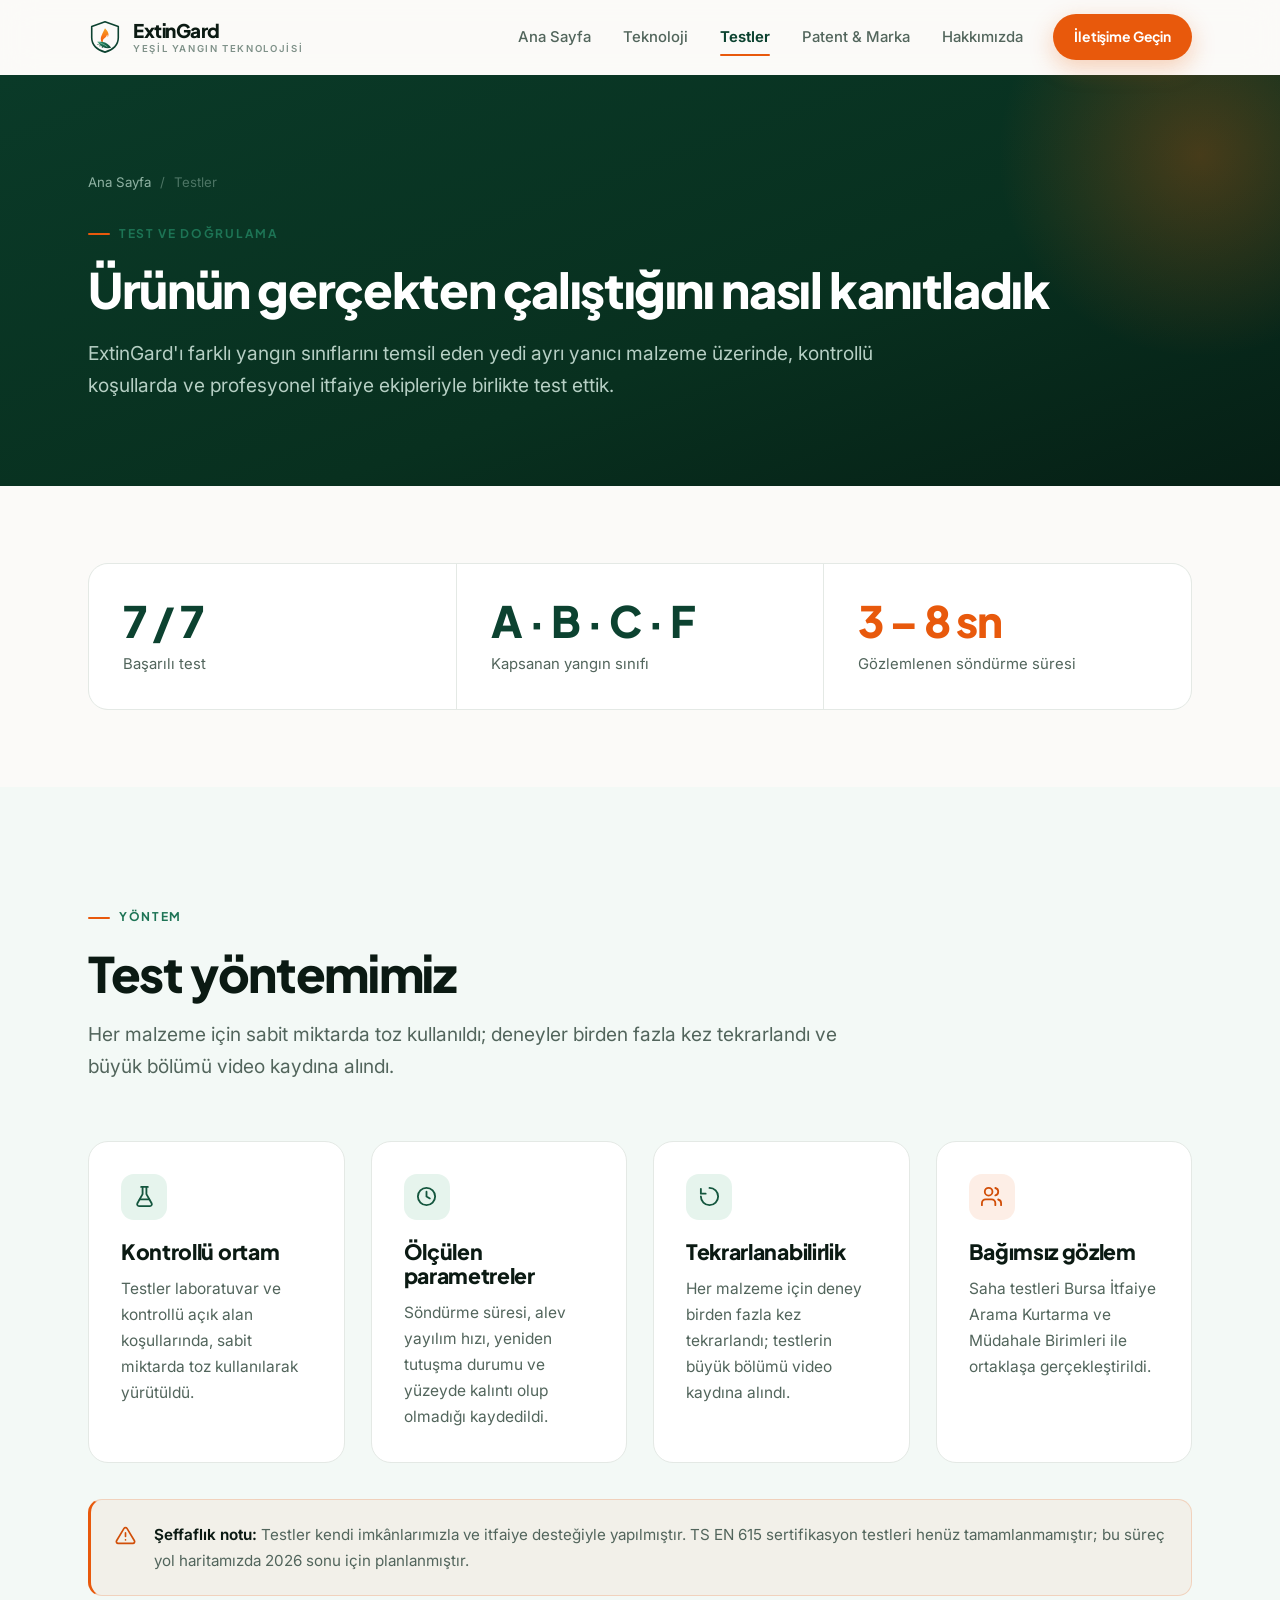
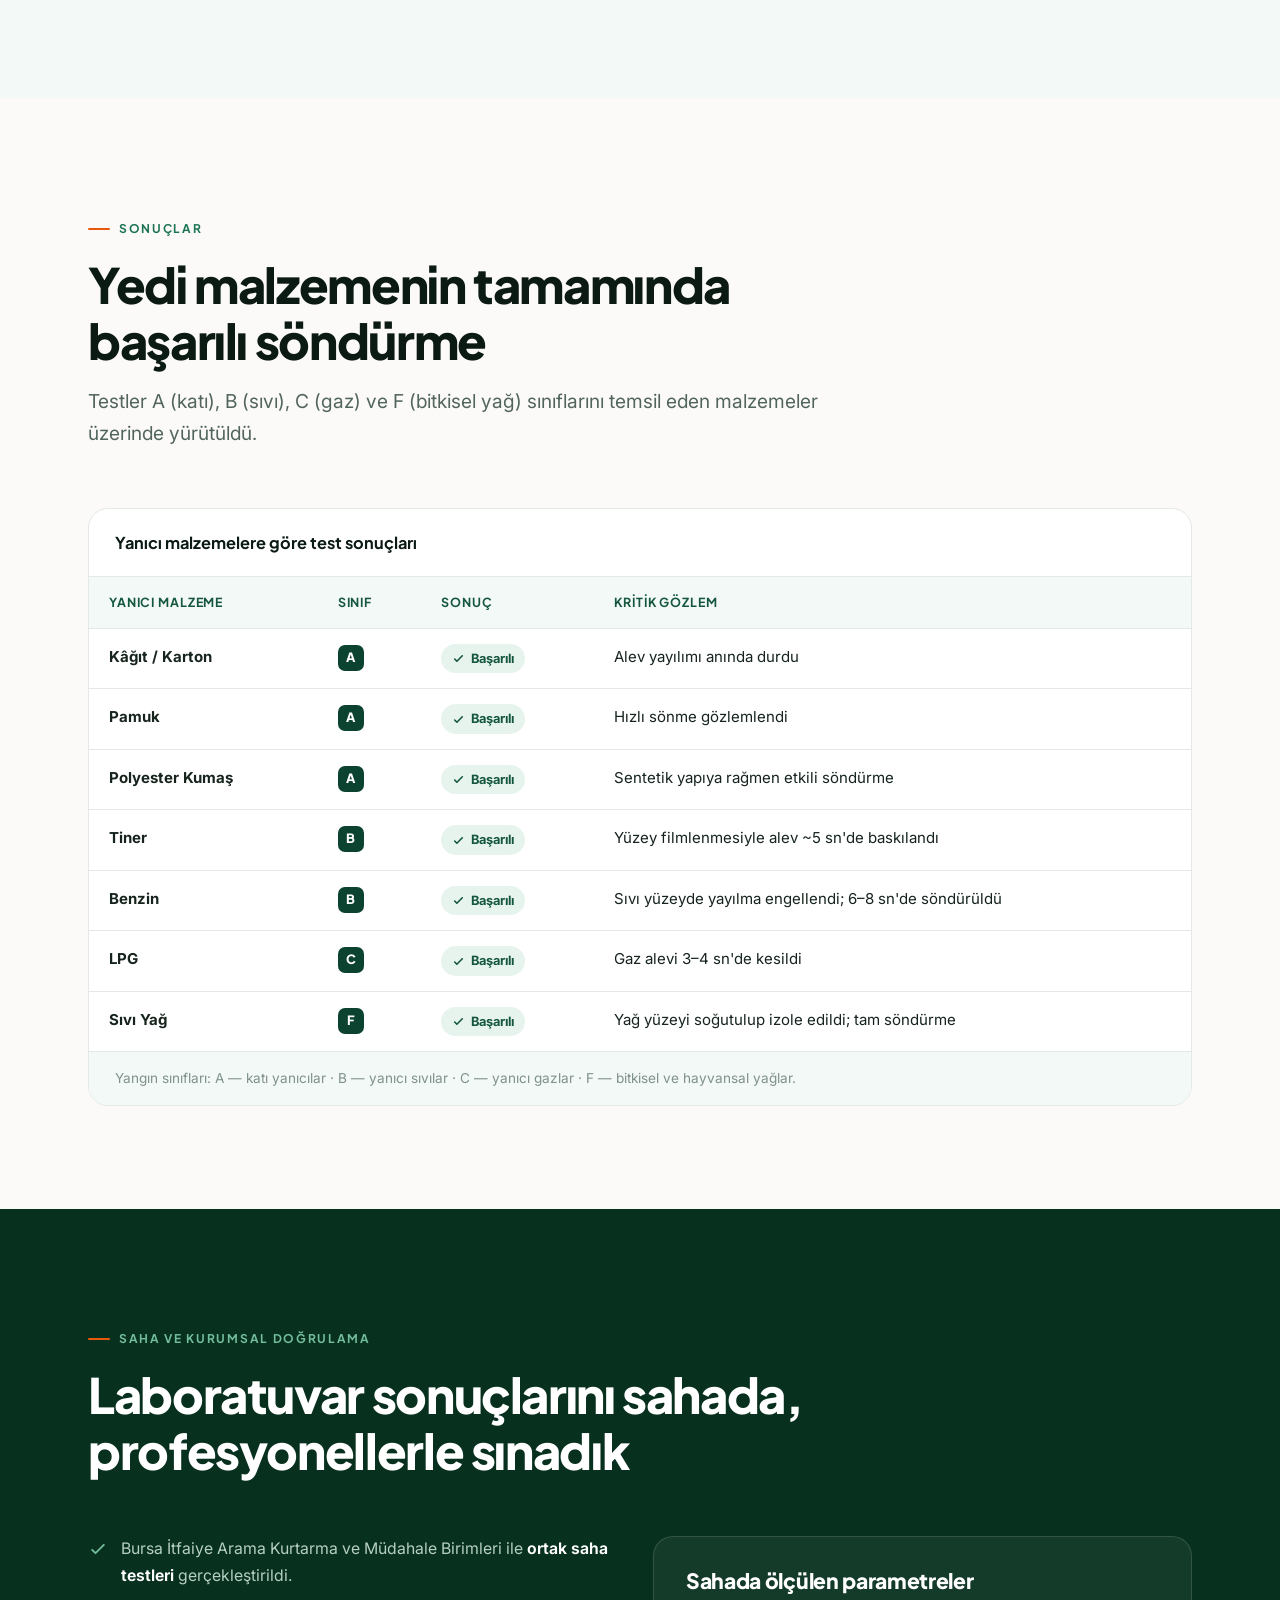
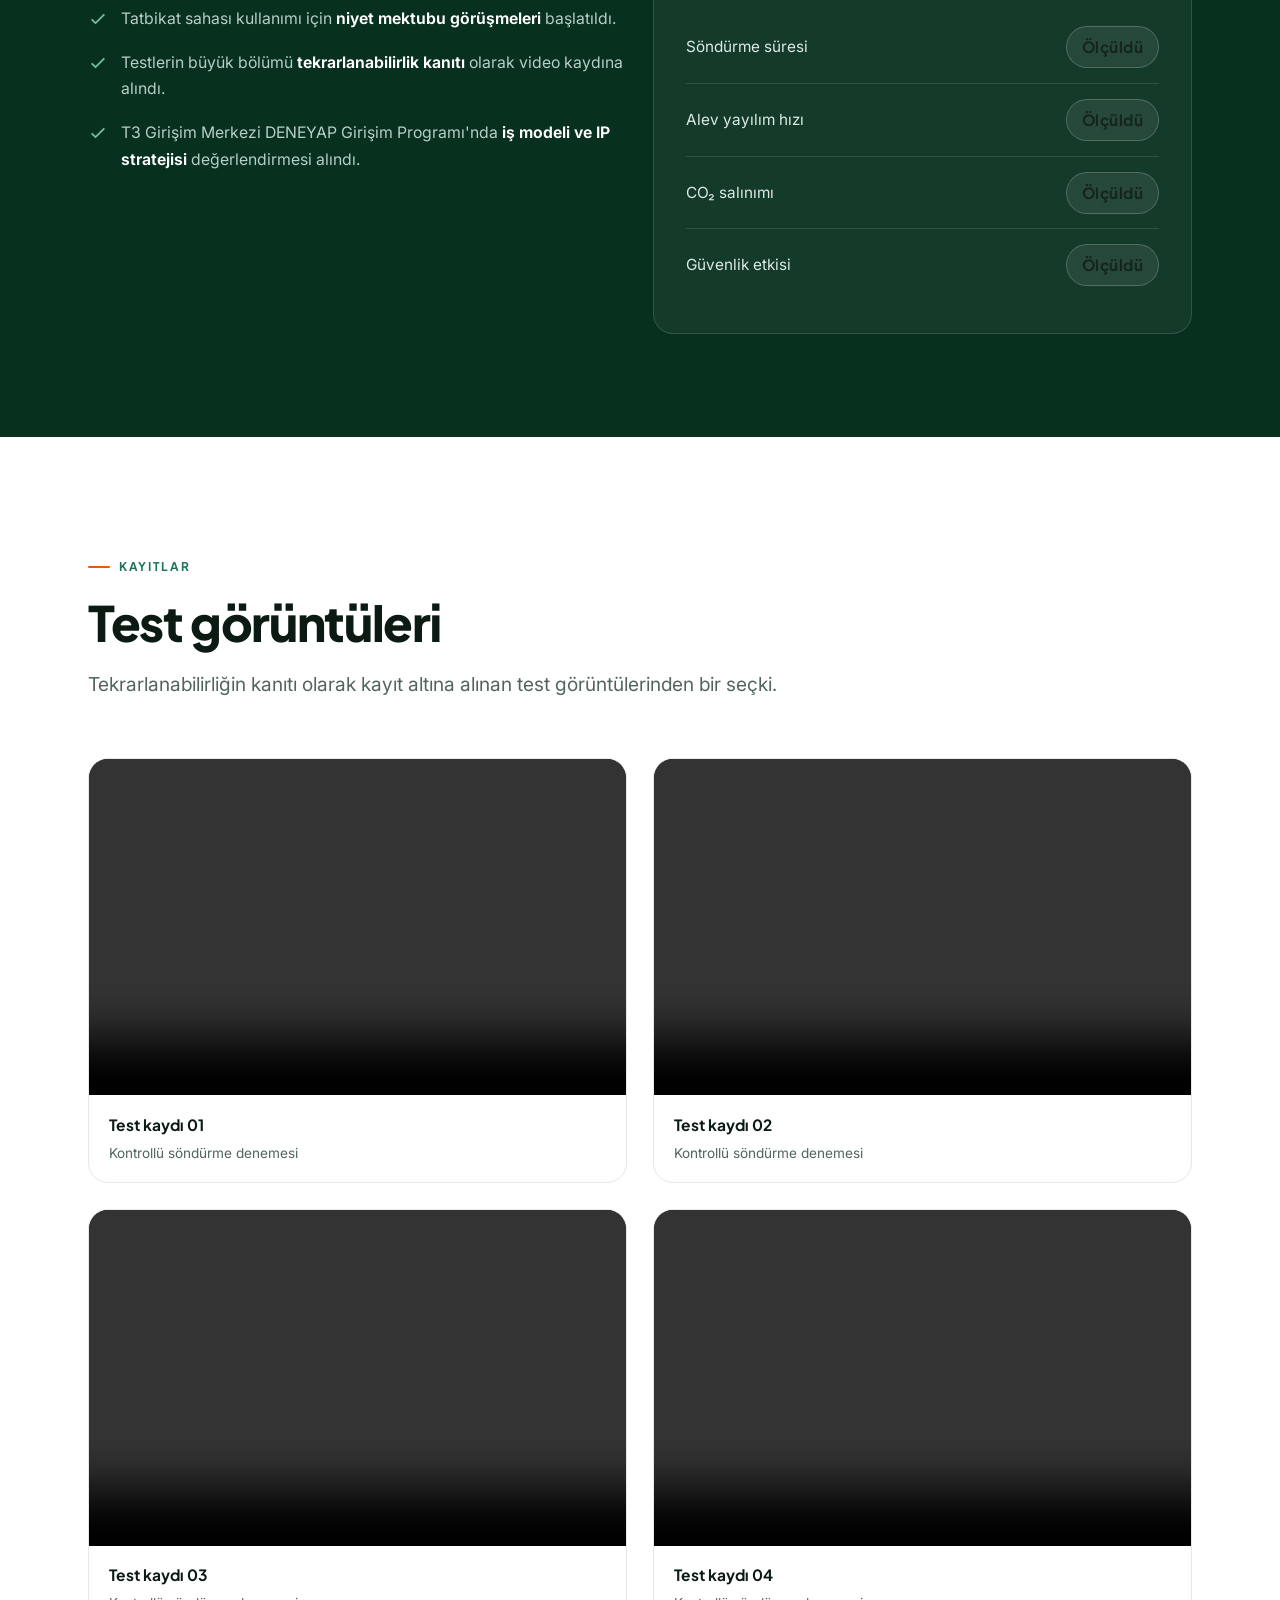
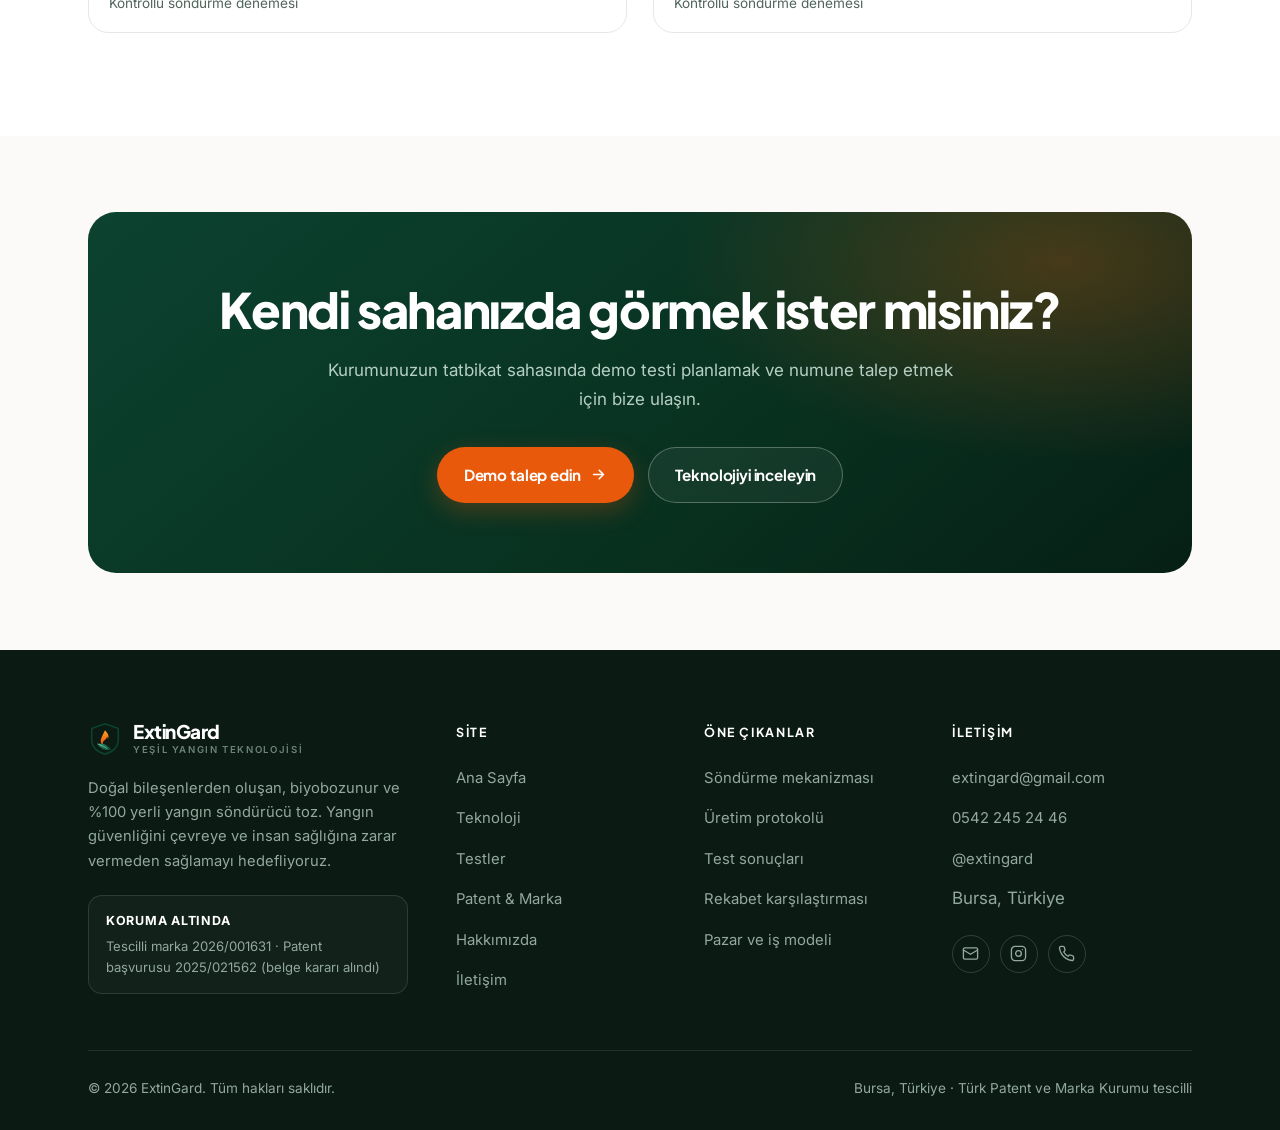
<file: testler.html>
<!DOCTYPE html>
<html lang="tr">
<head>
<meta charset="UTF-8">
<meta name="viewport" content="width=device-width, initial-scale=1">
<title>Test ve Doğrulama — ExtinGard</title>
<meta name="description" content="ExtinGard'ın yedi farklı yanıcı malzeme üzerindeki test sonuçları, test yöntemi ve Bursa İtfaiye ile yürütülen saha doğrulaması.">
<meta name="theme-color" content="#08301F">
<link rel="icon" href="assets/img/logo.svg" type="image/svg+xml">
<meta property="og:type" content="article">
<meta property="og:locale" content="tr_TR">
<meta property="og:title" content="Test ve Doğrulama — ExtinGard">
<meta property="og:description" content="7 yanıcı malzeme, 7 başarılı söndürme. A, B, C ve F sınıflarında test sonuçları.">
<link rel="preconnect" href="https://fonts.googleapis.com">
<link rel="preconnect" href="https://fonts.gstatic.com" crossorigin>
<link href="https://fonts.googleapis.com/css2?family=Plus+Jakarta+Sans:wght@600;700;800&family=Inter:wght@400;500;600;650&family=JetBrains+Mono:wght@500;600&display=swap" rel="stylesheet">
<link rel="stylesheet" href="assets/css/style.css">
</head>
<body>
<a class="skip-link" href="#main">İçeriğe geç</a>

<header class="site-header">
  <div class="wrap">
    <nav class="nav" aria-label="Ana menü">
      <a class="brand" href="index.html" aria-label="ExtinGard ana sayfa">
        <img class="brand__mark" src="assets/img/logo.svg" alt="" width="34" height="34">
        <span class="brand__text">
          <span class="brand__name">ExtinGard</span>
          <span class="brand__tag">Yeşil Yangın Teknolojisi</span>
        </span>
      </a>
      <button class="nav__toggle" type="button" aria-expanded="false" aria-controls="nav-links" aria-label="Menüyü aç veya kapat"><span></span></button>
      <div class="nav__links" id="nav-links">
        <a class="nav__link" href="index.html">Ana Sayfa</a>
        <a class="nav__link" href="teknoloji.html">Teknoloji</a>
        <a class="nav__link is-active" href="testler.html" aria-current="page">Testler</a>
        <a class="nav__link" href="patent.html">Patent &amp; Marka</a>
        <a class="nav__link" href="hakkimizda.html">Hakkımızda</a>
        <span class="nav__cta"><a class="btn btn--primary btn--sm" href="iletisim.html">İletişime Geçin</a></span>
      </div>
    </nav>
  </div>
</header>

<main id="main">

  <section class="page-hero">
    <div class="wrap">
      <nav class="breadcrumb" aria-label="Sayfa yolu">
        <a href="index.html">Ana Sayfa</a><span>/</span><span aria-current="page">Testler</span>
      </nav>
      <p class="eyebrow">Test ve Doğrulama</p>
      <h1 class="h-lg">Ürünün gerçekten çalıştığını nasıl kanıtladık</h1>
      <p class="lead">
        ExtinGard'ı farklı yangın sınıflarını temsil eden yedi ayrı yanıcı malzeme üzerinde,
        kontrollü koşullarda ve profesyonel itfaiye ekipleriyle birlikte test ettik.
      </p>
    </div>
  </section>

  <!-- ============ ÖZET ============ -->
  <section class="section section--tight">
    <div class="wrap">
      <div class="stats stats--3" data-reveal>
        <div class="stat">
          <p class="stat__value">7 / 7</p>
          <p class="stat__label">Başarılı test</p>
        </div>
        <div class="stat">
          <p class="stat__value">A · B · C · F</p>
          <p class="stat__label">Kapsanan yangın sınıfı</p>
        </div>
        <div class="stat">
          <p class="stat__value stat__value--flame">3 – 8 sn</p>
          <p class="stat__label">Gözlemlenen söndürme süresi</p>
        </div>
      </div>
    </div>
  </section>

  <!-- ============ YÖNTEM ============ -->
  <section class="section section--mint" id="yontem">
    <div class="wrap">
      <div class="section-head" data-reveal>
        <p class="eyebrow">Yöntem</p>
        <h2 class="h-lg">Test yöntemimiz</h2>
        <p class="lead">
          Her malzeme için sabit miktarda toz kullanıldı; deneyler birden fazla kez tekrarlandı
          ve büyük bölümü video kaydına alındı.
        </p>
      </div>

      <div class="grid grid--4">
        <article class="card card--hover" data-reveal>
          <span class="card__icon">
            <svg viewBox="0 0 24 24" fill="none" stroke="currentColor" stroke-width="1.9" stroke-linecap="round" stroke-linejoin="round"><path d="M10 2v7.5L4.6 19A2 2 0 0 0 6.3 22h11.4a2 2 0 0 0 1.7-3L14 9.5V2"/><path d="M8.5 2h7M7 15h10"/></svg>
          </span>
          <h3 class="h-sm">Kontrollü ortam</h3>
          <p>Testler laboratuvar ve kontrollü açık alan koşullarında, sabit miktarda toz kullanılarak yürütüldü.</p>
        </article>
        <article class="card card--hover" data-reveal data-delay="1">
          <span class="card__icon">
            <svg viewBox="0 0 24 24" fill="none" stroke="currentColor" stroke-width="1.9" stroke-linecap="round" stroke-linejoin="round"><circle cx="12" cy="12" r="9"/><path d="M12 7v5l3.5 2"/></svg>
          </span>
          <h3 class="h-sm">Ölçülen parametreler</h3>
          <p>Söndürme süresi, alev yayılım hızı, yeniden tutuşma durumu ve yüzeyde kalıntı olup olmadığı kaydedildi.</p>
        </article>
        <article class="card card--hover" data-reveal data-delay="2">
          <span class="card__icon">
            <svg viewBox="0 0 24 24" fill="none" stroke="currentColor" stroke-width="1.9" stroke-linecap="round" stroke-linejoin="round"><path d="M3 12a9 9 0 1 0 9-9"/><path d="M3 4v5h5"/></svg>
          </span>
          <h3 class="h-sm">Tekrarlanabilirlik</h3>
          <p>Her malzeme için deney birden fazla kez tekrarlandı; testlerin büyük bölümü video kaydına alındı.</p>
        </article>
        <article class="card card--hover" data-reveal data-delay="3">
          <span class="card__icon card__icon--flame">
            <svg viewBox="0 0 24 24" fill="none" stroke="currentColor" stroke-width="1.9" stroke-linecap="round" stroke-linejoin="round"><path d="M16 21v-2a4 4 0 0 0-4-4H6a4 4 0 0 0-4 4v2"/><circle cx="9" cy="7" r="4"/><path d="M22 21v-2a4 4 0 0 0-3-3.87M16 3.13a4 4 0 0 1 0 7.75"/></svg>
          </span>
          <h3 class="h-sm">Bağımsız gözlem</h3>
          <p>Saha testleri Bursa İtfaiye Arama Kurtarma ve Müdahale Birimleri ile ortaklaşa gerçekleştirildi.</p>
        </article>
      </div>

      <div class="callout callout--warn" style="margin-top:clamp(26px,3vw,36px)" data-reveal>
        <svg viewBox="0 0 24 24" fill="none" stroke="currentColor" stroke-width="1.9" stroke-linecap="round" stroke-linejoin="round"><path d="M10.3 3.9 1.8 18a2 2 0 0 0 1.7 3h17a2 2 0 0 0 1.7-3L13.7 3.9a2 2 0 0 0-3.4 0Z"/><path d="M12 9v4M12 17h.01"/></svg>
        <p>
          <strong>Şeffaflık notu:</strong> Testler kendi imkânlarımızla ve itfaiye desteğiyle yapılmıştır.
          TS EN 615 sertifikasyon testleri henüz tamamlanmamıştır; bu süreç yol haritamızda 2026 sonu
          için planlanmıştır.
        </p>
      </div>
    </div>
  </section>

  <!-- ============ SONUÇLAR ============ -->
  <section class="section" id="sonuclar">
    <div class="wrap">
      <div class="section-head" data-reveal>
        <p class="eyebrow">Sonuçlar</p>
        <h2 class="h-lg">Yedi malzemenin tamamında başarılı söndürme</h2>
        <p class="lead">
          Testler A (katı), B (sıvı), C (gaz) ve F (bitkisel yağ) sınıflarını temsil eden
          malzemeler üzerinde yürütüldü.
        </p>
      </div>

      <div class="table-wrap" data-reveal>
        <div class="table-scroll">
          <table class="data">
            <caption>Yanıcı malzemelere göre test sonuçları</caption>
            <thead>
              <tr>
                <th scope="col">Yanıcı Malzeme</th>
                <th scope="col">Sınıf</th>
                <th scope="col">Sonuç</th>
                <th scope="col">Kritik gözlem</th>
              </tr>
            </thead>
            <tbody>
              <tr>
                <th scope="row">Kâğıt / Karton</th>
                <td><span class="cls-tag">A</span></td>
                <td><span class="pill-pass"><svg viewBox="0 0 24 24" fill="none" stroke="currentColor" stroke-width="3" stroke-linecap="round" stroke-linejoin="round"><path d="m5 13 4 4L19 7"/></svg> Başarılı</span></td>
                <td>Alev yayılımı anında durdu</td>
              </tr>
              <tr>
                <th scope="row">Pamuk</th>
                <td><span class="cls-tag">A</span></td>
                <td><span class="pill-pass"><svg viewBox="0 0 24 24" fill="none" stroke="currentColor" stroke-width="3" stroke-linecap="round" stroke-linejoin="round"><path d="m5 13 4 4L19 7"/></svg> Başarılı</span></td>
                <td>Hızlı sönme gözlemlendi</td>
              </tr>
              <tr>
                <th scope="row">Polyester Kumaş</th>
                <td><span class="cls-tag">A</span></td>
                <td><span class="pill-pass"><svg viewBox="0 0 24 24" fill="none" stroke="currentColor" stroke-width="3" stroke-linecap="round" stroke-linejoin="round"><path d="m5 13 4 4L19 7"/></svg> Başarılı</span></td>
                <td>Sentetik yapıya rağmen etkili söndürme</td>
              </tr>
              <tr>
                <th scope="row">Tiner</th>
                <td><span class="cls-tag">B</span></td>
                <td><span class="pill-pass"><svg viewBox="0 0 24 24" fill="none" stroke="currentColor" stroke-width="3" stroke-linecap="round" stroke-linejoin="round"><path d="m5 13 4 4L19 7"/></svg> Başarılı</span></td>
                <td>Yüzey filmlenmesiyle alev ~5 sn'de baskılandı</td>
              </tr>
              <tr>
                <th scope="row">Benzin</th>
                <td><span class="cls-tag">B</span></td>
                <td><span class="pill-pass"><svg viewBox="0 0 24 24" fill="none" stroke="currentColor" stroke-width="3" stroke-linecap="round" stroke-linejoin="round"><path d="m5 13 4 4L19 7"/></svg> Başarılı</span></td>
                <td>Sıvı yüzeyde yayılma engellendi; 6–8 sn'de söndürüldü</td>
              </tr>
              <tr>
                <th scope="row">LPG</th>
                <td><span class="cls-tag">C</span></td>
                <td><span class="pill-pass"><svg viewBox="0 0 24 24" fill="none" stroke="currentColor" stroke-width="3" stroke-linecap="round" stroke-linejoin="round"><path d="m5 13 4 4L19 7"/></svg> Başarılı</span></td>
                <td>Gaz alevi 3–4 sn'de kesildi</td>
              </tr>
              <tr>
                <th scope="row">Sıvı Yağ</th>
                <td><span class="cls-tag">F</span></td>
                <td><span class="pill-pass"><svg viewBox="0 0 24 24" fill="none" stroke="currentColor" stroke-width="3" stroke-linecap="round" stroke-linejoin="round"><path d="m5 13 4 4L19 7"/></svg> Başarılı</span></td>
                <td>Yağ yüzeyi soğutulup izole edildi; tam söndürme</td>
              </tr>
            </tbody>
          </table>
        </div>
        <p class="table-note">
          Yangın sınıfları: A — katı yanıcılar · B — yanıcı sıvılar · C — yanıcı gazlar · F — bitkisel ve hayvansal yağlar.
        </p>
      </div>
    </div>
  </section>

  <!-- ============ SAHA DOĞRULAMA ============ -->
  <section class="section section--dark" id="saha">
    <div class="wrap">
      <div class="section-head" data-reveal>
        <p class="eyebrow">Saha ve Kurumsal Doğrulama</p>
        <h2 class="h-lg">Laboratuvar sonuçlarını sahada, profesyonellerle sınadık</h2>
      </div>

      <div class="grid grid--2" style="align-items:start">
        <ul class="feature-list" data-reveal>
          <li>
            <svg viewBox="0 0 24 24" fill="none" stroke="currentColor" stroke-width="2.2" stroke-linecap="round" stroke-linejoin="round"><path d="m5 13 4 4L19 7"/></svg>
            <span>Bursa İtfaiye Arama Kurtarma ve Müdahale Birimleri ile <strong>ortak saha testleri</strong> gerçekleştirildi.</span>
          </li>
          <li>
            <svg viewBox="0 0 24 24" fill="none" stroke="currentColor" stroke-width="2.2" stroke-linecap="round" stroke-linejoin="round"><path d="m5 13 4 4L19 7"/></svg>
            <span>Tatbikat sahası kullanımı için <strong>niyet mektubu görüşmeleri</strong> başlatıldı.</span>
          </li>
          <li>
            <svg viewBox="0 0 24 24" fill="none" stroke="currentColor" stroke-width="2.2" stroke-linecap="round" stroke-linejoin="round"><path d="m5 13 4 4L19 7"/></svg>
            <span>Testlerin büyük bölümü <strong>tekrarlanabilirlik kanıtı</strong> olarak video kaydına alındı.</span>
          </li>
          <li>
            <svg viewBox="0 0 24 24" fill="none" stroke="currentColor" stroke-width="2.2" stroke-linecap="round" stroke-linejoin="round"><path d="m5 13 4 4L19 7"/></svg>
            <span>T3 Girişim Merkezi DENEYAP Girişim Programı'nda <strong>iş modeli ve IP stratejisi</strong> değerlendirmesi alındı.</span>
          </li>
        </ul>

        <div class="card card--dark" data-reveal data-delay="1">
          <h3 class="h-sm" style="margin-bottom:18px">Sahada ölçülen parametreler</h3>
          <div class="verdict">
            <div class="verdict__row" style="border-top:0"><span>Söndürme süresi</span><span class="badge badge--glass">Ölçüldü</span></div>
            <div class="verdict__row" style="border-top-color:rgba(255,255,255,.12)"><span>Alev yayılım hızı</span><span class="badge badge--glass">Ölçüldü</span></div>
            <div class="verdict__row" style="border-top-color:rgba(255,255,255,.12)"><span>CO₂ salınımı</span><span class="badge badge--glass">Ölçüldü</span></div>
            <div class="verdict__row" style="border-top-color:rgba(255,255,255,.12)"><span>Güvenlik etkisi</span><span class="badge badge--glass">Ölçüldü</span></div>
          </div>
        </div>
      </div>
    </div>
  </section>

  <!-- ============ VİDEO ============ -->
  <section class="section section--paper" id="kayitlar">
    <div class="wrap">
      <div class="section-head" data-reveal>
        <p class="eyebrow">Kayıtlar</p>
        <h2 class="h-lg">Test görüntüleri</h2>
        <p class="lead">
          Tekrarlanabilirliğin kanıtı olarak kayıt altına alınan test görüntülerinden bir seçki.
        </p>
      </div>

      <div class="video-grid">
        <figure class="video-card" data-reveal style="margin:0">
          <video controls preload="metadata" playsinline>
            <source src="assets/video/test-01.mp4" type="video/mp4">
            Tarayıcınız video etiketini desteklemiyor.
          </video>
          <figcaption class="video-card__cap">
            <strong>Test kaydı 01</strong>
            <span>Kontrollü söndürme denemesi</span>
          </figcaption>
        </figure>

        <figure class="video-card" data-reveal data-delay="1" style="margin:0">
          <video controls preload="metadata" playsinline>
            <source src="assets/video/test-02.mp4" type="video/mp4">
            Tarayıcınız video etiketini desteklemiyor.
          </video>
          <figcaption class="video-card__cap">
            <strong>Test kaydı 02</strong>
            <span>Kontrollü söndürme denemesi</span>
          </figcaption>
        </figure>

        <figure class="video-card" data-reveal style="margin:0">
          <video controls preload="metadata" playsinline>
            <source src="assets/video/test-03.mp4" type="video/mp4">
            Tarayıcınız video etiketini desteklemiyor.
          </video>
          <figcaption class="video-card__cap">
            <strong>Test kaydı 03</strong>
            <span>Kontrollü söndürme denemesi</span>
          </figcaption>
        </figure>

        <figure class="video-card" data-reveal data-delay="1" style="margin:0">
          <video controls preload="metadata" playsinline>
            <source src="assets/video/test-04.mp4" type="video/mp4">
            Tarayıcınız video etiketini desteklemiyor.
          </video>
          <figcaption class="video-card__cap">
            <strong>Test kaydı 04</strong>
            <span>Kontrollü söndürme denemesi</span>
          </figcaption>
        </figure>
      </div>
    </div>
  </section>

  <!-- ============ CTA ============ -->
  <section class="section section--tight">
    <div class="wrap">
      <div class="cta-band" data-reveal>
        <h2 class="h-lg">Kendi sahanızda görmek ister misiniz?</h2>
        <p>Kurumunuzun tatbikat sahasında demo testi planlamak ve numune talep etmek için bize ulaşın.</p>
        <div class="btn-row">
          <a class="btn btn--primary" href="iletisim.html">
            Demo talep edin
            <svg viewBox="0 0 24 24" fill="none" stroke="currentColor" stroke-width="2.2" stroke-linecap="round" stroke-linejoin="round"><path d="M5 12h14M13 6l6 6-6 6"/></svg>
          </a>
          <a class="btn btn--on-dark" href="teknoloji.html">Teknolojiyi inceleyin</a>
        </div>
      </div>
    </div>
  </section>

</main>

<footer class="site-footer">
  <div class="wrap">
    <div class="footer__grid">
      <div>
        <div class="brand">
          <img class="brand__mark" src="assets/img/logo.svg" alt="" width="34" height="34">
          <span class="brand__text">
            <span class="brand__name">ExtinGard</span>
            <span class="brand__tag">Yeşil Yangın Teknolojisi</span>
          </span>
        </div>
        <p class="footer__about">
          Doğal bileşenlerden oluşan, biyobozunur ve %100 yerli yangın söndürücü toz.
          Yangın güvenliğini çevreye ve insan sağlığına zarar vermeden sağlamayı hedefliyoruz.
        </p>
        <div class="footer__ip">
          <strong>Koruma altında</strong>
          Tescilli marka 2026/001631 · Patent başvurusu 2025/021562 (belge kararı alındı)
        </div>
      </div>

      <nav aria-label="Site haritası">
        <p class="footer__title">Site</p>
        <ul class="footer__list">
          <li><a href="index.html">Ana Sayfa</a></li>
          <li><a href="teknoloji.html">Teknoloji</a></li>
          <li><a href="testler.html">Testler</a></li>
          <li><a href="patent.html">Patent &amp; Marka</a></li>
          <li><a href="hakkimizda.html">Hakkımızda</a></li>
          <li><a href="iletisim.html">İletişim</a></li>
        </ul>
      </nav>

      <nav aria-label="Konular">
        <p class="footer__title">Öne çıkanlar</p>
        <ul class="footer__list">
          <li><a href="teknoloji.html#mekanizma">Söndürme mekanizması</a></li>
          <li><a href="teknoloji.html#uretim">Üretim protokolü</a></li>
          <li><a href="testler.html#sonuclar">Test sonuçları</a></li>
          <li><a href="index.html#rekabet">Rekabet karşılaştırması</a></li>
          <li><a href="index.html#pazar">Pazar ve iş modeli</a></li>
        </ul>
      </nav>

      <div>
        <p class="footer__title">İletişim</p>
        <ul class="footer__list">
          <li><a href="mailto:extingard@gmail.com">extingard@gmail.com</a></li>
          <li><a href="tel:+905422452446">0542 245 24 46</a></li>
          <li><a href="https://instagram.com/extingard" target="_blank" rel="noopener">@extingard</a></li>
          <li>Bursa, Türkiye</li>
        </ul>
        <div class="footer__social" style="margin-top:22px">
          <a href="mailto:extingard@gmail.com" aria-label="E-posta gönder">
            <svg viewBox="0 0 24 24" fill="none" stroke="currentColor" stroke-width="1.9" stroke-linecap="round" stroke-linejoin="round"><rect x="2" y="4" width="20" height="16" rx="2"/><path d="m2 7 10 6 10-6"/></svg>
          </a>
          <a href="https://instagram.com/extingard" target="_blank" rel="noopener" aria-label="Instagram">
            <svg viewBox="0 0 24 24" fill="none" stroke="currentColor" stroke-width="1.9" stroke-linecap="round" stroke-linejoin="round"><rect x="2" y="2" width="20" height="20" rx="5"/><circle cx="12" cy="12" r="4"/><path d="M17.5 6.5h.01"/></svg>
          </a>
          <a href="tel:+905422452446" aria-label="Telefon">
            <svg viewBox="0 0 24 24" fill="none" stroke="currentColor" stroke-width="1.9" stroke-linecap="round" stroke-linejoin="round"><path d="M22 16.9v3a2 2 0 0 1-2.2 2 19.8 19.8 0 0 1-8.6-3.1 19.5 19.5 0 0 1-6-6A19.8 19.8 0 0 1 2.1 4.2 2 2 0 0 1 4.1 2h3a2 2 0 0 1 2 1.7c.1 1 .4 1.9.7 2.8a2 2 0 0 1-.5 2.1L8.1 9.9a16 16 0 0 0 6 6l1.3-1.3a2 2 0 0 1 2.1-.4c.9.3 1.8.6 2.8.7a2 2 0 0 1 1.7 2Z"/></svg>
          </a>
        </div>
      </div>
    </div>

    <div class="footer__bottom">
      <p>© <span data-year>2026</span> ExtinGard. Tüm hakları saklıdır.</p>
      <p>Bursa, Türkiye · Türk Patent ve Marka Kurumu tescilli</p>
    </div>
  </div>
</footer>

<button class="to-top" type="button" aria-label="Sayfa başına dön">
  <svg viewBox="0 0 24 24" fill="none" stroke="currentColor" stroke-width="2.2" stroke-linecap="round" stroke-linejoin="round"><path d="M12 19V5M5 12l7-7 7 7"/></svg>
</button>

<script src="assets/js/main.js"></script>
</body>
</html>
</file>
<file: assets/css/style.css>
/* =========================================================
   ExtinGard — Kurumsal Web Sitesi
   Tasarım sistemi + bileşenler
   ========================================================= */

/* ---------- 1. Tokenlar ---------- */
:root{
  /* Marka — orman yeşili ramp */
  --forest-900:#08301F;
  --forest-850:#0A3A28;
  --forest-800:#0C4230;
  --forest-700:#14563E;
  --forest-600:#1D7455;
  --forest-500:#2A916C;
  --forest-400:#48A582;
  --forest-300:#72BD9C;
  --mint-100:#E6F4ED;
  --mint-50:#F3F9F6;

  /* Alev aksanı */
  --flame:#E8590C;
  --flame-600:#D14E08;
  --flame-400:#F97316;
  --amber:#F5A524;

  /* Nötrler */
  --paper:#FBFAF8;
  --white:#FFFFFF;
  --ink:#0B1A13;
  --text:#16241D;
  --text-2:#52655C;
  --text-3:#7F9189;
  --line:#E4E9E5;
  --line-strong:#D2DAD5;

  /* Tipografi */
  --font-display:"Plus Jakarta Sans","Segoe UI",system-ui,-apple-system,sans-serif;
  --font-body:"Inter","Segoe UI",system-ui,-apple-system,sans-serif;
  --font-mono:"JetBrains Mono",ui-monospace,"SF Mono",Menlo,Consolas,monospace;

  /* Ölçü */
  --wrap:1200px;
  --wrap-narrow:820px;
  --gutter:clamp(20px,5vw,48px);
  --r-sm:8px; --r-md:14px; --r-lg:20px; --r-xl:28px; --r-pill:999px;

  /* Gölge */
  --sh-sm:0 1px 2px rgba(11,26,19,.05), 0 1px 3px rgba(11,26,19,.04);
  --sh-md:0 4px 10px rgba(11,26,19,.05), 0 12px 28px rgba(11,26,19,.06);
  --sh-lg:0 8px 20px rgba(11,26,19,.06), 0 24px 56px rgba(11,26,19,.09);
  --sh-flame:0 8px 24px rgba(232,89,12,.28);

  --ease:cubic-bezier(.22,.61,.36,1);
}

/* ---------- 2. Sıfırlama ---------- */
*,*::before,*::after{box-sizing:border-box;}
html{-webkit-text-size-adjust:100%;scroll-behavior:smooth;scroll-padding-top:92px;}
body{
  margin:0;
  background:var(--paper);
  color:var(--text);
  font-family:var(--font-body);
  font-size:17px;
  line-height:1.68;
  font-feature-settings:"kern","liga","calt";
  -webkit-font-smoothing:antialiased;
  text-rendering:optimizeLegibility;
  overflow-x:hidden;
}
img,svg,video{display:block;max-width:100%;}
a{color:inherit;text-decoration:none;}
button{font:inherit;color:inherit;}
h1,h2,h3,h4,h5{font-family:var(--font-display);font-weight:800;line-height:1.14;letter-spacing:-.022em;margin:0;color:var(--ink);}
p{margin:0;}
ul,ol{margin:0;padding:0;list-style:none;}
table{border-collapse:collapse;width:100%;}
:focus-visible{outline:3px solid var(--flame);outline-offset:3px;border-radius:4px;}
::selection{background:var(--forest-600);color:#fff;}

.skip-link{
  position:absolute;left:-9999px;top:0;z-index:999;
  background:var(--ink);color:#fff;padding:14px 22px;border-radius:0 0 var(--r-md) 0;font-weight:600;
}
.skip-link:focus{left:0;}

/* ---------- 3. Düzen yardımcıları ---------- */
.wrap{width:100%;max-width:var(--wrap);margin-inline:auto;padding-inline:var(--gutter);}
.wrap-narrow{max-width:var(--wrap-narrow);}
.section{padding-block:clamp(64px,8vw,116px);}
.section--tight{padding-block:clamp(48px,6vw,80px);}
.section--mint{background:var(--mint-50);}
.section--paper{background:var(--white);}
.section--dark{background:var(--forest-900);color:#DCEAE3;}
.section--dark h2,.section--dark h3,.section--dark h4{color:#fff;}

/* ---------- 4. Tipografi bileşenleri ---------- */
.eyebrow{
  display:inline-flex;align-items:center;gap:9px;
  font-family:var(--font-display);font-size:12px;font-weight:700;
  letter-spacing:.14em;text-transform:uppercase;color:var(--forest-600);
  margin-bottom:18px;
}
.eyebrow::before{content:"";width:22px;height:2px;background:var(--flame);border-radius:2px;}
.section--dark .eyebrow{color:var(--forest-300);}

.h-xl{font-size:clamp(2.4rem,6.2vw,4.3rem);letter-spacing:-.033em;}
.h-lg{font-size:clamp(1.95rem,4.2vw,3.05rem);letter-spacing:-.028em;}
.h-md{font-size:clamp(1.4rem,2.5vw,1.95rem);}
.h-sm{font-size:clamp(1.12rem,1.7vw,1.32rem);letter-spacing:-.015em;}

.lead{font-size:clamp(1.04rem,1.6vw,1.2rem);line-height:1.66;color:var(--text-2);max-width:66ch;}
.section--dark .lead{color:#AFC9BE;}
.muted{color:var(--text-2);}
.section-head{max-width:70ch;margin-bottom:clamp(36px,4.5vw,60px);}
.section-head--center{margin-inline:auto;text-align:center;}
.section-head--center .eyebrow::before{display:none;}
.section-head p{margin-top:18px;}

/* ---------- 5. Butonlar ---------- */
.btn{
  display:inline-flex;align-items:center;justify-content:center;gap:10px;
  font-family:var(--font-display);font-weight:700;font-size:.95rem;letter-spacing:-.01em;
  padding:14px 26px;border-radius:var(--r-pill);border:1.5px solid transparent;
  cursor:pointer;transition:transform .2s var(--ease),box-shadow .2s var(--ease),background .2s var(--ease),border-color .2s var(--ease),color .2s var(--ease);
  white-space:nowrap;
}
.btn svg{width:17px;height:17px;flex:none;transition:transform .25s var(--ease);}
.btn:hover{transform:translateY(-2px);}
.btn:hover svg{transform:translateX(3px);}
.btn--primary{background:var(--flame);color:#fff;box-shadow:var(--sh-flame);}
.btn--primary:hover{background:var(--flame-600);}
.btn--forest{background:var(--forest-700);color:#fff;box-shadow:0 8px 22px rgba(20,86,62,.24);}
.btn--forest:hover{background:var(--forest-800);}
.btn--ghost{border-color:var(--line-strong);color:var(--text);background:transparent;}
.btn--ghost:hover{border-color:var(--forest-600);color:var(--forest-700);background:var(--mint-50);}
.btn--on-dark{border-color:rgba(255,255,255,.28);color:#fff;background:rgba(255,255,255,.05);}
.btn--on-dark:hover{background:rgba(255,255,255,.12);border-color:rgba(255,255,255,.5);}
.btn--sm{padding:10px 20px;font-size:.87rem;}
.btn-row{display:flex;flex-wrap:wrap;gap:14px;margin-top:34px;}

.link-arrow{
  display:inline-flex;align-items:center;gap:8px;
  font-family:var(--font-display);font-weight:700;font-size:.93rem;color:var(--forest-700);
  border-bottom:2px solid transparent;padding-bottom:2px;transition:border-color .2s,gap .2s;
}
.link-arrow:hover{border-color:var(--flame);gap:12px;}
.link-arrow svg{width:15px;height:15px;}
.section--dark .link-arrow{color:var(--forest-300);}

/* ---------- 6. Rozetler ---------- */
.badge{
  display:inline-flex;align-items:center;gap:8px;
  padding:7px 15px;border-radius:var(--r-pill);
  font-family:var(--font-display);font-size:.76rem;font-weight:700;letter-spacing:.03em;
  background:var(--mint-100);color:var(--forest-700);border:1px solid rgba(29,116,85,.18);
}
.badge--flame{background:rgba(232,89,12,.09);color:var(--flame-600);border-color:rgba(232,89,12,.22);}
.badge--glass{background:rgba(255,255,255,.08);color:#DCEAE3;border-color:rgba(255,255,255,.2);backdrop-filter:blur(8px);}
.badge__dot{width:7px;height:7px;border-radius:50%;background:currentColor;flex:none;}
.badge-row{display:flex;flex-wrap:wrap;gap:10px;}

/* ---------- 7. Başlık / navigasyon ---------- */
.site-header{
  position:sticky;top:0;z-index:100;
  background:rgba(251,250,248,.82);
  backdrop-filter:saturate(180%) blur(16px);
  -webkit-backdrop-filter:saturate(180%) blur(16px);
  border-bottom:1px solid transparent;
  transition:border-color .3s,box-shadow .3s,background .3s;
}
.site-header.is-stuck{border-bottom-color:var(--line);box-shadow:0 2px 20px rgba(11,26,19,.05);}
.nav{display:flex;align-items:center;gap:28px;height:74px;}
.brand{display:flex;align-items:center;gap:11px;flex:none;}
.brand__mark{width:34px;height:34px;flex:none;}
.brand__text{display:flex;flex-direction:column;line-height:1;}
.brand__name{font-family:var(--font-display);font-weight:800;font-size:1.18rem;letter-spacing:-.025em;color:var(--ink);}
.brand__tag{font-size:.6rem;letter-spacing:.17em;text-transform:uppercase;color:var(--text-3);font-weight:600;margin-top:4px;}

.nav__links{display:flex;align-items:center;gap:4px;margin-left:auto;}
.nav__link{
  position:relative;padding:9px 14px;border-radius:var(--r-sm);
  font-size:.93rem;font-weight:500;color:var(--text-2);
  transition:color .2s,background .2s;
}
.nav__link:hover{color:var(--forest-700);background:var(--mint-50);}
.nav__link.is-active{color:var(--forest-800);font-weight:650;}
.nav__link.is-active::after{
  content:"";position:absolute;left:14px;right:14px;bottom:2px;height:2px;
  background:var(--flame);border-radius:2px;
}
.nav__cta{margin-left:12px;flex:none;}

.nav__toggle{
  display:none;margin-left:auto;width:44px;height:44px;
  align-items:center;justify-content:center;
  background:transparent;border:1px solid var(--line-strong);border-radius:var(--r-sm);cursor:pointer;
}
.nav__toggle span{display:block;width:19px;height:2px;background:var(--ink);border-radius:2px;position:relative;transition:background .2s;}
.nav__toggle span::before,.nav__toggle span::after{
  content:"";position:absolute;left:0;width:19px;height:2px;background:var(--ink);border-radius:2px;transition:transform .28s var(--ease);
}
.nav__toggle span::before{top:-6px;} .nav__toggle span::after{top:6px;}
.nav__toggle[aria-expanded="true"] span{background:transparent;}
.nav__toggle[aria-expanded="true"] span::before{transform:translateY(6px) rotate(45deg);}
.nav__toggle[aria-expanded="true"] span::after{transform:translateY(-6px) rotate(-45deg);}

@media (max-width:980px){
  .nav__toggle{display:flex;}
  .nav__links{
    position:fixed;inset:74px 0 auto;flex-direction:column;align-items:stretch;gap:2px;
    background:var(--paper);border-bottom:1px solid var(--line);
    padding:18px var(--gutter) 30px;margin:0;
    transform:translateY(-12px);opacity:0;pointer-events:none;
    transition:opacity .25s var(--ease),transform .25s var(--ease);
    box-shadow:var(--sh-lg);max-height:calc(100dvh - 74px);overflow-y:auto;
  }
  .nav__links.is-open{transform:translateY(0);opacity:1;pointer-events:auto;}
  .nav__link{padding:14px 12px;font-size:1.02rem;border-radius:var(--r-md);}
  .nav__link.is-active::after{display:none;}
  .nav__link.is-active{background:var(--mint-100);}
  .nav__cta{margin:14px 0 0;}
  .nav__cta .btn{width:100%;}
}

/* ---------- 8. Hero ---------- */
.hero{
  position:relative;overflow:hidden;isolation:isolate;
  background:
    radial-gradient(900px 480px at 78% 6%, rgba(232,89,12,.20), transparent 62%),
    radial-gradient(760px 520px at 12% 88%, rgba(42,145,108,.30), transparent 65%),
    linear-gradient(165deg,#0A3A28 0%,#08301F 48%,#061F15 100%);
  color:#E4F0EA;
  padding-block:clamp(72px,11vw,132px) clamp(64px,9vw,104px);
}
.hero::before{
  content:"";position:absolute;inset:0;z-index:-1;opacity:.5;
  background-image:linear-gradient(rgba(255,255,255,.045) 1px,transparent 1px),linear-gradient(90deg,rgba(255,255,255,.045) 1px,transparent 1px);
  background-size:68px 68px;
  mask-image:radial-gradient(circle at 50% 35%,#000,transparent 78%);
  -webkit-mask-image:radial-gradient(circle at 50% 35%,#000,transparent 78%);
}
.hero__ember{
  position:absolute;border-radius:50%;filter:blur(1px);z-index:-1;
  background:radial-gradient(circle,rgba(249,115,22,.9),rgba(245,165,36,.2));
  animation:ember 9s ease-in-out infinite;
}
@keyframes ember{
  0%,100%{transform:translateY(0) scale(1);opacity:.25;}
  50%{transform:translateY(-26px) scale(1.25);opacity:.75;}
}
.hero__grid{display:grid;grid-template-columns:1.12fr .88fr;gap:clamp(36px,5vw,72px);align-items:center;}
.hero h1{color:#fff;margin:22px 0 0;}
.hero h1 em{font-style:normal;background:linear-gradient(100deg,#F5A524,#F97316 55%,#E8590C);-webkit-background-clip:text;background-clip:text;color:transparent;}
.hero__sub{margin-top:24px;font-size:clamp(1.05rem,1.7vw,1.22rem);line-height:1.66;color:#B6CFC4;max-width:56ch;}
.hero__stats{
  display:grid;grid-template-columns:repeat(4,1fr);gap:1px;
  margin-top:clamp(48px,6vw,72px);background:rgba(255,255,255,.12);
  border:1px solid rgba(255,255,255,.12);border-radius:var(--r-lg);overflow:hidden;
}
.hero__stat{background:rgba(6,31,21,.55);padding:26px 24px;backdrop-filter:blur(6px);}
.hero__stat dt{font-size:.76rem;letter-spacing:.09em;text-transform:uppercase;color:#8FB2A3;font-weight:600;}
.hero__stat dd{margin:9px 0 0;font-family:var(--font-display);font-weight:800;font-size:clamp(1.5rem,2.6vw,2.05rem);color:#fff;letter-spacing:-.03em;line-height:1.1;}

/* Hero görsel kartı */
.hero__visual{position:relative;}
.hero__card{
  background:rgba(255,255,255,.07);border:1px solid rgba(255,255,255,.16);
  border-radius:var(--r-xl);padding:30px;backdrop-filter:blur(14px);
  box-shadow:0 30px 70px rgba(0,0,0,.35);
}
.hero__card-title{font-size:.72rem;letter-spacing:.15em;text-transform:uppercase;color:#8FB2A3;font-weight:700;margin-bottom:20px;}
.mech-list{display:flex;flex-direction:column;gap:2px;}
.mech-item{display:flex;align-items:flex-start;gap:15px;padding:15px 0;border-bottom:1px solid rgba(255,255,255,.1);}
.mech-item:last-child{border-bottom:0;}
.mech-item__temp{
  font-family:var(--font-mono);font-size:.82rem;font-weight:600;color:var(--amber);
  flex:none;width:66px;padding-top:2px;letter-spacing:-.02em;
}
.mech-item__body strong{display:block;color:#fff;font-family:var(--font-display);font-size:.98rem;font-weight:700;margin-bottom:3px;}
.mech-item__body span{font-size:.85rem;color:#A9C4B8;line-height:1.5;}

@media (max-width:900px){
  .hero__grid{grid-template-columns:1fr;}
  .hero__stats{grid-template-columns:repeat(2,1fr);}
}
@media (max-width:460px){
  .hero__stats{grid-template-columns:1fr;}
}

/* ---------- 9. Sayfa başlığı (iç sayfalar) ---------- */
.page-hero{
  background:linear-gradient(160deg,#0A3A28,#08301F 60%,#061F15);
  color:#DCEAE3;padding-block:clamp(60px,8vw,96px) clamp(52px,7vw,84px);
  position:relative;overflow:hidden;
}
.page-hero::after{
  content:"";position:absolute;right:-130px;top:-130px;width:420px;height:420px;border-radius:50%;
  background:radial-gradient(circle,rgba(232,89,12,.28),transparent 68%);
}
.page-hero h1{color:#fff;position:relative;}
.page-hero .lead{color:#B6CFC4;margin-top:20px;position:relative;}
.breadcrumb{display:flex;flex-wrap:wrap;align-items:center;gap:9px;font-size:.83rem;color:#8FB2A3;margin-bottom:22px;position:relative;}
.breadcrumb a:hover{color:#fff;}
.breadcrumb span{opacity:.5;}

/* ---------- 10. Kartlar ---------- */
.grid{display:grid;gap:clamp(18px,2.2vw,26px);}
.grid--2{grid-template-columns:repeat(2,1fr);}
.grid--3{grid-template-columns:repeat(3,1fr);}
.grid--4{grid-template-columns:repeat(4,1fr);}
@media (max-width:980px){.grid--4{grid-template-columns:repeat(2,1fr);}.grid--3{grid-template-columns:repeat(2,1fr);}}
@media (max-width:680px){.grid--2,.grid--3,.grid--4{grid-template-columns:1fr;}}

.card{
  background:var(--white);border:1px solid var(--line);border-radius:var(--r-lg);
  padding:clamp(24px,2.6vw,32px);
  transition:transform .3s var(--ease),box-shadow .3s var(--ease),border-color .3s var(--ease);
}
.card--hover:hover{transform:translateY(-4px);box-shadow:var(--sh-md);border-color:var(--line-strong);}
.card h3{margin-bottom:12px;}
.card p{color:var(--text-2);font-size:.97rem;}
.card__icon{
  width:46px;height:46px;border-radius:13px;display:grid;place-items:center;
  background:var(--mint-100);color:var(--forest-700);margin-bottom:20px;
}
.card__icon svg{width:23px;height:23px;}
.card__icon--flame{background:rgba(232,89,12,.1);color:var(--flame-600);}
.card__num{
  font-family:var(--font-display);font-size:.8rem;font-weight:800;letter-spacing:.08em;
  color:var(--flame);margin-bottom:14px;display:block;
}
.card--dark{background:rgba(255,255,255,.05);border-color:rgba(255,255,255,.13);}
.card--dark p{color:#A9C4B8;}
.card--outline{background:transparent;}

/* Problem kartı — uyarı tonu */
.card--issue{border-left:3px solid var(--flame);}
.card--issue h3{font-size:1.06rem;}

/* ---------- 11. İstatistik blokları ---------- */
.stats{display:grid;gap:1px;background:var(--line);border:1px solid var(--line);border-radius:var(--r-lg);overflow:hidden;}
.stats--3{grid-template-columns:repeat(3,1fr);}
.stats--4{grid-template-columns:repeat(4,1fr);}
.stat{background:var(--white);padding:clamp(24px,3vw,34px);}
.stat__value{
  font-family:var(--font-display);font-weight:800;letter-spacing:-.035em;line-height:1.05;
  font-size:clamp(1.9rem,3.6vw,2.7rem);color:var(--forest-800);
}
.stat__value--flame{color:var(--flame);}
.stat__label{margin-top:10px;font-size:.93rem;color:var(--text-2);line-height:1.5;}
.stat__note{margin-top:8px;font-size:.76rem;color:var(--text-3);letter-spacing:.03em;text-transform:uppercase;font-weight:600;}
@media (max-width:860px){.stats--4{grid-template-columns:repeat(2,1fr);}.stats--3{grid-template-columns:1fr;}}
@media (max-width:520px){.stats--4{grid-template-columns:1fr;}}

/* ---------- 12. Özellik listesi ---------- */
.feature-list{display:flex;flex-direction:column;gap:17px;}
.feature-list li{display:flex;align-items:flex-start;gap:13px;font-size:.99rem;color:var(--text-2);}
.feature-list svg{width:20px;height:20px;flex:none;color:var(--forest-500);margin-top:3px;}
.section--dark .feature-list li{color:#B6CFC4;}
.section--dark .feature-list svg{color:var(--forest-300);}
.feature-list strong{color:var(--text);font-weight:650;}
.section--dark .feature-list strong{color:#fff;}

/* ---------- 13. Tablolar ---------- */
.table-wrap{
  border:1px solid var(--line);border-radius:var(--r-lg);overflow:hidden;background:var(--white);
}
.table-scroll{overflow-x:auto;-webkit-overflow-scrolling:touch;}
table.data{font-size:.94rem;min-width:620px;}
table.data caption{
  text-align:left;padding:20px clamp(18px,2.2vw,26px);font-family:var(--font-display);
  font-weight:700;font-size:1.02rem;color:var(--ink);border-bottom:1px solid var(--line);
}
table.data th,table.data td{padding:15px clamp(14px,1.8vw,20px);text-align:left;vertical-align:top;}
table.data thead th{
  background:var(--mint-50);font-family:var(--font-display);font-weight:700;font-size:.78rem;
  letter-spacing:.07em;text-transform:uppercase;color:var(--forest-700);
  border-bottom:1px solid var(--line);white-space:nowrap;
}
table.data tbody tr+tr{border-top:1px solid var(--line);}
table.data tbody tr:hover{background:var(--mint-50);}
table.data td:first-child{font-weight:600;color:var(--ink);}
table.data .col-hi{background:rgba(232,89,12,.05);}
table.data thead .col-hi{background:rgba(232,89,12,.11);color:var(--flame-600);}
.pill-pass{
  display:inline-flex;align-items:center;gap:6px;padding:4px 11px;border-radius:var(--r-pill);
  background:var(--mint-100);color:var(--forest-700);font-size:.8rem;font-weight:700;white-space:nowrap;
}
.pill-pass svg{width:13px;height:13px;}
.cls-tag{
  display:inline-grid;place-items:center;width:26px;height:26px;border-radius:7px;
  background:var(--forest-800);color:#fff;font-family:var(--font-display);font-weight:800;font-size:.8rem;
}
.table-note{padding:15px clamp(18px,2.2vw,26px);font-size:.85rem;color:var(--text-3);border-top:1px solid var(--line);background:var(--mint-50);}

/* ---------- 14. Veri görselleştirme ---------- */
.viz{background:var(--white);border:1px solid var(--line);border-radius:var(--r-lg);padding:clamp(24px,3vw,34px);}
.viz__title{font-family:var(--font-display);font-weight:700;font-size:1.06rem;color:var(--ink);}
.viz__sub{font-size:.88rem;color:var(--text-2);margin-top:7px;}

/* Bileşim — %100 yığılmış çubuk (ordinal yeşil ramp) */
.compo-bar{display:flex;height:56px;border-radius:10px;overflow:hidden;margin:26px 0 22px;background:var(--line);gap:2px;}
.compo-bar__seg{
  position:relative;display:grid;place-items:center;
  font-family:var(--font-display);font-weight:800;font-size:.84rem;color:#fff;
  transition:filter .2s;min-width:0;
}
.compo-bar__seg:hover{filter:brightness(1.12);}
.compo-bar__seg[data-small="true"]{font-size:0;}
.compo-legend{display:grid;grid-template-columns:repeat(auto-fit,minmax(280px,1fr));gap:0 30px;}
.compo-legend li{display:flex;align-items:flex-start;gap:12px;padding:13px 0;border-top:1px solid var(--line);}
.compo-legend__swatch{width:13px;height:13px;border-radius:4px;flex:none;margin-top:5px;}
.compo-legend__name{font-weight:650;font-size:.93rem;color:var(--ink);display:block;}
.compo-legend__role{font-size:.83rem;color:var(--text-2);line-height:1.5;display:block;margin-top:2px;}
.compo-legend__pct{margin-left:auto;font-family:var(--font-display);font-weight:800;font-size:.95rem;color:var(--forest-700);padding-left:10px;}

/* Maliyet — yatay çubuk */
.cost-chart{margin-top:26px;display:flex;flex-direction:column;gap:20px;}
.cost-row{display:grid;grid-template-columns:155px 1fr;gap:16px;align-items:center;}
.cost-row__label{font-size:.9rem;font-weight:600;color:var(--text);line-height:1.35;}
.cost-row__label small{display:block;font-weight:400;color:var(--text-3);font-size:.78rem;margin-top:2px;}
.cost-row__track{display:flex;align-items:center;gap:12px;min-width:0;}
.cost-row__bar{height:26px;border-radius:0 5px 5px 0;background:#5F7A6E;width:0;transition:width 1.1s var(--ease);}
.cost-row--hi .cost-row__bar{background:var(--flame);}
.cost-row__val{font-family:var(--font-display);font-weight:800;font-size:.92rem;color:var(--ink);white-space:nowrap;}
.cost-row--hi .cost-row__val{color:var(--flame-600);}
.chart-axis{margin-top:18px;padding-top:14px;border-top:1px solid var(--line);font-size:.8rem;color:var(--text-3);}
@media (max-width:620px){
  .cost-row{grid-template-columns:1fr;gap:8px;}
}

/* ---------- 15. Mekanizma / adımlar ---------- */
.steps{display:grid;gap:clamp(20px,2.4vw,26px);}
.step{
  position:relative;background:var(--white);border:1px solid var(--line);
  border-radius:var(--r-lg);padding:clamp(24px,2.6vw,30px);padding-top:34px;
}
.step__badge{
  position:absolute;top:-15px;left:clamp(24px,2.6vw,30px);
  display:inline-flex;align-items:center;gap:7px;padding:6px 14px;border-radius:var(--r-pill);
  background:var(--forest-800);color:#fff;font-family:var(--font-display);font-weight:800;font-size:.78rem;letter-spacing:.04em;
}
.step__badge--flame{background:var(--flame);}
.step h3{font-size:1.14rem;margin-bottom:10px;}
.step p{color:var(--text-2);font-size:.95rem;}

/* Tepkime kartı */
.rxn{background:var(--white);border:1px solid var(--line);border-radius:var(--r-md);padding:24px;}
.rxn__head{display:flex;align-items:baseline;justify-content:space-between;gap:14px;flex-wrap:wrap;margin-bottom:16px;}
.rxn__name{font-family:var(--font-display);font-weight:700;font-size:1rem;color:var(--ink);}
.rxn__temp{font-family:var(--font-mono);font-size:.84rem;font-weight:600;color:var(--flame-600);background:rgba(232,89,12,.08);padding:4px 11px;border-radius:var(--r-pill);}
.rxn__eq{
  font-family:var(--font-mono);font-size:1.02rem;color:var(--forest-800);
  background:var(--mint-50);border:1px solid var(--line);border-radius:var(--r-sm);
  padding:15px 18px;overflow-x:auto;white-space:nowrap;letter-spacing:-.01em;
}
.rxn__note{margin-top:13px;font-size:.87rem;color:var(--text-2);}

/* ---------- 16. Zaman çizelgesi ---------- */
.timeline{position:relative;padding-left:34px;}
.timeline::before{content:"";position:absolute;left:9px;top:8px;bottom:8px;width:2px;background:var(--line);}
.tl-item{position:relative;padding-bottom:36px;}
.tl-item:last-child{padding-bottom:0;}
.tl-item::before{
  content:"";position:absolute;left:-30px;top:6px;width:12px;height:12px;border-radius:50%;
  background:var(--white);border:2.5px solid var(--forest-500);
}
.tl-item--done::before{background:var(--forest-600);border-color:var(--forest-600);}
.tl-item--next::before{background:var(--flame);border-color:var(--flame);box-shadow:0 0 0 5px rgba(232,89,12,.16);}
.tl-item__date{font-family:var(--font-mono);font-size:.8rem;font-weight:600;color:var(--flame-600);letter-spacing:.02em;}
.tl-item h3{font-size:1.06rem;margin:7px 0 7px;}
.tl-item p{font-size:.93rem;color:var(--text-2);}
.tl-item__out{
  margin-top:11px;display:inline-flex;align-items:center;gap:8px;font-size:.83rem;
  color:var(--forest-700);background:var(--mint-100);padding:6px 13px;border-radius:var(--r-sm);font-weight:600;
}
.section--dark .timeline::before{background:rgba(255,255,255,.16);}
.section--dark .tl-item::before{background:var(--forest-900);}
.section--dark .tl-item h3{color:#fff;}
.section--dark .tl-item p{color:#A9C4B8;}
.section--dark .tl-item__out{background:rgba(255,255,255,.08);color:var(--forest-300);}

/* Yol haritası — yatay */
.roadmap{display:grid;grid-template-columns:repeat(4,1fr);gap:clamp(16px,2vw,22px);}
.rm-card{
  background:var(--white);border:1px solid var(--line);border-radius:var(--r-lg);
  padding:26px 24px;position:relative;overflow:hidden;
}
.rm-card::before{content:"";position:absolute;top:0;left:0;right:0;height:3px;background:var(--forest-400);}
.rm-card--active::before{background:var(--flame);}
.rm-card__q{font-family:var(--font-display);font-weight:800;font-size:.78rem;letter-spacing:.1em;color:var(--flame);}
.rm-card__date{font-size:.8rem;color:var(--text-3);margin-top:5px;display:block;}
.rm-card h3{font-size:1.04rem;margin:15px 0 9px;}
.rm-card p{font-size:.9rem;color:var(--text-2);}
.rm-card__out{margin-top:16px;padding-top:14px;border-top:1px dashed var(--line);font-size:.83rem;color:var(--forest-700);font-weight:600;}
.rm-card__out span{display:block;font-size:.7rem;letter-spacing:.11em;text-transform:uppercase;color:var(--text-3);font-weight:700;margin-bottom:5px;}
@media (max-width:1000px){.roadmap{grid-template-columns:repeat(2,1fr);}}
@media (max-width:600px){.roadmap{grid-template-columns:1fr;}}

/* ---------- 17. Ekip ---------- */
.team-card{
  background:var(--white);border:1px solid var(--line);border-radius:var(--r-lg);
  padding:30px 26px;text-align:center;
  transition:transform .3s var(--ease),box-shadow .3s var(--ease);
}
.team-card:hover{transform:translateY(-4px);box-shadow:var(--sh-md);}
.team-card__avatar{
  width:76px;height:76px;border-radius:50%;margin:0 auto 20px;display:grid;place-items:center;
  font-family:var(--font-display);font-weight:800;font-size:1.5rem;color:#fff;letter-spacing:-.02em;
  background:linear-gradient(145deg,var(--forest-600),var(--forest-800));
}
.team-card--advisor .team-card__avatar{background:linear-gradient(145deg,var(--flame-400),var(--flame-600));}
.team-card h3{font-size:1.06rem;margin-bottom:5px;}
.team-card__role{font-size:.82rem;font-weight:700;letter-spacing:.06em;text-transform:uppercase;color:var(--forest-600);}
.team-card--advisor .team-card__role{color:var(--flame-600);}
.team-card p{margin-top:15px;font-size:.9rem;color:var(--text-2);line-height:1.6;}

/* ---------- 18. Kurum şeridi ---------- */
.trust{padding-block:36px;border-block:1px solid var(--line);background:var(--white);}
.trust__label{font-size:.73rem;letter-spacing:.15em;text-transform:uppercase;color:var(--text-3);font-weight:700;text-align:center;margin-bottom:22px;}
.trust__row{display:flex;flex-wrap:wrap;justify-content:center;align-items:center;gap:12px 14px;}
.trust__item{
  font-family:var(--font-display);font-weight:700;font-size:.87rem;color:var(--text-2);
  padding:10px 18px;border:1px solid var(--line);border-radius:var(--r-pill);background:var(--mint-50);
  transition:border-color .2s,color .2s;
}
.trust__item:hover{border-color:var(--forest-400);color:var(--forest-700);}

/* ---------- 19. Fikri mülkiyet kartları ---------- */
.ip-card{
  background:var(--white);border:1px solid var(--line);border-radius:var(--r-lg);overflow:hidden;
}
.ip-card__head{padding:24px clamp(22px,2.4vw,30px);border-bottom:1px solid var(--line);display:flex;align-items:center;justify-content:space-between;gap:14px;flex-wrap:wrap;}
.ip-card__head h3{font-size:1.16rem;}
.ip-card__body{padding:clamp(22px,2.4vw,30px);}
.kv{display:grid;grid-template-columns:repeat(2,1fr);gap:1px;background:var(--line);border:1px solid var(--line);border-radius:var(--r-md);overflow:hidden;}
.kv>div{background:var(--white);padding:16px 18px;}
.kv dt{font-size:.75rem;letter-spacing:.08em;text-transform:uppercase;color:var(--text-3);font-weight:700;}
.kv dd{margin:7px 0 0;font-family:var(--font-display);font-weight:700;font-size:1rem;color:var(--ink);letter-spacing:-.015em;}
@media (max-width:520px){.kv{grid-template-columns:1fr;}}

.mark-plate{
  display:grid;place-items:center;padding:34px 20px;border-radius:var(--r-md);
  background:linear-gradient(150deg,var(--forest-800),var(--forest-900));margin-bottom:24px;
}
.mark-plate__name{font-family:var(--font-display);font-weight:800;font-size:clamp(1.5rem,4vw,2.1rem);color:#fff;letter-spacing:-.02em;}
.mark-plate__sub{font-size:.75rem;letter-spacing:.2em;text-transform:uppercase;color:var(--forest-300);margin-top:10px;font-weight:600;}

.nice-item{display:flex;gap:16px;align-items:flex-start;padding:17px 0;border-top:1px solid var(--line);}
.nice-item__no{
  flex:none;display:grid;place-items:center;width:42px;height:42px;border-radius:11px;
  background:var(--mint-100);color:var(--forest-700);font-family:var(--font-display);font-weight:800;font-size:.95rem;
}
.nice-item strong{display:block;font-size:.98rem;color:var(--ink);font-weight:650;}
.nice-item span{font-size:.87rem;color:var(--text-2);display:block;margin-top:3px;line-height:1.5;}

.verdict{display:flex;flex-direction:column;}
.verdict__row{display:flex;align-items:center;justify-content:space-between;gap:14px;padding:15px 0;border-top:1px solid var(--line);}
.verdict__row span{font-size:.96rem;color:var(--text);}
.section--dark .verdict__row{border-top-color:rgba(255,255,255,.12);}
.section--dark .verdict__row>span:not(.badge):not(.pill-pass){color:#DCEAE3;}

/* ---------- 20. Video galerisi ---------- */
.video-grid{display:grid;grid-template-columns:repeat(2,1fr);gap:clamp(18px,2.2vw,26px);}
@media (max-width:760px){.video-grid{grid-template-columns:1fr;}}
.video-card{background:var(--white);border:1px solid var(--line);border-radius:var(--r-lg);overflow:hidden;}
.video-card video{width:100%;aspect-ratio:16/10;object-fit:cover;background:var(--forest-900);}
.video-card__cap{padding:17px 20px;}
.video-card__cap strong{display:block;font-family:var(--font-display);font-size:.97rem;color:var(--ink);}
.video-card__cap span{font-size:.85rem;color:var(--text-2);display:block;margin-top:4px;}

/* ---------- 21. Vurgu bandı ---------- */
.callout{
  display:flex;gap:18px;align-items:flex-start;
  background:var(--mint-50);border:1px solid rgba(29,116,85,.18);border-left:3px solid var(--forest-600);
  border-radius:var(--r-md);padding:22px 24px;
}
.callout svg{width:21px;height:21px;color:var(--forest-600);flex:none;margin-top:3px;}
.callout p{font-size:.95rem;color:var(--text-2);}
.callout strong{color:var(--ink);font-weight:650;}
.callout--warn{background:rgba(232,89,12,.05);border-color:rgba(232,89,12,.2);border-left-color:var(--flame);}
.callout--warn svg{color:var(--flame-600);}

/* ---------- 22. CTA bandı ---------- */
.cta-band{
  position:relative;overflow:hidden;border-radius:var(--r-xl);
  background:
    radial-gradient(620px 320px at 88% 14%,rgba(232,89,12,.28),transparent 62%),
    linear-gradient(140deg,#0C4230,#08301F 62%,#061F15);
  padding:clamp(42px,6vw,70px);text-align:center;color:#DCEAE3;
}
.cta-band h2{color:#fff;margin-bottom:18px;}
.cta-band p{color:#B6CFC4;max-width:58ch;margin-inline:auto;}
.cta-band .btn-row{justify-content:center;}

/* ---------- 23. İletişim ---------- */
.contact-grid{display:grid;grid-template-columns:.92fr 1.08fr;gap:clamp(28px,4vw,56px);align-items:start;}
@media (max-width:900px){.contact-grid{grid-template-columns:1fr;}}
.contact-item{
  display:grid;grid-template-columns:42px 1fr;grid-template-rows:auto auto;
  column-gap:16px;align-items:center;padding:19px 0;border-bottom:1px solid var(--line);
}
.contact-item__icon{
  grid-row:1 / span 2;align-self:center;
  width:42px;height:42px;border-radius:12px;display:grid;place-items:center;
  background:var(--mint-100);color:var(--forest-700);
}
.contact-item__icon svg{width:19px;height:19px;}
.contact-item dt{grid-column:2;align-self:end;font-size:.75rem;letter-spacing:.09em;text-transform:uppercase;color:var(--text-3);font-weight:700;line-height:1.3;}
.contact-item dd{grid-column:2;align-self:start;margin:4px 0 0;font-family:var(--font-display);font-weight:700;font-size:1.02rem;color:var(--ink);line-height:1.3;}
.contact-item dd a:hover{color:var(--flame-600);}

.form{background:var(--white);border:1px solid var(--line);border-radius:var(--r-lg);padding:clamp(26px,3vw,36px);}
.field{margin-bottom:20px;}
.field label{display:block;font-size:.85rem;font-weight:650;color:var(--text);margin-bottom:8px;}
.field label .req{color:var(--flame);}
.field input,.field select,.field textarea{
  width:100%;padding:13px 15px;font:inherit;font-size:.95rem;color:var(--text);
  background:var(--paper);border:1.5px solid var(--line-strong);border-radius:var(--r-sm);
  transition:border-color .2s,background .2s,box-shadow .2s;
}
.field textarea{min-height:130px;resize:vertical;}
.field input:focus,.field select:focus,.field textarea:focus{
  outline:none;border-color:var(--forest-500);background:var(--white);
  box-shadow:0 0 0 3px rgba(42,145,108,.14);
}
.field input::placeholder,.field textarea::placeholder{color:var(--text-3);}
.field__hint{font-size:.8rem;color:var(--text-3);margin-top:7px;}
.form__foot{display:flex;flex-wrap:wrap;gap:14px;align-items:center;justify-content:space-between;margin-top:6px;}
.form__note{font-size:.8rem;color:var(--text-3);max-width:34ch;}
.form__status{
  margin-top:16px;padding:13px 16px;border-radius:var(--r-sm);font-size:.88rem;
  background:var(--mint-100);color:var(--forest-700);display:none;
}
.form__status.is-visible{display:block;}

/* SSS */
.faq-item{border-bottom:1px solid var(--line);}
.faq-q{
  width:100%;display:flex;align-items:center;justify-content:space-between;gap:18px;
  padding:22px 0;background:none;border:0;cursor:pointer;text-align:left;
  font-family:var(--font-display);font-weight:700;font-size:1.02rem;color:var(--ink);
  transition:color .2s;
}
.faq-q:hover{color:var(--forest-700);}
.faq-q__icon{
  flex:none;width:28px;height:28px;border-radius:50%;background:var(--mint-100);color:var(--forest-700);
  display:grid;place-items:center;transition:transform .3s var(--ease),background .2s;
}
.faq-q__icon svg{width:14px;height:14px;}
.faq-q[aria-expanded="true"] .faq-q__icon{transform:rotate(45deg);background:var(--flame);color:#fff;}
.faq-a{display:grid;grid-template-rows:0fr;transition:grid-template-rows .32s var(--ease);}
.faq-a>div{overflow:hidden;}
.faq-a p{padding-bottom:24px;color:var(--text-2);font-size:.96rem;max-width:72ch;}
.faq-q[aria-expanded="true"]+.faq-a{grid-template-rows:1fr;}

/* ---------- 24. Kaynakça ---------- */
.refs{display:grid;}
.refs li{display:flex;gap:16px;padding:15px 0;border-top:1px solid var(--line);font-size:.92rem;color:var(--text-2);line-height:1.6;}
.refs__no{font-family:var(--font-mono);font-size:.8rem;color:var(--flame);flex:none;font-weight:600;padding-top:2px;}

/* ---------- 25. Alt bilgi ---------- */
.site-footer{background:var(--ink);color:#93A89E;padding-block:clamp(52px,6vw,72px) 30px;}
.footer__grid{display:grid;grid-template-columns:1.6fr 1fr 1fr 1.2fr;gap:clamp(28px,4vw,48px);}
@media (max-width:900px){.footer__grid{grid-template-columns:1fr 1fr;}}
@media (max-width:560px){.footer__grid{grid-template-columns:1fr;}}
.site-footer .brand__name{color:#fff;}
.site-footer .brand__tag{color:#6C8478;}
.footer__about{margin-top:20px;font-size:.92rem;line-height:1.66;max-width:42ch;}
.footer__title{font-family:var(--font-display);font-weight:700;font-size:.78rem;letter-spacing:.13em;text-transform:uppercase;color:#fff;margin-bottom:20px;}
.footer__list li+li{margin-top:12px;}
.footer__list a{font-size:.93rem;transition:color .2s;}
.footer__list a:hover{color:var(--forest-300);}
.footer__ip{
  margin-top:22px;padding:15px 17px;border:1px solid rgba(255,255,255,.12);border-radius:var(--r-md);
  font-size:.82rem;line-height:1.6;background:rgba(255,255,255,.03);
}
.footer__ip strong{color:#fff;display:block;margin-bottom:5px;font-size:.78rem;letter-spacing:.06em;text-transform:uppercase;}
.footer__bottom{
  margin-top:clamp(38px,5vw,56px);padding-top:26px;border-top:1px solid rgba(255,255,255,.1);
  display:flex;flex-wrap:wrap;gap:14px;align-items:center;justify-content:space-between;font-size:.85rem;
}
.footer__social{display:flex;gap:10px;}
.footer__social a{
  width:38px;height:38px;border-radius:50%;display:grid;place-items:center;
  border:1px solid rgba(255,255,255,.16);transition:background .2s,border-color .2s,transform .2s;
}
.footer__social a:hover{background:rgba(255,255,255,.1);border-color:rgba(255,255,255,.4);transform:translateY(-2px);}
.footer__social svg{width:17px;height:17px;}

/* ---------- 26. Giriş animasyonları ---------- */
[data-reveal]{opacity:0;transform:translateY(22px);transition:opacity .7s var(--ease),transform .7s var(--ease);}
[data-reveal].is-visible{opacity:1;transform:none;}
[data-reveal][data-delay="1"]{transition-delay:.08s;}
[data-reveal][data-delay="2"]{transition-delay:.16s;}
[data-reveal][data-delay="3"]{transition-delay:.24s;}
[data-reveal][data-delay="4"]{transition-delay:.32s;}

.to-top{
  position:fixed;right:22px;bottom:22px;z-index:90;
  width:46px;height:46px;border-radius:50%;display:grid;place-items:center;
  background:var(--forest-800);color:#fff;border:0;cursor:pointer;box-shadow:var(--sh-md);
  opacity:0;pointer-events:none;transform:translateY(12px);
  transition:opacity .3s,transform .3s,background .2s;
}
.to-top.is-visible{opacity:1;pointer-events:auto;transform:none;}
.to-top:hover{background:var(--flame);}
.to-top svg{width:18px;height:18px;}

@media (prefers-reduced-motion:reduce){
  *,*::before,*::after{animation-duration:.01ms !important;animation-iteration-count:1 !important;transition-duration:.01ms !important;scroll-behavior:auto !important;}
  [data-reveal]{opacity:1;transform:none;}
}

/* ---------- 27. Yazdırma ---------- */
@media print{
  .site-header,.to-top,.cta-band,.nav__toggle,.hero__ember{display:none !important;}
  body{background:#fff;font-size:11pt;}
  .hero,.page-hero,.section--dark{background:#fff !important;color:#000 !important;}
  .hero h1,.page-hero h1{color:#000 !important;}
  .card,.viz,.table-wrap{break-inside:avoid;border-color:#ccc;}
  a[href^="http"]::after{content:" (" attr(href) ")";font-size:9pt;color:#666;}
}
</file>
